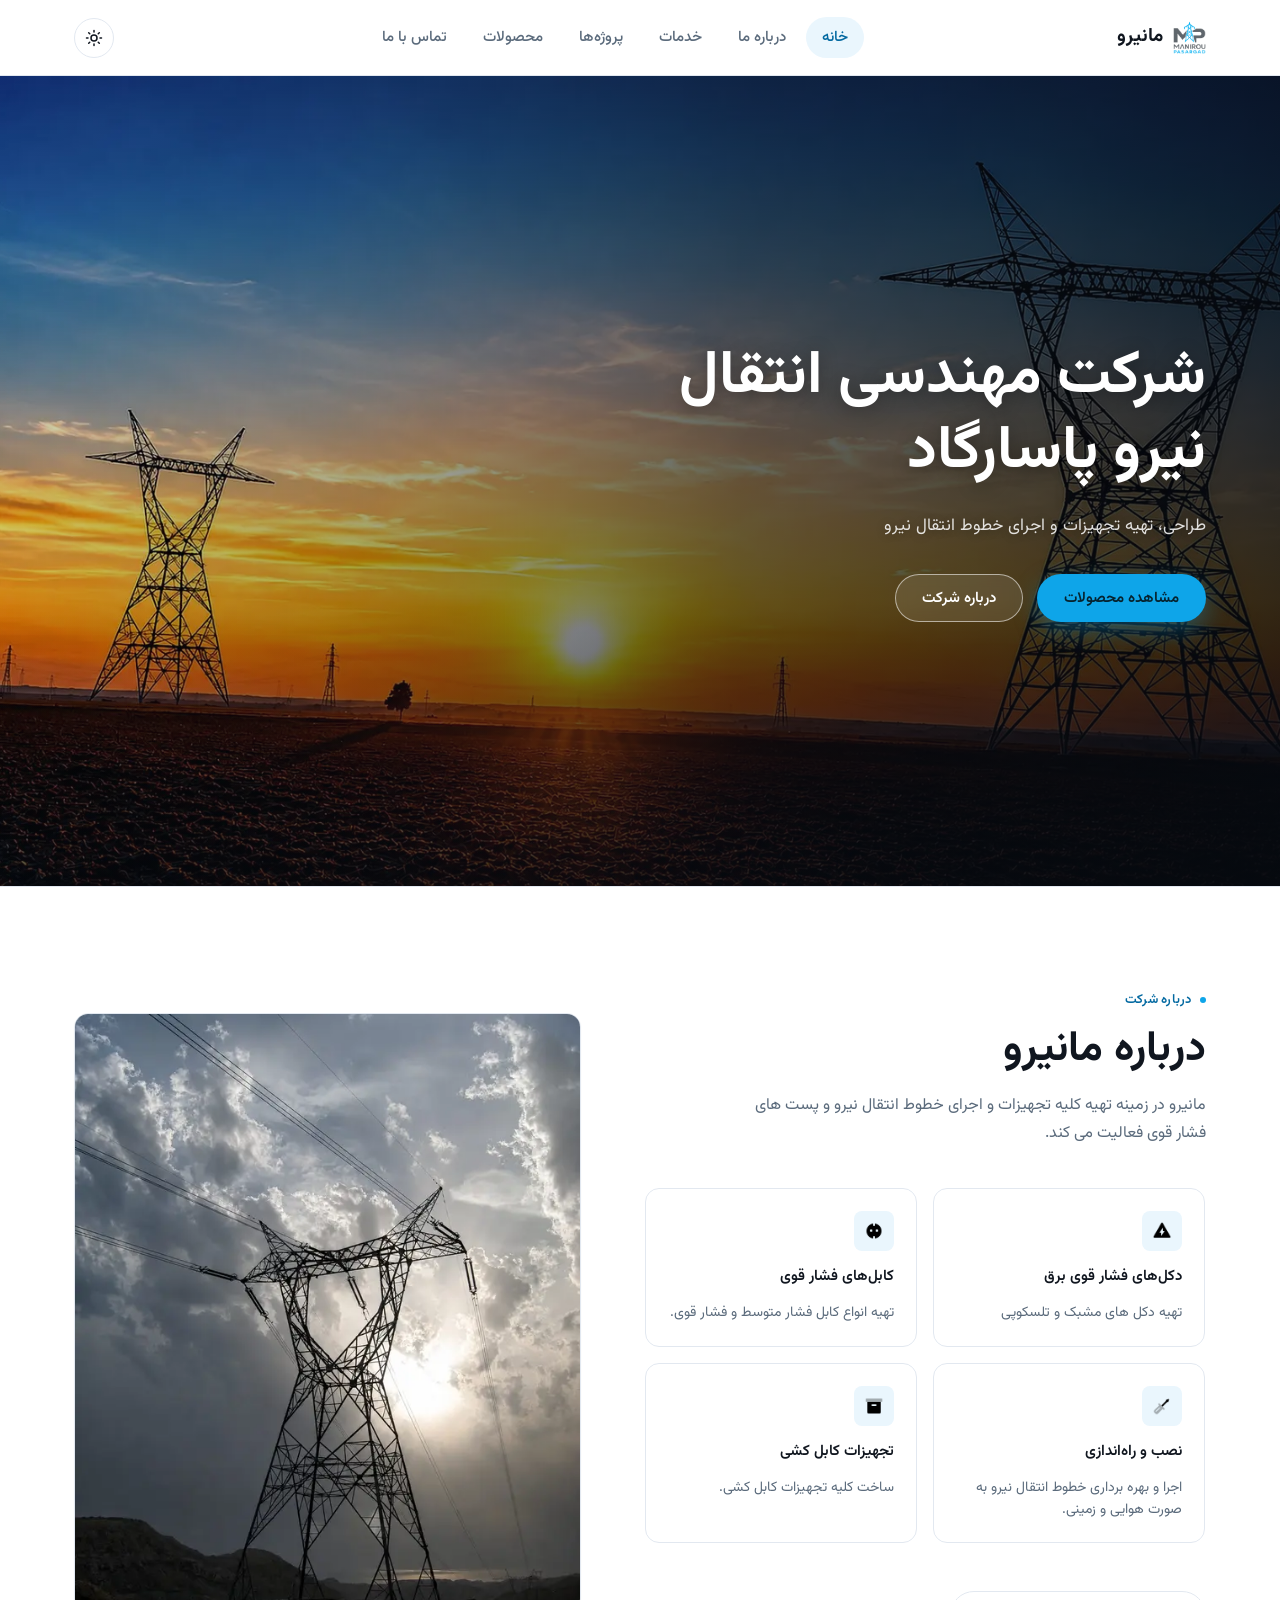
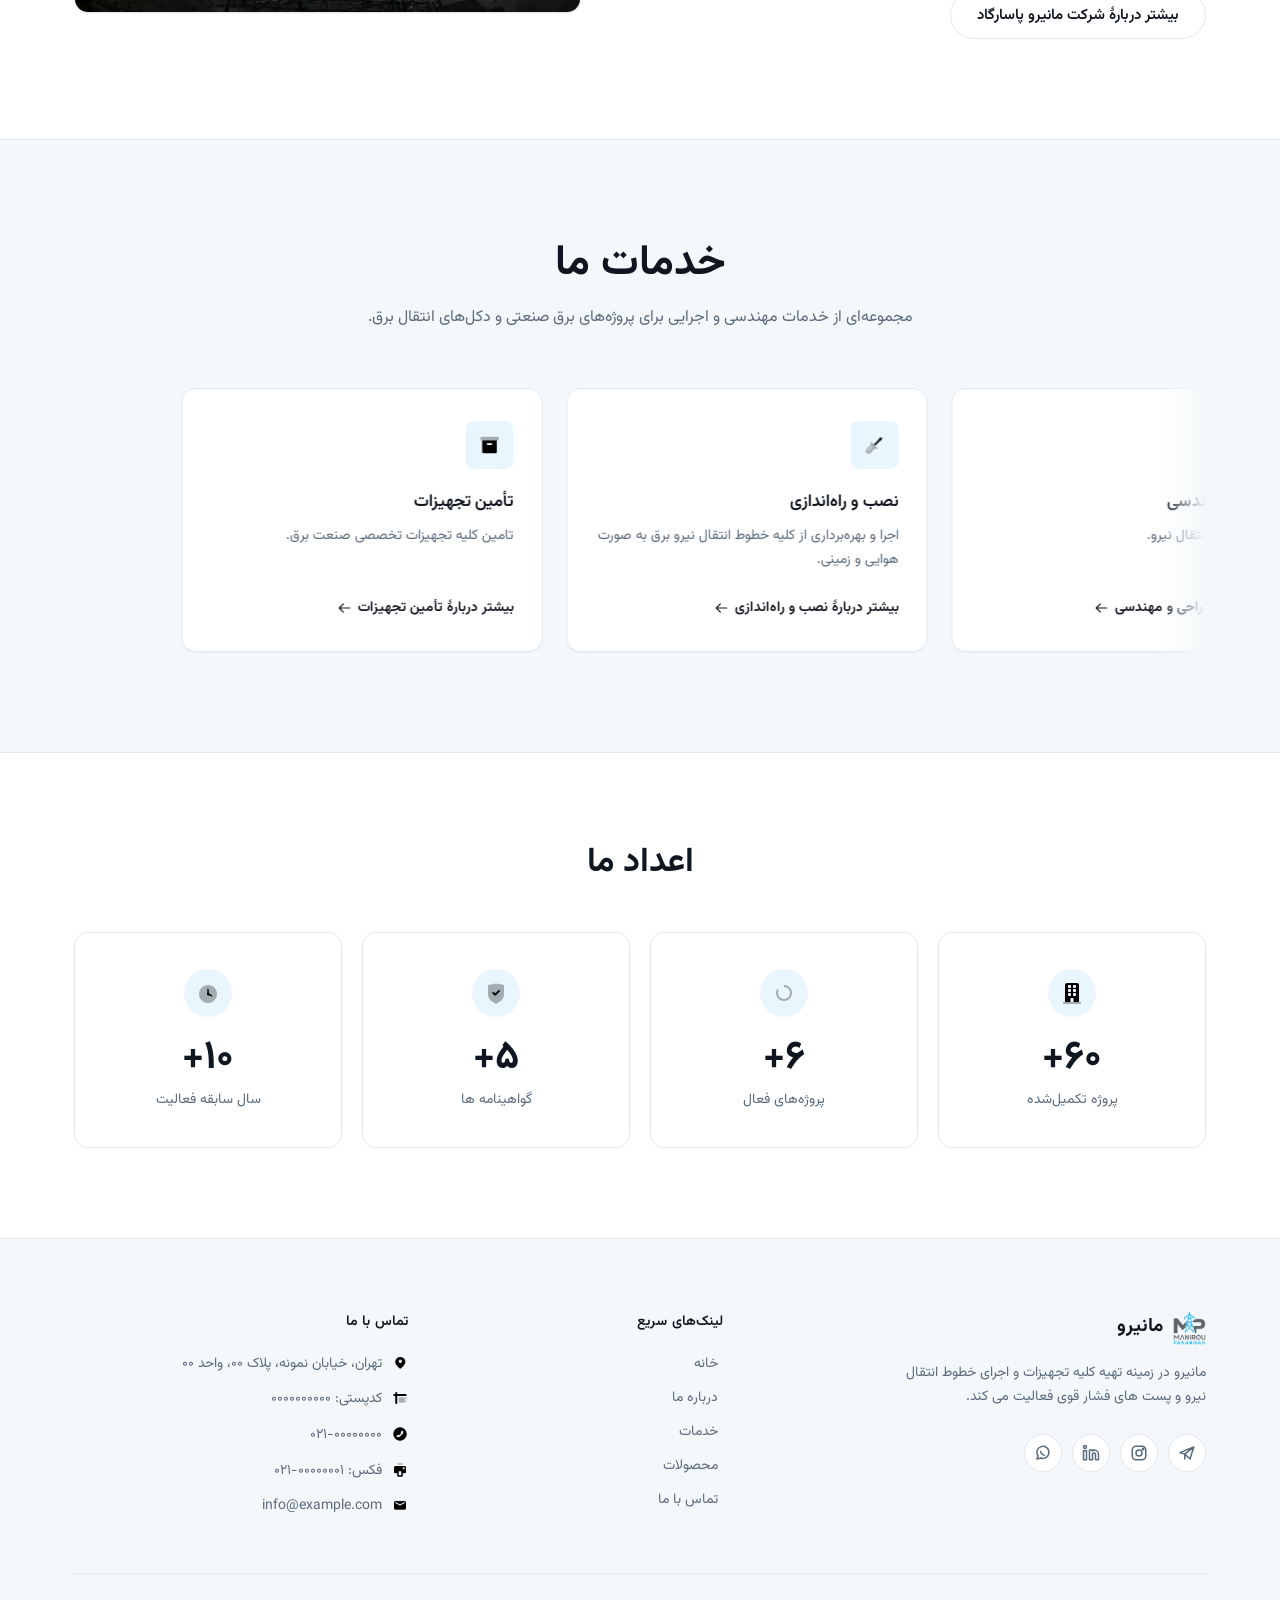
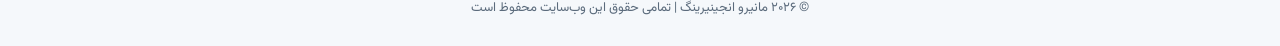
<file: index.html>
<!doctype html>
<html lang="fa" dir="rtl">
  <head>
    <meta charset="UTF-8" />
    <meta name="viewport" content="width=device-width, initial-scale=1.0" />
    <title>
      مانیرو پاسارگاد | طراحی و ساخت دکل‌های انتقال برق و تجهیزات صنعتی
    </title>
    <meta
      name="description"
      content="مانیرو پاسارگاد در طراحی، تولید و اجرای دکل‌های انتقال برق و تجهیزات صنعتی فعالیت می‌کند و راهکارهایی پایدار برای پروژه‌های زیرساختی ارائه می‌دهد."
    />
    <!-- Favicon -->
    <link rel="icon" href="assets/favicon/favicon.ico" sizes="any" />
    <link
      rel="icon"
      type="image/png"
      sizes="32x32"
      href="assets/favicon/favicon-32x32.png"
    />
    <link
      rel="icon"
      type="image/png"
      sizes="16x16"
      href="assets/favicon/favicon-16x16.png"
    />
    <link
      rel="apple-touch-icon"
      sizes="180x180"
      href="assets/favicon/apple-touch-icon.png"
    />
    <link rel="manifest" href="assets/favicon/site.webmanifest" />
    <meta name="theme-color" content="#0ea5e9" />

    <!-- Canonical — replace https://your-domain.com with the real domain before launch -->
    <link rel="canonical" href="https://manirou.com/" />

    <!-- Open Graph -->
    <meta property="og:type" content="website" />
    <meta property="og:locale" content="fa_IR" />
    <meta property="og:site_name" content="مانیرو پاسارگاد" />
    <meta
      property="og:title"
      content="مانیرو پاسارگاد | طراحی و ساخت دکل‌های انتقال برق و تجهیزات صنعتی"
    />
    <meta
      property="og:description"
      content="مانیرو پاسارگاد در طراحی، تولید و اجرای دکل‌های انتقال برق و تجهیزات صنعتی فعالیت می‌کند و راهکارهایی پایدار برای پروژه‌های زیرساختی ارائه می‌دهد."
    />
    <meta
      property="og:image"
      content="https://your-domain.com/assets/images/logo/logo.png"
    />
    <meta property="og:url" content="https://manirou.com/" />

    <!-- Twitter -->
    <meta name="twitter:card" content="summary_large_image" />
    <meta
      name="twitter:title"
      content="مانیرو پاسارگاد | طراحی و ساخت دکل‌های انتقال برق و تجهیزات صنعتی"
    />
    <meta
      name="twitter:description"
      content="مانیرو پاسارگاد در طراحی، تولید و اجرای دکل‌های انتقال برق و تجهیزات صنعتی فعالیت می‌کند و راهکارهایی پایدار برای پروژه‌های زیرساختی ارائه می‌دهد."
    />
    <meta
      name="twitter:image"
      content="https://your-domain.com/assets/images/logo/logo.png"
    />

    <!-- Preload the LCP image (hero photo) so the browser can start
         fetching it right away instead of discovering it later via CSS -->
    <link
      rel="preload"
      as="image"
      href="assets/images/hero/hero-transmission-towers-1600.jpg"
      imagesrcset="
        assets/images/hero/hero-transmission-towers-900.webp   900w,
        assets/images/hero/hero-transmission-towers-1600.webp 1600w
      "
      imagesizes="100vw"
      fetchpriority="high"
    />

    <!-- Critical, above-the-fold CSS: loaded blocking -->
    <link rel="stylesheet" href="./css/base/font.css" />
    <link rel="stylesheet" href="css/base/style.css" />
    <link rel="stylesheet" href="css/layout/header.css" />
    <link rel="stylesheet" href="css/base/responsive.css" />

    <!-- Below-the-fold CSS: loaded without blocking first render -->
    <link
      rel="preload"
      as="style"
      href="css/pages/home/about.css"
      onload="this.onload=null;this.rel='stylesheet'"
    />
    <link
      rel="preload"
      as="style"
      href="css/pages/home/services.css"
      onload="this.onload=null;this.rel='stylesheet'"
    />
    <link
      rel="preload"
      as="style"
      href="css/pages/home/stats.css"
      onload="this.onload=null;this.rel='stylesheet'"
    />
    <link
      rel="preload"
      as="style"
      href="css/layout/footer.css"
      onload="this.onload=null;this.rel='stylesheet'"
    />
    <link
      rel="preload"
      as="style"
      href="css/layout/back-to-top.css"
      onload="this.onload=null;this.rel='stylesheet'"
    />
    <noscript>
      <link rel="stylesheet" href="css/pages/home/about.css" />
      <link rel="stylesheet" href="css/pages/home/services.css" />
      <link rel="stylesheet" href="css/pages/home/stats.css" />
      <link rel="stylesheet" href="css/layout/footer.css" />
      <link rel="stylesheet" href="css/layout/back-to-top.css" />
    </noscript>

    <style>
      * {
        font-family: Vazirmatn, sans-serif;
      }
    </style>

    <!-- جلوگیری از فلش تم: قبل از رندر اولیه اعمال می‌شود -->
    <script>
      (function () {
        // تم پیش‌فرض همیشه روشن است — تنظیم تاریک/روشن سیستم کاربر
        // نادیده گرفته می‌شود. فقط زمانی تاریک می‌شود که خود کاربر
        // با دکمهٔ تغییر تم آن را انتخاب کرده باشد (ذخیره در localStorage).
        var saved = localStorage.getItem("maniro-theme");
        var theme = saved === "dark" ? "dark" : "light";
        document.documentElement.setAttribute("data-theme", theme);
      })();
    </script>
  </head>
  <body>
    <a href="#main-content" class="skip-link">رفتن به محتوای اصلی</a>

    <!-- ============ هدر: نوار ناوبری ============ -->
    <header class="site-header" id="site-header">
      <div class="navbar container">
        <a href="index.html" class="brand" aria-label="مانیرو — صفحه اصلی">
          <img
            src="assets/images/logo/logo.png"
            alt="مانیرو پاسارگاد"
            class="brand-logo"
            width="34"
            height="35"
            decoding="async"
          />
          <span class="brand-name">مانیرو</span>
        </a>

        <nav class="nav-links" id="nav-links" aria-label="ناوبری اصلی">
          <a href="index.html" class="nav-link is-active">خانه</a>
          <a href="pages/about.html" class="nav-link">درباره ما</a>
          <a href="pages/services.html" class="nav-link">خدمات</a>
          <a href="pages/gallery.html" class="nav-link">پروژه‌ها</a>
          <a href="pages/products.html" class="nav-link">محصولات</a>
          <a href="pages/contact.html" class="nav-link">تماس با ما</a>
        </nav>

        <div class="navbar-actions">
          <button
            class="theme-toggle"
            id="theme-toggle"
            type="button"
            aria-label="تغییر حالت تیره/روشن"
            aria-pressed="false"
          >
            <svg
              class="icon icon-sun"
              width="18"
              height="18"
              viewBox="0 0 24 24"
              fill="none"
              stroke="currentColor"
              stroke-width="2"
              stroke-linecap="round"
              stroke-linejoin="round"
            >
              <circle cx="12" cy="12" r="4" />
              <path
                d="M12 2v2M12 20v2M4.93 4.93l1.41 1.41M17.66 17.66l1.41 1.41M2 12h2M20 12h2M4.93 19.07l1.41-1.41M17.66 6.34l1.41-1.41"
              />
            </svg>
            <svg
              class="icon icon-moon"
              width="18"
              height="18"
              viewBox="0 0 24 24"
              fill="none"
              stroke="currentColor"
              stroke-width="2"
              stroke-linecap="round"
              stroke-linejoin="round"
            >
              <path d="M21 12.79A9 9 0 1 1 11.21 3 7 7 0 0 0 21 12.79Z" />
            </svg>
          </button>

          <button
            class="menu-toggle"
            id="menu-toggle"
            type="button"
            aria-label="باز کردن منو"
            aria-expanded="false"
            aria-controls="nav-links"
          >
            <span class="menu-bar"></span>
            <span class="menu-bar"></span>
            <span class="menu-bar"></span>
          </button>
        </div>
      </div>
    </header>

    <main id="main-content">
      <!-- ============ هیرو ============ -->
      <section class="hero" id="hero">
        <img
          class="hero-bg-img"
          src="assets/images/hero/hero-transmission-towers-1600.jpg"
          srcset="
            assets/images/hero/hero-transmission-towers-900.webp   900w,
            assets/images/hero/hero-transmission-towers-1600.webp 1600w
          "
          sizes="100vw"
          width="1600"
          height="900"
          alt=""
          fetchpriority="high"
          decoding="async"
        />
        <div class="hero-inner container">
          <div class="hero-content">
            <h1 class="hero-title">شرکت مهندسی انتقال نیرو پاسارگاد</h1>
            <p class="hero-text">
                طراحی، تهیه تجهیزات و اجرای خطوط انتقال نیرو
            </p>
            <div class="hero-actions">
              <a href="pages/products.html" class="btn btn-primary"
                >مشاهده محصولات</a
              >
              <a href="pages/about.html" class="btn btn-secondary"
                >درباره شرکت</a
              >
            </div>
          </div>
        </div>
      </section>

      <!-- ============ درباره مانیرو ============ -->
      <section class="about" id="about">
        <div class="about-inner container">
          <div class="about-content reveal">
            <p class="about-eyebrow">درباره شرکت</p>
            <h2 class="about-title">درباره مانیرو</h2>
            <p class="about-text">
              مانیرو در زمینه تهیه کلیه تجهیزات و اجرای خطوط انتقال نیرو و پست
              های فشار قوی فعالیت می کند.
            </p>

            <div class="about-features">
              <div class="feature-card reveal" style="--reveal-delay: 0s">
                <span class="feature-card-glow" aria-hidden="true"></span>
                <span class="feature-icon" aria-hidden="true">
                  <img
                    src="assets/icons/stockholm/48x48/Electric/Highvoltage.png"
                    alt=""
                    width="48"
                    height="48"
                    loading="lazy"
                    decoding="async"
                  />
                </span>
                <h3 class="feature-title">دکل‌های فشار قوی برق</h3>
                <p class="feature-text">تهیه دکل های مشبک و تلسکوپی</p>
              </div>

              <div class="feature-card reveal" style="--reveal-delay: 0.08s">
                <span class="feature-card-glow" aria-hidden="true"></span>
                <span class="feature-icon" aria-hidden="true">
                  <img
                    src="assets/icons/stockholm/48x48/Electric/Socket-eu.png"
                    alt=""
                    width="48"
                    height="48"
                    loading="lazy"
                    decoding="async"
                  />
                </span>
                <h3 class="feature-title">کابل‌های فشار قوی</h3>
                <p class="feature-text">
                  تهیه انواع کابل فشار متوسط و فشار قوی.
                </p>
              </div>

              <div class="feature-card reveal" style="--reveal-delay: 0.16s">
                <span class="feature-card-glow" aria-hidden="true"></span>
                <span class="feature-icon" aria-hidden="true">
                  <img
                    src="assets/icons/stockholm/48x48/Tools/Screwdriver.png"
                    alt=""
                    width="48"
                    height="48"
                    loading="lazy"
                    decoding="async"
                  />
                </span>
                <h3 class="feature-title">نصب و راه‌اندازی</h3>
                <p class="feature-text">
                  اجرا و بهره برداری خطوط انتقال نیرو به صورت هوایی و زمینی.
                </p>
              </div>

              <div class="feature-card reveal" style="--reveal-delay: 0.24s">
                <span class="feature-card-glow" aria-hidden="true"></span>
                <span class="feature-icon" aria-hidden="true">
                  <img
                    src="assets/icons/stockholm/48x48/Home/Box.png"
                    alt=""
                    width="48"
                    height="48"
                    loading="lazy"
                    decoding="async"
                  />
                </span>
                <h3 class="feature-title">تجهیزات کابل کشی</h3>
                <p class="feature-text">ساخت کلیه تجهیزات کابل کشی.</p>
              </div>
            </div>

            <a href="pages/about.html" class="btn btn-secondary about-cta"
              >بیشتر دربارهٔ شرکت مانیرو پاسارگاد</a
            >
          </div>

          <div class="about-visual reveal" style="--reveal-delay: 0.1s">
            <img
              src="assets/images/hero/about-tower-silhouette-1000.jpg"
              srcset="
                assets/images/hero/about-tower-silhouette-600.webp   600w,
                assets/images/hero/about-tower-silhouette-1000.webp 1000w
              "
              sizes="(max-width: 960px) 420px, 500px"
              alt="دکل انتقال نیرو"
              class="about-image"
              width="1000"
              height="600"
              loading="lazy"
              decoding="async"
            />
          </div>
        </div>
      </section>

      <!-- ============ خدمات ما ============ -->
      <section class="services" id="services">
        <div class="services-inner container">
          <div class="services-header reveal">
            <h2 class="services-title">خدمات ما</h2>
            <p class="services-subtitle">
                مجموعه‌ای از خدمات مهندسی و اجرایی برای پروژه‌های برق صنعتی و دکل‌های انتقال برق.
            </p>
          </div>

          <div class="services-slider" id="servicesSlider">
            <div class="services-track" id="servicesTrack">
              <article class="service-card reveal" style="--reveal-delay: 0s">
                <span class="service-icon" aria-hidden="true">
                  <img
                    src="assets/icons/stockholm/48x48/Design/Pen%26ruller.png"
                    alt=""
                    width="48"
                    height="48"
                    loading="lazy"
                    decoding="async"
                  />
                </span>
                <h3 class="service-title">طراحی و مهندسی</h3>
                <p class="service-text">طراحی خطوط انتقال نیرو.</p>
                <a href="pages/services.html" class="service-link">
                  بیشتر دربارهٔ طراحی و مهندسی
                  <svg
                    width="14"
                    height="14"
                    viewBox="0 0 24 24"
                    fill="none"
                    stroke="currentColor"
                    stroke-width="2"
                    stroke-linecap="round"
                    stroke-linejoin="round"
                  >
                    <path d="M14 5 21 12 14 19M21 12H3" />
                  </svg>
                </a>
              </article>

              <article
                class="service-card reveal"
                style="--reveal-delay: 0.06s"
              >
                <span class="service-icon" aria-hidden="true">
                  <img
                    src="assets/icons/stockholm/48x48/Tools/Screwdriver.png"
                    alt=""
                    width="48"
                    height="48"
                    loading="lazy"
                    decoding="async"
                  />
                </span>
                <h3 class="service-title">نصب و راه‌اندازی</h3>
                <p class="service-text">
                  اجرا و بهره‌برداری از کلیه خطوط انتقال نیرو برق به صورت هوایی
                  و زمینی.
                </p>
                <a href="pages/services.html" class="service-link">
                  بیشتر دربارهٔ نصب و راه‌اندازی
                  <svg
                    width="14"
                    height="14"
                    viewBox="0 0 24 24"
                    fill="none"
                    stroke="currentColor"
                    stroke-width="2"
                    stroke-linecap="round"
                    stroke-linejoin="round"
                  >
                    <path d="M14 5 21 12 14 19M21 12H3" />
                  </svg>
                </a>
              </article>

              <article
                class="service-card reveal"
                style="--reveal-delay: 0.12s"
              >
                <span class="service-icon" aria-hidden="true">
                  <img
                    src="assets/icons/stockholm/48x48/Home/Box.png"
                    alt=""
                    width="48"
                    height="48"
                    loading="lazy"
                    decoding="async"
                  />
                </span>
                <h3 class="service-title">تأمین تجهیزات</h3>
                <p class="service-text">تامین کلیه تجهیزات تخصصی صنعت برق.</p>
                <a href="pages/services.html" class="service-link">
                  بیشتر دربارهٔ تأمین تجهیزات
                  <svg
                    width="14"
                    height="14"
                    viewBox="0 0 24 24"
                    fill="none"
                    stroke="currentColor"
                    stroke-width="2"
                    stroke-linecap="round"
                    stroke-linejoin="round"
                  >
                    <path d="M14 5 21 12 14 19M21 12H3" />
                  </svg>
                </a>
              </article>

              <article
                class="service-card reveal"
                style="--reveal-delay: 0.18s"
              >
                <span class="service-icon" aria-hidden="true">
                  <img
                    src="assets/icons/stockholm/48x48/Code/Question-circle.png"
                    alt=""
                    width="48"
                    height="48"
                    loading="lazy"
                    decoding="async"
                  />
                </span>
                <h3 class="service-title">مشاوره فنی</h3>
                <p class="service-text">
                    ارائه راهکار های تخصصی جهت اجرای بهینه خطوط انتقال نیرو.
                </p>
                <a href="pages/services.html" class="service-link">
                  بیشتر دربارهٔ مشاوره فنی
                  <svg
                    width="14"
                    height="14"
                    viewBox="0 0 24 24"
                    fill="none"
                    stroke="currentColor"
                    stroke-width="2"
                    stroke-linecap="round"
                    stroke-linejoin="round"
                  >
                    <path d="M14 5 21 12 14 19M21 12H3" />
                  </svg>
                </a>
              </article>
            </div>
          </div>
        </div>
      </section>

      <!-- ============ آمار و ارقام ============ -->
      <section class="stats" id="stats">
        <div class="stats-inner container">
          <h2 class="stats-title">اعداد ما</h2>

          <div class="stats-grid">
            <div class="stat-card">
              <span class="stat-icon" aria-hidden="true">
                <img
                  src="assets/icons/stockholm/48x48/Home/Building.png"
                  alt=""
                  width="48"
                  height="48"
                  loading="lazy"
                  decoding="async"
                />
              </span>
              <span class="stat-number">60+</span>
              <span class="stat-label">پروژه تکمیل‌شده</span>
            </div>

            <div class="stat-card">
              <span class="stat-icon" aria-hidden="true">
                <img
                  src="assets/icons/stockholm/48x48/Code/Loading.png"
                  alt=""
                  width="48"
                  height="48"
                  loading="lazy"
                  decoding="async"
                />
              </span>
              <span class="stat-number">6+</span>
              <span class="stat-label">پروژه‌های فعال</span>
            </div>

            <div class="stat-card">
              <span class="stat-icon" aria-hidden="true">
                <img
                  src="assets/icons/stockholm/48x48/General/Shield-check.png"
                  alt=""
                  width="48"
                  height="48"
                  loading="lazy"
                  decoding="async"
                />
              </span>
              <span class="stat-number">5+</span>
              <span class="stat-label">گواهینامه ها</span>
            </div>

            <div class="stat-card">
              <span class="stat-icon" aria-hidden="true">
                <img
                  src="assets/icons/stockholm/48x48/Home/Clock.png"
                  alt=""
                  width="48"
                  height="48"
                  loading="lazy"
                  decoding="async"
                />
              </span>
              <span class="stat-number">10+</span>
              <span class="stat-label">سال سابقه فعالیت</span>
            </div>
          </div>
        </div>
      </section>
    </main>

    <!-- ============ فوتر ============ -->
    <footer class="site-footer">
      <div class="footer-inner container">
        <div class="footer-top">
          <div class="footer-brand">
            <a
              href="index.html"
              class="brand footer-logo"
              aria-label="مانیرو — صفحه اصلی"
            >
              <img
                src="assets/images/logo/logo.png"
                alt="مانیرو پاسارگاد"
                class="brand-logo"
                width="34"
                height="35"
                decoding="async"
              />
              <span class="brand-name">مانیرو</span>
            </a>
            <p class="footer-text">
              مانیرو در زمینه تهیه کلیه تجهیزات و اجرای خطوط انتقال نیرو و پست
              های فشار قوی فعالیت می کند.
            </p>

            <div class="footer-social">
              <a href="#" class="social-link" aria-label="تلگرام">
                <svg
                  width="18"
                  height="18"
                  viewBox="0 0 24 24"
                  fill="none"
                  stroke="currentColor"
                  stroke-width="2"
                  stroke-linecap="round"
                  stroke-linejoin="round"
                >
                  <path
                    d="M21 4 2.5 11.5 9 13.5m12-9.5L16 20l-7-6.5m12-9.5L9 13.5m0 0v6.5"
                  />
                </svg>
              </a>
              <a href="#" class="social-link" aria-label="اینستاگرام">
                <svg
                  width="18"
                  height="18"
                  viewBox="0 0 24 24"
                  fill="none"
                  stroke="currentColor"
                  stroke-width="2"
                  stroke-linecap="round"
                  stroke-linejoin="round"
                >
                  <rect x="3" y="3" width="18" height="18" rx="5" />
                  <circle cx="12" cy="12" r="4" />
                  <circle cx="17.5" cy="6.5" r="1" />
                </svg>
              </a>
              <a href="#" class="social-link" aria-label="لینکدین">
                <svg
                  width="18"
                  height="18"
                  viewBox="0 0 24 24"
                  fill="none"
                  stroke="currentColor"
                  stroke-width="2"
                  stroke-linecap="round"
                  stroke-linejoin="round"
                >
                  <path
                    d="M16 8a6 6 0 0 1 6 6v7h-4v-7a2 2 0 0 0-4 0v7h-4v-13h4v1.3A5.98 5.98 0 0 1 16 8Z"
                  />
                  <rect x="2" y="9" width="4" height="12" />
                  <circle cx="4" cy="4" r="2" />
                </svg>
              </a>
              <a href="#" class="social-link" aria-label="واتساپ">
                <svg
                  width="18"
                  height="18"
                  viewBox="0 0 24 24"
                  fill="none"
                  stroke="currentColor"
                  stroke-width="2"
                  stroke-linecap="round"
                  stroke-linejoin="round"
                >
                  <path d="M4 20l1.4-4.2A8 8 0 1 1 9 18.6L4 20Z" />
                  <path d="M9 10c0 2.5 2.5 5 5 5" />
                </svg>
              </a>
            </div>
          </div>

          <div class="footer-links">
            <h3 class="footer-heading">لینک‌های سریع</h3>
            <nav class="footer-nav" aria-label="لینک‌های سریع">
              <a href="index.html" class="footer-link">خانه</a>
              <a href="pages/about.html" class="footer-link">درباره ما</a>
              <a href="pages/services.html" class="footer-link">خدمات</a>
              <a href="pages/products.html" class="footer-link">محصولات</a>
              <a href="pages/contact.html" class="footer-link">تماس با ما</a>
            </nav>
          </div>

          <div class="footer-contact">
            <h3 class="footer-heading">تماس با ما</h3>
            <ul class="footer-contact-list">
              <li>
                <img
                  src="assets/icons/stockholm/48x48/Map/Marker%231.png"
                  alt=""
                  width="48"
                  height="48"
                  aria-hidden="true"
                  loading="lazy"
                  decoding="async"
                />
                <span
                  >تهران، خیابان نمونه، پلاک ۰۰، واحد ۰۰</span
                >
              </li>
              <li>
                <img
                  src="assets/icons/stockholm/48x48/Home/Mailbox.png"
                  alt=""
                  width="48"
                  height="48"
                  aria-hidden="true"
                  loading="lazy"
                  decoding="async"
                />
                <span>کدپستی: ۰۰۰۰۰۰۰۰۰۰</span>
              </li>
              <li>
                <img
                  src="assets/icons/stockholm/48x48/Communication/Call.png"
                  alt=""
                  width="48"
                  height="48"
                  aria-hidden="true"
                  loading="lazy"
                  decoding="async"
                />
                <span dir="ltr">021-00000000</span>
              </li>
              <li>
                <img
                  src="assets/icons/stockholm/48x48/Devices/Printer.png"
                  alt=""
                  width="48"
                  height="48"
                  aria-hidden="true"
                  loading="lazy"
                  decoding="async"
                />
                <span dir="ltr">021-00000001 :فکس</span>
              </li>
              <li>
                <img
                  src="assets/icons/stockholm/48x48/Communication/Mail.png"
                  alt=""
                  width="48"
                  height="48"
                  aria-hidden="true"
                  loading="lazy"
                  decoding="async"
                />
                <span dir="ltr">info@example.com</span>
              </li>
            </ul>
          </div>
        </div>

        <div class="footer-bottom">
          <p class="footer-copyright">
            © ۲۰۲۶ مانیرو انجینیرینگ | تمامی حقوق این وب‌سایت محفوظ است
          </p>
        </div>
      </div>
    </footer>

    <!-- ============ دکمه بازگشت به بالا ============ -->
    <button
      type="button"
      id="backToTop"
      class="back-to-top"
      aria-label="بازگشت به بالای صفحه"
    >
      <svg
        width="20"
        height="20"
        viewBox="0 0 24 24"
        fill="none"
        stroke="currentColor"
        stroke-width="2"
        stroke-linecap="round"
        stroke-linejoin="round"
        aria-hidden="true"
      >
        <path d="M12 19V5" />
        <path d="M5 12l7-7 7 7" />
      </svg>
    </button>

    <script src="js/base/smooth-scroll.js"></script>
    <script src="js/base/back-to-top.js"></script>
    <script src="js/base/menu.js"></script>
    <script src="js/base/infinity-slider.js"></script>
    <script src="js/base/scroll-reveal.js"></script>
  </body>
</html>
</file>
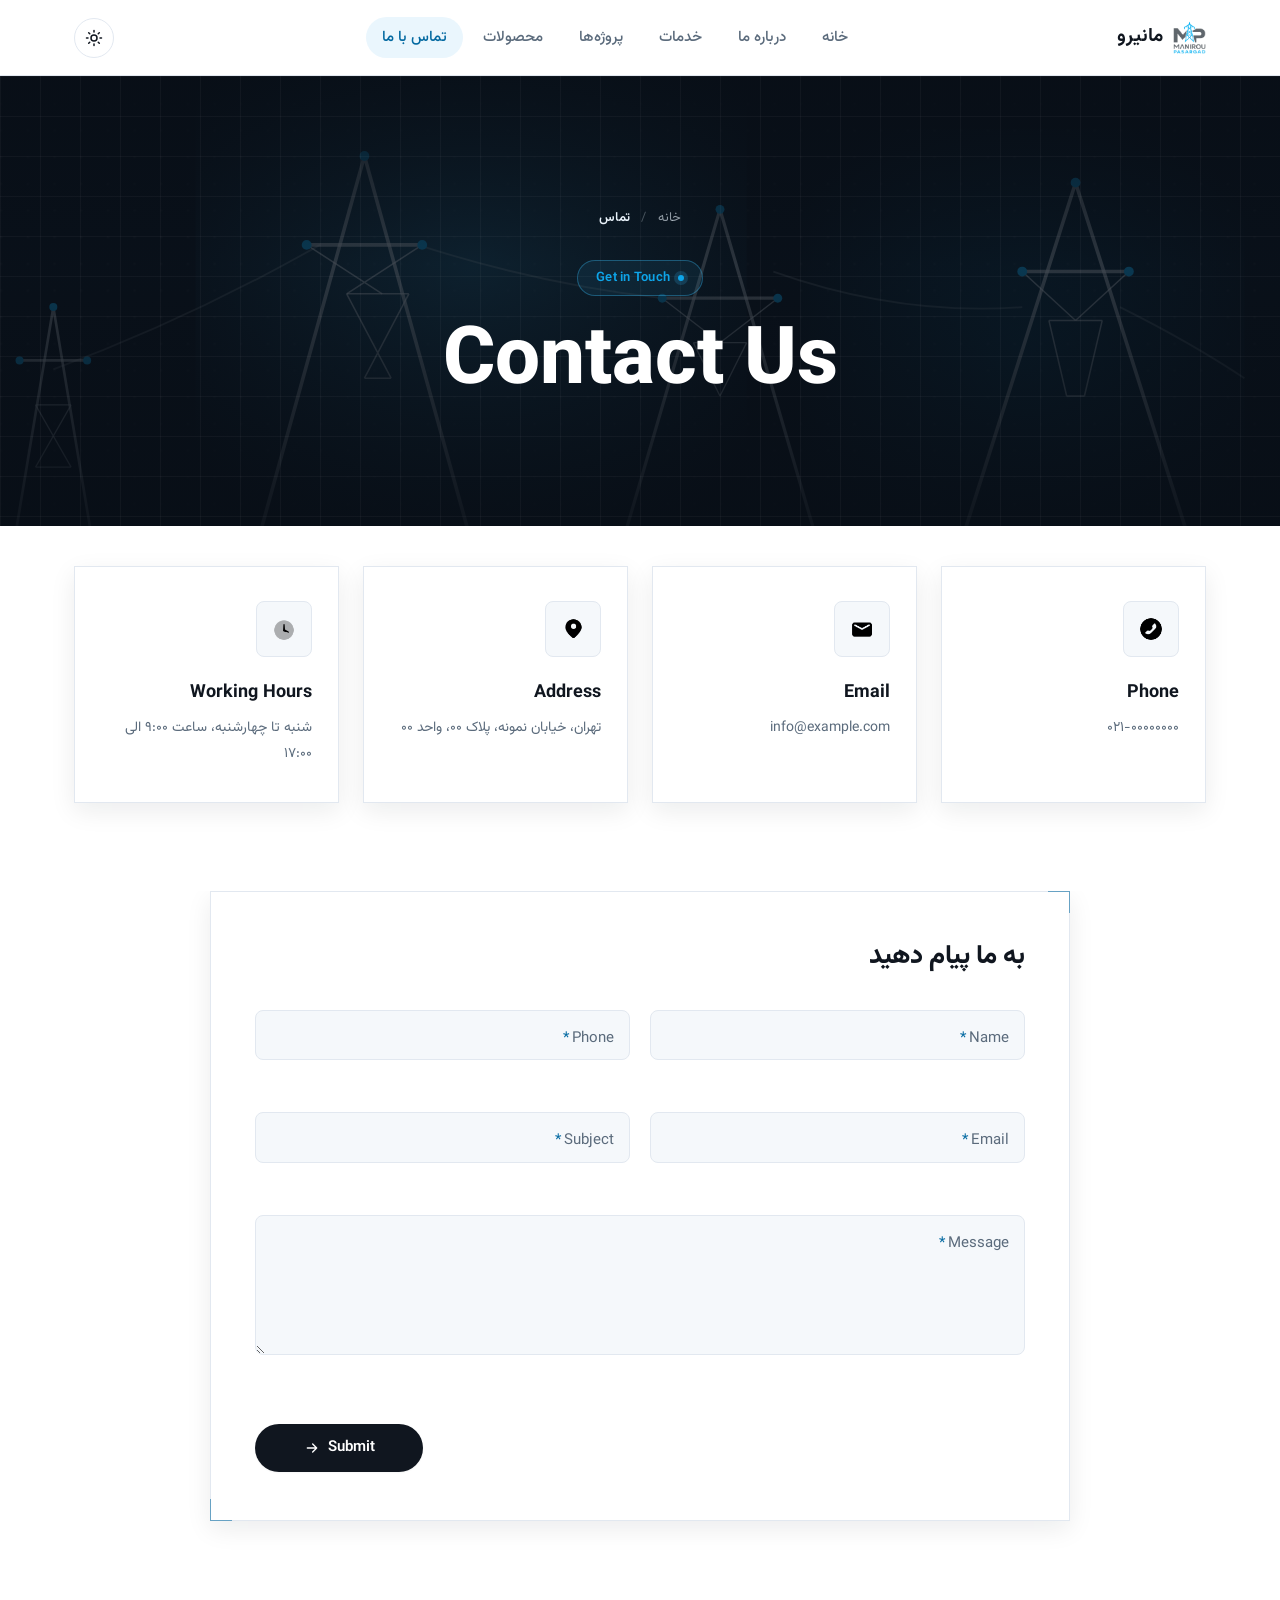
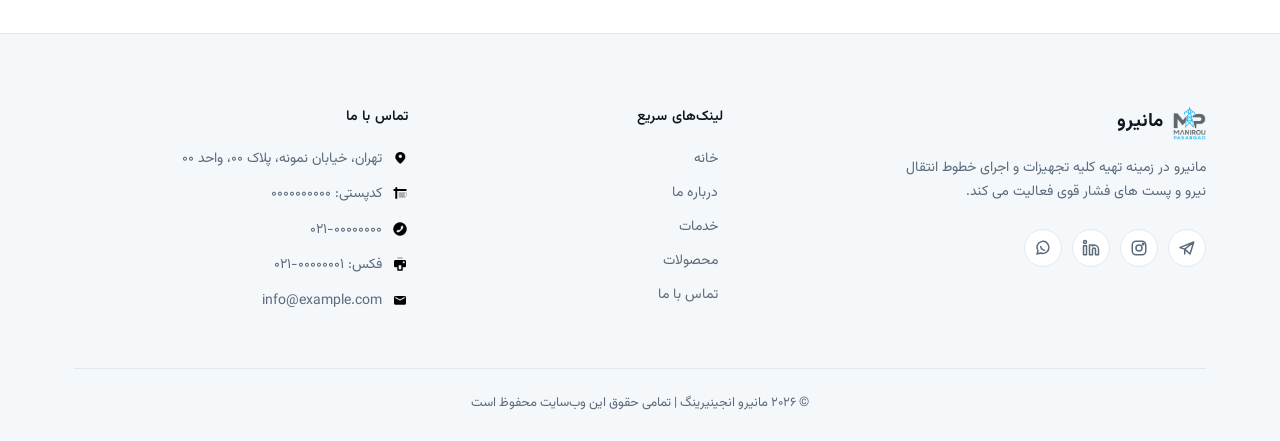
<file: pages/contact.html>
<!doctype html>
<html lang="fa" dir="rtl">
  <head>
    <meta charset="UTF-8" />
    <meta name="viewport" content="width=device-width, initial-scale=1.0" />
    <title>تماس با ما | مانیرو پاسارگاد</title>
    <meta
      name="description"
      content="راه‌های ارتباط با مانیرو پاسارگاد؛ آدرس، شماره تماس و فرم ارسال پیام برای پروژه‌های صنعتی و برق."
    />

    <!-- Favicon -->
    <link rel="icon" href="../assets/favicon/favicon.ico" sizes="any" />
    <link
      rel="icon"
      type="image/png"
      sizes="32x32"
      href="../assets/favicon/favicon-32x32.png"
    />
    <link
      rel="icon"
      type="image/png"
      sizes="16x16"
      href="../assets/favicon/favicon-16x16.png"
    />
    <link
      rel="apple-touch-icon"
      sizes="180x180"
      href="../assets/favicon/apple-touch-icon.png"
    />
    <link rel="manifest" href="../assets/favicon/site.webmanifest" />
    <meta name="theme-color" content="#0ea5e9" />

    <!-- Canonical — replace https://your-domain.com with the real domain before launch -->
    <link rel="canonical" href="https://your-domain.com/pages/contact.html" />

    <!-- Open Graph -->
    <meta property="og:type" content="website" />
    <meta property="og:locale" content="fa_IR" />
    <meta property="og:site_name" content="مانیرو پاسارگاد" />
    <meta property="og:title" content="تماس با ما | مانیرو پاسارگاد" />
    <meta
      property="og:description"
      content="راه‌های ارتباط با مانیرو پاسارگاد؛ آدرس، شماره تماس و فرم ارسال پیام برای پروژه‌های صنعتی و برق."
    />
    <meta
      property="og:image"
      content="https://your-domain.com/assets/images/logo/logo.png"
    />
    <meta
      property="og:url"
      content="https://your-domain.com/pages/contact.html"
    />

    <!-- Twitter -->
    <meta name="twitter:card" content="summary_large_image" />
    <meta name="twitter:title" content="تماس با ما | مانیرو پاسارگاد" />
    <meta
      name="twitter:description"
      content="راه‌های ارتباط با مانیرو پاسارگاد؛ آدرس، شماره تماس و فرم ارسال پیام برای پروژه‌های صنعتی و برق."
    />
    <meta
      name="twitter:image"
      content="https://your-domain.com/assets/images/logo/logo.png"
    />

    <link rel="stylesheet" href="../css/base/font.css" />
    <link rel="stylesheet" href="../css/base/style.css" />
    <link rel="stylesheet" href="../css/layout/header.css" />
    <link rel="stylesheet" href="../css/pages/contact/contact-hero.css" />
    <link rel="stylesheet" href="../css/pages/contact/contact-info.css" />
    <link rel="stylesheet" href="../css/pages/contact/contact-form.css" />
    <link rel="stylesheet" href="../css/base/reveal.css" />
    <link rel="stylesheet" href="../css/base/responsive.css" />
    <link rel="stylesheet" href="../css/layout/footer.css" />
    <link rel="stylesheet" href="../css/layout/back-to-top.css" />

    <style>
      * {
        font-family: Vazirmatn, sans-serif;
      }
    </style>

    <script>
      (function () {
        // تم پیش‌فرض همیشه روشن است — تنظیم تاریک/روشن سیستم کاربر
        // نادیده گرفته می‌شود. فقط زمانی تاریک می‌شود که خود کاربر
        // با دکمهٔ تغییر تم آن را انتخاب کرده باشد (ذخیره در localStorage).
        var saved = localStorage.getItem("maniro-theme");
        var theme = saved === "dark" ? "dark" : "light";
        document.documentElement.setAttribute("data-theme", theme);
      })();
    </script>
  </head>
  <body>
    <a href="#main-content" class="skip-link">رفتن به محتوای اصلی</a>

    <header class="site-header" id="site-header">
      <div class="navbar container">
        <a href="../index.html" class="brand" aria-label="مانیرو — صفحه اصلی">
          <img
            src="../assets/images/logo/logo.png"
            alt="مانیرو پاسارگاد"
            class="brand-logo"
            width="34"
            height="35"
            decoding="async"
          />
          <span class="brand-name">مانیرو</span>
        </a>

        <nav class="nav-links" id="nav-links" aria-label="ناوبری اصلی">
          <a href="../index.html" class="nav-link">خانه</a>
          <a href="about.html" class="nav-link">درباره ما</a>
          <a href="services.html" class="nav-link">خدمات</a>
          <a href="gallery.html" class="nav-link">پروژه‌ها</a>
          <a href="products.html" class="nav-link">محصولات</a>
          <a href="contact.html" class="nav-link is-active">تماس با ما</a>
        </nav>

        <div class="navbar-actions">
          <button
            class="theme-toggle"
            id="theme-toggle"
            type="button"
            aria-label="تغییر حالت تیره/روشن"
            aria-pressed="false"
          >
            <svg
              class="icon icon-sun"
              width="18"
              height="18"
              viewBox="0 0 24 24"
              fill="none"
              stroke="currentColor"
              stroke-width="2"
              stroke-linecap="round"
              stroke-linejoin="round"
            >
              <circle cx="12" cy="12" r="4" />
              <path
                d="M12 2v2M12 20v2M4.93 4.93l1.41 1.41M17.66 17.66l1.41 1.41M2 12h2M20 12h2M4.93 19.07l1.41-1.41M17.66 6.34l1.41-1.41"
              />
            </svg>
            <svg
              class="icon icon-moon"
              width="18"
              height="18"
              viewBox="0 0 24 24"
              fill="none"
              stroke="currentColor"
              stroke-width="2"
              stroke-linecap="round"
              stroke-linejoin="round"
            >
              <path d="M21 12.79A9 9 0 1 1 11.21 3 7 7 0 0 0 21 12.79Z" />
            </svg>
          </button>

          <button
            class="menu-toggle"
            id="menu-toggle"
            type="button"
            aria-label="باز کردن منو"
            aria-expanded="false"
            aria-controls="nav-links"
          >
            <span class="menu-bar"></span>
            <span class="menu-bar"></span>
            <span class="menu-bar"></span>
          </button>
        </div>
      </div>
    </header>

    <main id="main-content">
      <!-- ============ Contact / Hero ============ -->
      <section class="contact-hero" id="contact-hero">
        <svg
          class="contact-hero-bg"
          preserveAspectRatio="xMidYMid slice"
          viewBox="0 0 1440 620"
          xmlns="http://www.w3.org/2000/svg"
          aria-hidden="true"
        >
          <defs>
            <pattern
              id="contactPylonGrid"
              width="30"
              height="30"
              patternUnits="userSpaceOnUse"
            >
              <circle cx="1.4" cy="1.4" r="1.4" class="pylon-grid" />
            </pattern>
            <radialGradient id="contactGlowA" cx="50%" cy="35%" r="60%">
              <stop offset="0%" stop-color="#38bdf8" stop-opacity="0.35" />
              <stop offset="100%" stop-color="#38bdf8" stop-opacity="0" />
            </radialGradient>
            <radialGradient id="contactGlowB" cx="50%" cy="50%" r="60%">
              <stop offset="0%" stop-color="#0ea5e9" stop-opacity="0.22" />
              <stop offset="100%" stop-color="#0ea5e9" stop-opacity="0" />
            </radialGradient>
          </defs>

          <!-- بک‌گراند بلوپرینت -->
          <rect x="0" y="0" width="1440" height="620" fill="#0b1622" />
          <rect
            x="0"
            y="0"
            width="1440"
            height="620"
            fill="url(#contactPylonGrid)"
          />

          <!-- درخشش نرم پشت دکل‌ها -->
          <rect x="220" y="0" width="620" height="620" class="pylon-glow-a" />
          <rect x="900" y="60" width="500" height="500" class="pylon-glow-b" />

          <!-- خط زمین -->
          <line
            x1="0"
            y1="560"
            x2="1440"
            y2="560"
            class="pylon-line"
            stroke-width="1.5"
            stroke-opacity="0.18"
          />

          <!-- کابل‌های آویزان بین دکل‌ها -->
          <path
            d="M60 330 Q210 275 360 190"
            class="pylon-cable"
            stroke-width="2"
            fill="none"
          />
          <path
            d="M470 190 Q610 235 745 250"
            class="pylon-cable"
            stroke-width="2"
            fill="none"
          />
          <path
            d="M870 220 Q1010 270 1150 260"
            class="pylon-cable"
            stroke-width="2"
            fill="none"
          />
          <path
            d="M1260 260 Q1340 300 1400 340"
            class="pylon-cable"
            stroke-width="2"
            fill="none"
          />

          <!-- دکل ۱ - سمت راست تصویر -->
          <g>
            <path
              d="M60 260 L10 560 M60 260 L110 560"
              class="pylon-line"
              stroke-width="3"
              stroke-linecap="round"
              fill="none"
            />
            <path
              d="M22 320 L98 320"
              class="pylon-line"
              stroke-width="3"
              stroke-linecap="round"
              fill="none"
            />
            <path
              d="M40 370 L80 440 M80 370 L40 440 M40 370 L80 370 M40 440 L80 440"
              class="pylon-line"
              stroke-width="1.4"
              stroke-opacity="0.55"
              fill="none"
            />
            <circle cx="60" cy="260" r="4.5" class="pylon-node" />
            <circle cx="22" cy="320" r="4.5" class="pylon-node" />
            <circle cx="98" cy="320" r="4.5" class="pylon-node" />
          </g>

          <!-- دکل ۲ بزرگ - نزدیک به وسط -->
          <g>
            <path
              d="M410 90 L280 560 M410 90 L540 560"
              class="pylon-line"
              stroke-width="4"
              stroke-linecap="round"
              fill="none"
            />
            <path
              d="M345 190 L475 190"
              class="pylon-line"
              stroke-width="4"
              stroke-linecap="round"
              fill="none"
            />
            <path
              d="M345 190 L430 245 M475 190 L390 245"
              class="pylon-line"
              stroke-width="1.7"
              stroke-opacity="0.55"
              fill="none"
            />
            <path
              d="M390 245 L460 245 M390 245 L440 340 M460 245 L410 340 M410 340 L440 340"
              class="pylon-line"
              stroke-width="1.7"
              stroke-opacity="0.55"
              fill="none"
            />
            <circle cx="410" cy="90" r="5.5" class="pylon-node" />
            <circle cx="345" cy="190" r="5.5" class="pylon-node" />
            <circle cx="475" cy="190" r="5.5" class="pylon-node" />
          </g>

          <!-- دکل ۳ متوسط -->
          <g>
            <path
              d="M810 150 L690 560 M810 150 L930 560"
              class="pylon-line"
              stroke-width="3.6"
              stroke-linecap="round"
              fill="none"
            />
            <path
              d="M745 250 L875 250"
              class="pylon-line"
              stroke-width="3.6"
              stroke-linecap="round"
              fill="none"
            />
            <path
              d="M745 250 L810 300 M875 250 L810 300 M780 300 L840 300 M780 300 L810 360 M840 300 L810 360"
              class="pylon-line"
              stroke-width="1.5"
              stroke-opacity="0.55"
              fill="none"
            />
            <circle cx="810" cy="150" r="5" class="pylon-node" />
            <circle cx="745" cy="250" r="5" class="pylon-node" />
            <circle cx="875" cy="250" r="5" class="pylon-node" />
          </g>

          <!-- دکل ۴ بزرگ - سمت چپ تصویر -->
          <g>
            <path
              d="M1210 120 L1070 560 M1210 120 L1350 560"
              class="pylon-line"
              stroke-width="4"
              stroke-linecap="round"
              fill="none"
            />
            <path
              d="M1150 220 L1270 220"
              class="pylon-line"
              stroke-width="4"
              stroke-linecap="round"
              fill="none"
            />
            <path
              d="M1150 220 L1210 275 M1270 220 L1210 275"
              class="pylon-line"
              stroke-width="1.7"
              stroke-opacity="0.55"
              fill="none"
            />
            <path
              d="M1180 275 L1240 275 M1180 275 L1200 360 M1240 275 L1220 360 M1200 360 L1220 360"
              class="pylon-line"
              stroke-width="1.7"
              stroke-opacity="0.55"
              fill="none"
            />
            <circle cx="1210" cy="120" r="5.5" class="pylon-node" />
            <circle cx="1150" cy="220" r="5.5" class="pylon-node" />
            <circle cx="1270" cy="220" r="5.5" class="pylon-node" />
          </g>
        </svg>

        <div class="contact-hero-inner container">
          <nav class="breadcrumb" aria-label="Breadcrumb">
            <a href="../index.html">خانه</a>
            <span class="breadcrumb-sep" aria-hidden="true">/</span>
            <span class="breadcrumb-current" aria-current="page">تماس</span>
          </nav>

          <div class="contact-hero-header reveal">
            <span class="contact-hero-eyebrow">Get in Touch</span>
            <h1 class="contact-hero-title">Contact Us</h1>
          </div>
        </div>
      </section>

      <!-- ============ Contact / Info Cards ============ -->
      <section class="contact-info-section" id="contact-info">
        <div class="container">
          <h2 class="visually-hidden">اطلاعات تماس</h2>
          <div class="contact-info-grid">
            <!-- 1. Phone -->
            <article
              class="contact-info-card reveal"
              style="--reveal-delay: 0s"
            >
              <span class="contact-info-icon" aria-hidden="true">
                <img
                  src="../assets/icons/stockholm/48x48/Communication/Call.png"
                  alt="icon"
                />
              </span>
              <h3 class="contact-info-title">Phone</h3>
              <p class="contact-info-text" dir="ltr">
                <a class="contact-info-link" href="tel:+982100000000"
                  >021-00000000</a
                >
              </p>
            </article>

            <!-- 2. Email -->
            <article
              class="contact-info-card reveal"
              style="--reveal-delay: 0.08s"
            >
              <span class="contact-info-icon" aria-hidden="true">
                <img
                  src="../assets/icons/stockholm/48x48/Communication/Mail.png"
                  alt="icon"
                />
              </span>
              <h3 class="contact-info-title">Email</h3>
              <p class="contact-info-text" dir="ltr">
                <a class="contact-info-link" href="mailto:info@example.com"
                  >info@example.com</a
                >
              </p>
            </article>

            <!-- 3. Address -->
            <article
              class="contact-info-card reveal"
              style="--reveal-delay: 0.16s"
            >
              <span class="contact-info-icon" aria-hidden="true">
                <img
                  src="../assets/icons/stockholm/48x48/Map/Marker%231.png"
                  alt=""
                />
              </span>
              <h3 class="contact-info-title">Address</h3>
              <p class="contact-info-text">
                تهران، خیابان نمونه، پلاک ۰۰، واحد ۰۰
              </p>
            </article>

            <!-- 4. Working Hours -->
            <article
              class="contact-info-card reveal"
              style="--reveal-delay: 0.24s"
            >
              <span class="contact-info-icon" aria-hidden="true">
                <img
                  src="../assets/icons/stockholm/48x48/Home/Clock.png"
                  alt="icon"
                />
              </span>
              <h3 class="contact-info-title">Working Hours</h3>
              <p class="contact-info-text">
                شنبه تا چهارشنبه، ساعت 9:00 الی 17:00
              </p>
            </article>
          </div>
        </div>
      </section>

      <!-- ============ Contact / Form ============ -->
      <section class="contact-form-section" id="contact-form-section">
        <div class="container">
          <div class="contact-form-card reveal">
            <div class="contact-form-head">
              <h2 class="contact-form-title">به ما پیام دهید</h2>
            </div>

            <form class="contact-form" id="contact-form" novalidate>
              <!-- Web3Forms — no backend needed. Submissions are emailed
                   straight to the address verified on this access key, up
                   to 250/month free. To point this at a different inbox,
                   create a new key at https://app.web3forms.com and swap
                   the value below.
                   (Not naming this "subject" — that name is already used
                   by the visible Subject field below, and Web3Forms uses
                   whichever "subject" value shows up in the form data as
                   the outgoing email's subject line, which is exactly
                   what we want here.) -->
              <input
                type="hidden"
                name="access_key"
                value="YOUR_WEB3FORMS_ACCESS_KEY"
              />
              <input
                type="checkbox"
                name="botcheck"
                class="contact-form-botcheck"
                tabindex="-1"
                autocomplete="off"
              />

              <!-- Name -->
              <div class="form-field">
                <input
                  type="text"
                  id="cf-name"
                  name="name"
                  placeholder=" "
                  required
                  minlength="2"
                  autocomplete="name"
                  aria-describedby="cf-name-error"
                />
                <label for="cf-name">Name</label>
                <span
                  class="field-error"
                  id="cf-name-error"
                  role="alert"
                ></span>
              </div>

              <!-- Phone -->
              <div class="form-field">
                <input
                  type="tel"
                  id="cf-phone"
                  name="phone"
                  placeholder=" "
                  required
                  dir="ltr"
                  autocomplete="tel"
                  aria-describedby="cf-phone-error"
                />
                <label for="cf-phone">Phone</label>
                <span
                  class="field-error"
                  id="cf-phone-error"
                  role="alert"
                ></span>
              </div>

              <!-- Email -->
              <div class="form-field">
                <input
                  type="email"
                  id="cf-email"
                  name="email"
                  placeholder=" "
                  required
                  dir="ltr"
                  autocomplete="email"
                  aria-describedby="cf-email-error"
                />
                <label for="cf-email">Email</label>
                <span
                  class="field-error"
                  id="cf-email-error"
                  role="alert"
                ></span>
              </div>

              <!-- Subject -->
              <div class="form-field">
                <input
                  type="text"
                  id="cf-subject"
                  name="subject"
                  placeholder=" "
                  required
                  minlength="3"
                  autocomplete="off"
                  aria-describedby="cf-subject-error"
                />
                <label for="cf-subject">Subject</label>
                <span
                  class="field-error"
                  id="cf-subject-error"
                  role="alert"
                ></span>
              </div>

              <!-- Message -->
              <div class="form-field form-field--full">
                <textarea
                  id="cf-message"
                  name="message"
                  placeholder=" "
                  required
                  minlength="10"
                  autocomplete="off"
                  aria-describedby="cf-message-error"
                ></textarea>
                <label for="cf-message">Message</label>
                <span
                  class="field-error"
                  id="cf-message-error"
                  role="alert"
                ></span>
              </div>

              <!-- Submit -->
              <div class="contact-form-submit">
                <span
                  class="form-status"
                  id="contact-form-status"
                  role="status"
                  aria-live="polite"
                ></span>
                <button type="submit" class="btn btn-primary">
                  Submit
                  <svg
                    aria-hidden="true"
                    viewBox="0 0 24 24"
                    fill="none"
                    stroke="currentColor"
                    stroke-width="2"
                    stroke-linecap="round"
                    stroke-linejoin="round"
                  >
                    <path d="M5 12h14M13 6l6 6-6 6" />
                  </svg>
                </button>
              </div>
            </form>
          </div>
        </div>
      </section>
    </main>

    <!-- ============ فوتر ============ -->
    <footer class="site-footer">
      <div class="footer-inner container">
        <div class="footer-top">
          <div class="footer-brand">
            <a
              href="../index.html"
              class="brand footer-logo"
              aria-label="مانیرو — صفحه اصلی"
            >
              <img
                src="../assets/images/logo/logo.png"
                alt="مانیرو پاسارگاد"
                class="brand-logo"
                width="34"
                height="35"
                decoding="async"
              />
              <span class="brand-name">مانیرو</span>
            </a>
            <p class="footer-text">
                مانیرو در زمینه تهیه کلیه تجهیزات و اجرای خطوط انتقال نیرو و پست های فشار قوی فعالیت می کند.
            </p>

            <div class="footer-social">
              <a href="#" class="social-link" aria-label="تلگرام">
                <svg
                  width="18"
                  height="18"
                  viewBox="0 0 24 24"
                  fill="none"
                  stroke="currentColor"
                  stroke-width="2"
                  stroke-linecap="round"
                  stroke-linejoin="round"
                >
                  <path
                    d="M21 4 2.5 11.5 9 13.5m12-9.5L16 20l-7-6.5m12-9.5L9 13.5m0 0v6.5"
                  />
                </svg>
              </a>
              <a href="#" class="social-link" aria-label="اینستاگرام">
                <svg
                  width="18"
                  height="18"
                  viewBox="0 0 24 24"
                  fill="none"
                  stroke="currentColor"
                  stroke-width="2"
                  stroke-linecap="round"
                  stroke-linejoin="round"
                >
                  <rect x="3" y="3" width="18" height="18" rx="5" />
                  <circle cx="12" cy="12" r="4" />
                  <circle cx="17.5" cy="6.5" r="1" />
                </svg>
              </a>
              <a href="#" class="social-link" aria-label="لینکدین">
                <svg
                  width="18"
                  height="18"
                  viewBox="0 0 24 24"
                  fill="none"
                  stroke="currentColor"
                  stroke-width="2"
                  stroke-linecap="round"
                  stroke-linejoin="round"
                >
                  <path
                    d="M16 8a6 6 0 0 1 6 6v7h-4v-7a2 2 0 0 0-4 0v7h-4v-13h4v1.3A5.98 5.98 0 0 1 16 8Z"
                  />
                  <rect x="2" y="9" width="4" height="12" />
                  <circle cx="4" cy="4" r="2" />
                </svg>
              </a>
              <a href="#" class="social-link" aria-label="واتساپ">
                <svg
                  width="18"
                  height="18"
                  viewBox="0 0 24 24"
                  fill="none"
                  stroke="currentColor"
                  stroke-width="2"
                  stroke-linecap="round"
                  stroke-linejoin="round"
                >
                  <path d="M4 20l1.4-4.2A8 8 0 1 1 9 18.6L4 20Z" />
                  <path d="M9 10c0 2.5 2.5 5 5 5" />
                </svg>
              </a>
            </div>
          </div>

          <div class="footer-links">
            <h3 class="footer-heading">لینک‌های سریع</h3>
            <nav class="footer-nav" aria-label="لینک‌های سریع">
              <a href="../index.html" class="footer-link">خانه</a>
              <a href="about.html" class="footer-link">درباره ما</a>
              <a href="services.html" class="footer-link">خدمات</a>
              <a href="products.html" class="footer-link">محصولات</a>
              <a href="contact.html" class="footer-link">تماس با ما</a>
            </nav>
          </div>

          <div class="footer-contact">
            <h3 class="footer-heading">تماس با ما</h3>
            <ul class="footer-contact-list">
              <li>
                <img
                  src="../assets/icons/stockholm/48x48/Map/Marker%231.png"
                  alt=""
                  aria-hidden="true"
                  loading="lazy"
                  decoding="async"
                />
                <span
                  >تهران، خیابان نمونه، پلاک ۰۰، واحد ۰۰</span
                >
              </li>
              <li>
                <img
                  src="../assets/icons/stockholm/48x48/Home/Mailbox.png"
                  alt=""
                  aria-hidden="true"
                  loading="lazy"
                  decoding="async"
                />
                <span>کدپستی: ۰۰۰۰۰۰۰۰۰۰</span>
              </li>
              <li>
                <img
                  src="../assets/icons/stockholm/48x48/Communication/Call.png"
                  alt=""
                  aria-hidden="true"
                  loading="lazy"
                  decoding="async"
                />
                <span dir="ltr">021-00000000</span>
              </li>
              <li>
                <img
                  src="../assets/icons/stockholm/48x48/Devices/Printer.png"
                  alt=""
                  aria-hidden="true"
                  loading="lazy"
                  decoding="async"
                />
                <span dir="ltr">021-00000001 :فکس</span>
              </li>
              <li>
                <img
                  src="../assets/icons/stockholm/48x48/Communication/Mail.png"
                  alt=""
                  aria-hidden="true"
                  loading="lazy"
                  decoding="async"
                />
                <span dir="ltr">info@example.com</span>
              </li>
            </ul>
          </div>
        </div>

        <div class="footer-bottom">
          <p class="footer-copyright">
            © ۲۰۲۶ مانیرو انجینیرینگ | تمامی حقوق این وب‌سایت محفوظ است
          </p>
        </div>
      </div>
    </footer>

    <!-- ============ دکمه بازگشت به بالا ============ -->
    <button
      type="button"
      id="backToTop"
      class="back-to-top"
      aria-label="بازگشت به بالای صفحه"
    >
      <svg
        width="20"
        height="20"
        viewBox="0 0 24 24"
        fill="none"
        stroke="currentColor"
        stroke-width="2"
        stroke-linecap="round"
        stroke-linejoin="round"
        aria-hidden="true"
      >
        <path d="M12 19V5" />
        <path d="M5 12l7-7 7 7" />
      </svg>
    </button>
    <script src="../js/base/smooth-scroll.js"></script>
    <script src="../js/base/back-to-top.js"></script>
    <script src="../js/base/menu.js"></script>
    <script src="../js/base/scroll-reveal.js"></script>
    <script src="../js/pages/contact/contact-form.js"></script>
  </body>
</html>
</file>
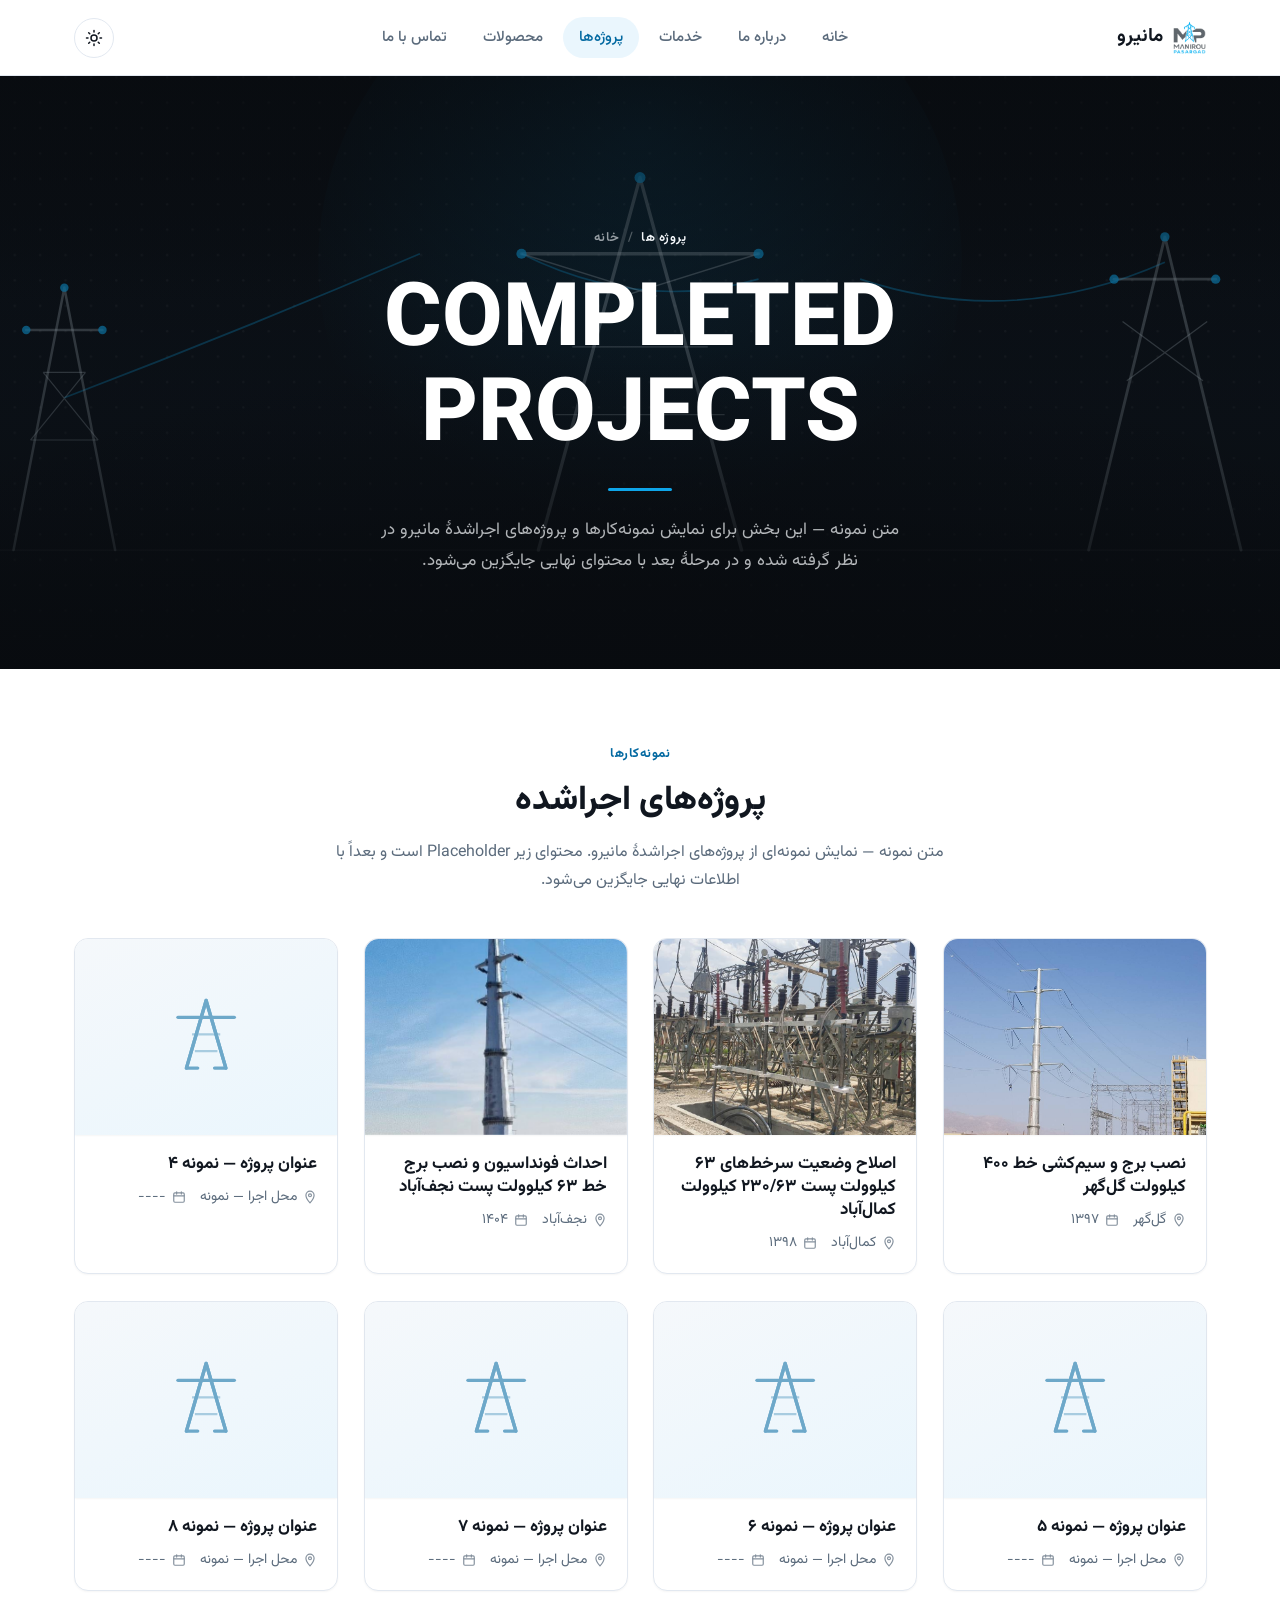
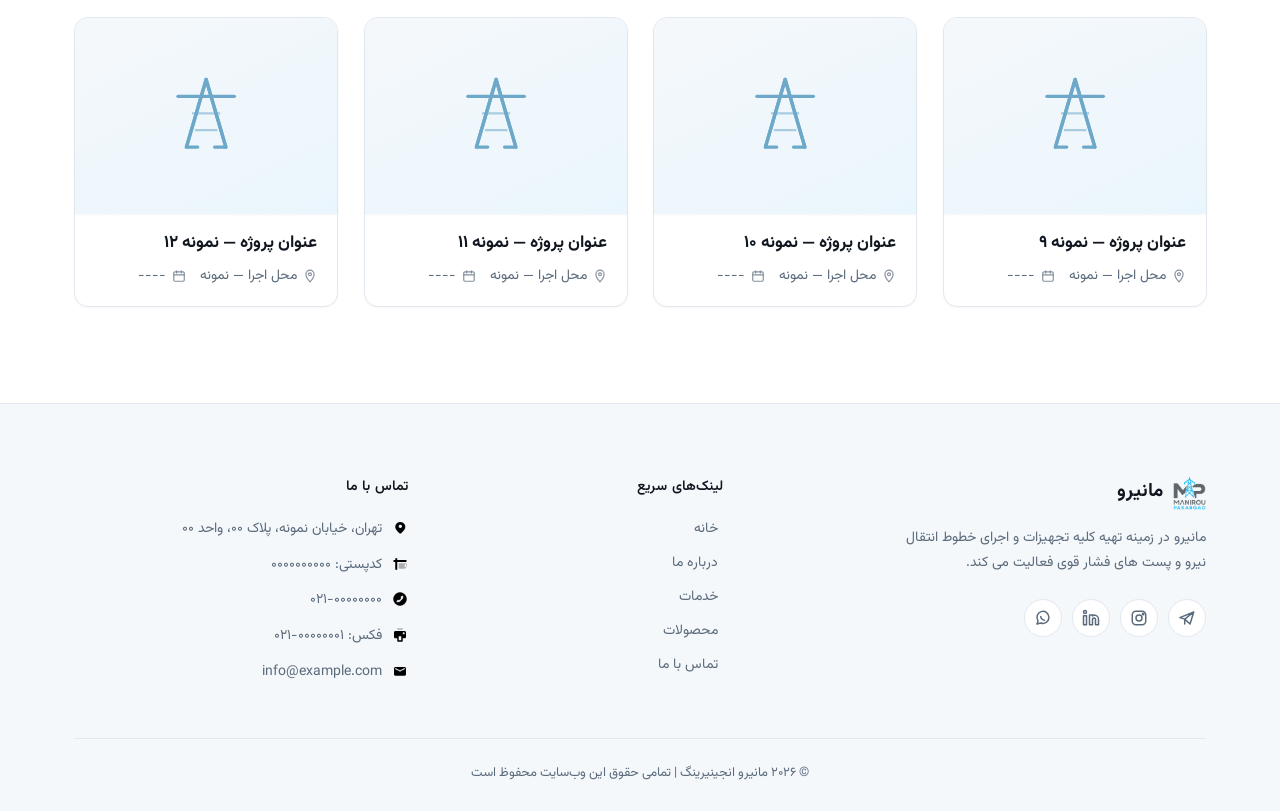
<file: pages/gallery.html>
<!doctype html>
<html lang="fa" dir="rtl">
  <head>
    <meta charset="UTF-8" />
    <meta name="viewport" content="width=device-width, initial-scale=1.0" />
    <title>نمونه‌کارها و پروژه‌ها | مانیرو پاسارگاد</title>
    <meta
      name="description"
      content="مروری بر پروژه‌های اجراشده مانیرو پاسارگاد در زمینه دکل‌های انتقال برق و تجهیزات صنعتی."
    />

    <!-- Favicon -->
    <link rel="icon" href="../assets/favicon/favicon.ico" sizes="any" />
    <link
      rel="icon"
      type="image/png"
      sizes="32x32"
      href="../assets/favicon/favicon-32x32.png"
    />
    <link
      rel="icon"
      type="image/png"
      sizes="16x16"
      href="../assets/favicon/favicon-16x16.png"
    />
    <link
      rel="apple-touch-icon"
      sizes="180x180"
      href="../assets/favicon/apple-touch-icon.png"
    />
    <link rel="manifest" href="../assets/favicon/site.webmanifest" />
    <meta name="theme-color" content="#0ea5e9" />

    <!-- Canonical — replace https://your-domain.com with the real domain before launch -->
    <link rel="canonical" href="https://your-domain.com/pages/gallery.html" />

    <!-- Open Graph -->
    <meta property="og:type" content="website" />
    <meta property="og:locale" content="fa_IR" />
    <meta property="og:site_name" content="مانیرو پاسارگاد" />
    <meta
      property="og:title"
      content="نمونه‌کارها و پروژه‌ها | مانیرو پاسارگاد"
    />
    <meta
      property="og:description"
      content="مروری بر پروژه‌های اجراشده مانیرو پاسارگاد در زمینه دکل‌های انتقال برق و تجهیزات صنعتی."
    />
    <meta
      property="og:image"
      content="https://your-domain.com/assets/images/logo/logo.png"
    />
    <meta
      property="og:url"
      content="https://your-domain.com/pages/gallery.html"
    />

    <!-- Twitter -->
    <meta name="twitter:card" content="summary_large_image" />
    <meta
      name="twitter:title"
      content="نمونه‌کارها و پروژه‌ها | مانیرو پاسارگاد"
    />
    <meta
      name="twitter:description"
      content="مروری بر پروژه‌های اجراشده مانیرو پاسارگاد در زمینه دکل‌های انتقال برق و تجهیزات صنعتی."
    />
    <meta
      name="twitter:image"
      content="https://your-domain.com/assets/images/logo/logo.png"
    />

    <link rel="stylesheet" href="../css/base/font.css" />
    <link rel="stylesheet" href="../css/base/style.css" />
    <link rel="stylesheet" href="../css/layout/header.css" />
    <link rel="stylesheet" href="../css/pages/gallery/projects-hero.css" />
    <link rel="stylesheet" href="../css/pages/gallery/projects-gallery.css" />
    <link rel="stylesheet" href="../css/base/reveal.css" />
    <link rel="stylesheet" href="../css/base/responsive.css" />
    <link rel="stylesheet" href="../css/layout/footer.css" />
    <link rel="stylesheet" href="../css/layout/back-to-top.css" />

    <style>
      * {
        font-family: Vazirmatn, sans-serif;
      }
    </style>

    <script>
      (function () {
        // تم پیش‌فرض همیشه روشن است — تنظیم تاریک/روشن سیستم کاربر
        // نادیده گرفته می‌شود. فقط زمانی تاریک می‌شود که خود کاربر
        // با دکمهٔ تغییر تم آن را انتخاب کرده باشد (ذخیره در localStorage).
        var saved = localStorage.getItem("maniro-theme");
        var theme = saved === "dark" ? "dark" : "light";
        document.documentElement.setAttribute("data-theme", theme);
      })();
    </script>
  </head>
  <body>
    <a href="#main-content" class="skip-link">رفتن به محتوای اصلی</a>

    <header class="site-header" id="site-header">
      <div class="navbar container">
        <a href="../index.html" class="brand" aria-label="مانیرو — صفحه اصلی">
          <img
            src="../assets/images/logo/logo.png"
            alt="مانیرو پاسارگاد"
            class="brand-logo"
            loading="lazy"
            width="34"
            height="35"
            decoding="async"
          />
          <span class="brand-name">مانیرو</span>
        </a>

        <nav class="nav-links" id="nav-links" aria-label="ناوبری اصلی">
          <a href="../index.html" class="nav-link">خانه</a>
          <a href="about.html" class="nav-link">درباره ما</a>
          <a href="services.html" class="nav-link">خدمات</a>
          <a href="gallery.html" class="nav-link is-active">پروژه‌ها</a>
          <a href="products.html" class="nav-link">محصولات</a>
          <a href="contact.html" class="nav-link">تماس با ما</a>
        </nav>

        <div class="navbar-actions">
          <button
            class="theme-toggle"
            id="theme-toggle"
            type="button"
            aria-label="تغییر حالت تیره/روشن"
            aria-pressed="false"
          >
            <svg
              class="icon icon-sun"
              width="18"
              height="18"
              viewBox="0 0 24 24"
              fill="none"
              stroke="currentColor"
              stroke-width="2"
              stroke-linecap="round"
              stroke-linejoin="round"
            >
              <circle cx="12" cy="12" r="4" />
              <path
                d="M12 2v2M12 20v2M4.93 4.93l1.41 1.41M17.66 17.66l1.41 1.41M2 12h2M20 12h2M4.93 19.07l1.41-1.41M17.66 6.34l1.41-1.41"
              />
            </svg>
            <svg
              class="icon icon-moon"
              width="18"
              height="18"
              viewBox="0 0 24 24"
              fill="none"
              stroke="currentColor"
              stroke-width="2"
              stroke-linecap="round"
              stroke-linejoin="round"
            >
              <path d="M21 12.79A9 9 0 1 1 11.21 3 7 7 0 0 0 21 12.79Z" />
            </svg>
          </button>

          <button
            class="menu-toggle"
            id="menu-toggle"
            type="button"
            aria-label="باز کردن منو"
            aria-expanded="false"
            aria-controls="nav-links"
          >
            <span class="menu-bar"></span>
            <span class="menu-bar"></span>
            <span class="menu-bar"></span>
          </button>
        </div>
      </div>
    </header>

    <main id="main-content">
      <!-- ============ Projects / Hero ============ -->
      <section class="projects-hero" id="projects-hero">
        <div class="projects-hero-bg" aria-hidden="true">
          <svg
            viewBox="0 0 1600 700"
            preserveAspectRatio="xMidYMax slice"
            xmlns="http://www.w3.org/2000/svg"
          >
            <defs>
              <pattern
                id="projGrid"
                width="30"
                height="30"
                patternUnits="userSpaceOnUse"
              >
                <circle cx="1.4" cy="1.4" r="1.4" class="grid-dot" />
              </pattern>
              <radialGradient id="projGlow" cx="50%" cy="30%" r="60%">
                <stop
                  offset="0%"
                  stop-color="var(--color-sky)"
                  stop-opacity="0.35"
                />
                <stop
                  offset="100%"
                  stop-color="var(--color-sky)"
                  stop-opacity="0"
                />
              </radialGradient>
            </defs>

            <!-- بلوپرینت پس‌زمینه -->
            <rect x="0" y="0" width="1600" height="700" fill="url(#projGrid)" />

            <!-- درخشش نرم -->
            <circle
              cx="800"
              cy="220"
              r="380"
              class="glow"
              fill="url(#projGlow)"
            />

            <!-- خط افق -->
            <line
              x1="0"
              y1="560"
              x2="1600"
              y2="560"
              class="horizon-line"
              stroke-width="1.5"
            />

            <!-- کابل‌های آویزان بین دکل‌ها -->
            <path
              d="M120 380 Q330 300 540 210"
              class="pylon-cable"
              stroke-width="2"
              fill="none"
            />
            <path
              d="M660 210 Q800 280 940 240"
              class="pylon-cable"
              stroke-width="2"
              fill="none"
            />
            <path
              d="M1060 240 Q1240 300 1420 220"
              class="pylon-cable"
              stroke-width="2"
              fill="none"
            />

            <!-- دکل ۱ -->
            <g>
              <path
                d="M120 250 L60 560 M120 250 L180 560"
                class="pylon-line"
                stroke-width="3"
                stroke-linecap="round"
                fill="none"
              />
              <path
                d="M75 300 L165 300"
                class="pylon-line"
                stroke-width="3"
                stroke-linecap="round"
                fill="none"
              />
              <path
                d="M95 350 L160 430 M145 350 L80 430 M95 350 L145 350 M80 430 L160 430"
                class="pylon-line"
                stroke-width="1.4"
                stroke-opacity="0.5"
                fill="none"
              />
              <circle cx="120" cy="250" r="5" class="pylon-node" />
              <circle cx="75" cy="300" r="5" class="pylon-node" />
              <circle cx="165" cy="300" r="5" class="pylon-node" />
            </g>

            <!-- دکل ۲ (بزرگ‌ترین، مرکزی) -->
            <g>
              <path
                d="M800 120 L680 560 M800 120 L920 560"
                class="pylon-line"
                stroke-width="4"
                stroke-linecap="round"
                fill="none"
              />
              <path
                d="M660 210 L940 210"
                class="pylon-line"
                stroke-width="4"
                stroke-linecap="round"
                fill="none"
              />
              <path
                d="M660 210 L820 260 M940 210 L780 260"
                class="pylon-line"
                stroke-width="1.8"
                stroke-opacity="0.5"
                fill="none"
              />
              <path
                d="M720 320 L880 320 M700 400 L900 400"
                class="pylon-line"
                stroke-width="1.6"
                stroke-opacity="0.4"
                fill="none"
              />
              <circle cx="800" cy="120" r="6.5" class="pylon-node" />
              <circle cx="660" cy="210" r="6" class="pylon-node" />
              <circle cx="940" cy="210" r="6" class="pylon-node" />
            </g>

            <!-- دکل ۳ -->
            <g>
              <path
                d="M1420 190 L1330 560 M1420 190 L1510 560"
                class="pylon-line"
                stroke-width="3.4"
                stroke-linecap="round"
                fill="none"
              />
              <path
                d="M1360 240 L1480 240"
                class="pylon-line"
                stroke-width="3.4"
                stroke-linecap="round"
                fill="none"
              />
              <path
                d="M1370 290 L1465 360 M1470 290 L1375 360"
                class="pylon-line"
                stroke-width="1.5"
                stroke-opacity="0.5"
                fill="none"
              />
              <circle cx="1420" cy="190" r="5.5" class="pylon-node" />
              <circle cx="1360" cy="240" r="5.5" class="pylon-node" />
              <circle cx="1480" cy="240" r="5.5" class="pylon-node" />
            </g>
          </svg>
        </div>

        <div class="projects-hero-inner container">
          <nav class="breadcrumb" aria-label="Breadcrumb" dir="ltr">
            <a href="../index.html">خانه</a>
            <span class="breadcrumb-sep" aria-hidden="true">/</span>
            <span class="breadcrumb-current" aria-current="page">پروژه ها</span>
          </nav>

          <div class="projects-hero-header reveal">
            <h1 class="projects-hero-title" dir="ltr">Completed Projects</h1>
            <div class="projects-hero-rule" aria-hidden="true"></div>
            <p class="projects-hero-text">
              متن نمونه — این بخش برای نمایش نمونه‌کارها و پروژه‌های اجرا‌شدهٔ
              مانیرو در نظر گرفته شده و در مرحلهٔ بعد با محتوای نهایی جایگزین
              می‌شود.
            </p>
          </div>
        </div>
      </section>

      <!-- ============ Projects / Gallery ============ -->
      <!-- Static, front-end only — 8 fixed placeholder cards, not wired to any backend. -->
      <section class="projects-gallery" id="projects-gallery">
        <div class="projects-gallery-inner container">
          <div class="projects-gallery-header reveal">
            <span class="projects-gallery-eyebrow">نمونه‌کارها</span>
            <h2 class="projects-gallery-title">پروژه‌های اجراشده</h2>
            <p class="projects-gallery-text">
              متن نمونه — نمایش نمونه‌ای از پروژه‌های اجراشدهٔ مانیرو. محتوای
              زیر Placeholder است و بعداً با اطلاعات نهایی جایگزین می‌شود.
            </p>
          </div>

          <div class="projects-grid">
            <!-- Project card 1 -->
            <article
              class="project-card reveal"
              data-title="نصب برج و سیم‌کشی خط ۴۰۰ کیلوولت گل‌گهر"
              data-location="گل‌گهر"
              data-year="سال اجرا: ۱۳۹۷"
              data-type="نصب برج و سیم‌کشی"
              data-description="نصب برج‌های فلزی و اجرای سیم‌کشی خط انتقال نیروی ۴۰۰ کیلوولت گل‌گهر."
              data-images="[&quot;../assets/images/gallery/golgohar-400kv-01.jpg&quot;,&quot;../assets/images/gallery/golgohar-400kv-02.jpg&quot;]"
            >
              <div class="project-card-media">
                <div class="project-card-img">
                  <img
                    src="../assets/images/gallery/golgohar-400kv-01.jpg"
                    alt="نصب برج و سیم‌کشی خط ۴۰۰ کیلوولت گل‌گهر"
                    loading="lazy"
                  />
                </div>
                <div class="project-card-overlay">
                  <button type="button" class="project-view-btn">
                    <svg
                      viewBox="0 0 24 24"
                      fill="none"
                      stroke="currentColor"
                      stroke-width="2"
                      stroke-linecap="round"
                      stroke-linejoin="round"
                    >
                      <path d="M1 12s4-7 11-7 11 7 11 7-4 7-11 7-11-7-11-7Z" />
                      <circle cx="12" cy="12" r="3" />
                    </svg>
                    مشاهده پروژه
                  </button>
                </div>
              </div>
              <div class="project-card-body">
                <h3 class="project-card-title">نصب برج و سیم‌کشی خط ۴۰۰ کیلوولت گل‌گهر</h3>
                <div class="project-card-meta">
                  <span>
                    <svg
                      viewBox="0 0 24 24"
                      fill="none"
                      stroke="currentColor"
                      stroke-width="2"
                      stroke-linecap="round"
                      stroke-linejoin="round"
                    >
                      <path
                        d="M12 22s7-7.58 7-13A7 7 0 0 0 5 9c0 5.42 7 13 7 13Z"
                      />
                      <circle cx="12" cy="9" r="2.5" />
                    </svg>
                    گل‌گهر
                  </span>
                  <span>
                    <svg
                      viewBox="0 0 24 24"
                      fill="none"
                      stroke="currentColor"
                      stroke-width="2"
                      stroke-linecap="round"
                      stroke-linejoin="round"
                    >
                      <rect x="3" y="5" width="18" height="16" rx="2" />
                      <path d="M16 3v4M8 3v4M3 10h18" />
                    </svg>
                    ۱۳۹۷
                  </span>
                </div>
              </div>
            </article>

            <!-- Project card 2 -->
            <article
              class="project-card reveal"
              data-title="اصلاح وضعیت سرخط‌های ۶۳ کیلوولت پست ۲۳۰/۶۳ کیلوولت کمال‌آباد"
              data-location="کمال‌آباد"
              data-year="سال اجرا: ۱۳۹۸"
              data-type="اصلاح سرخط‌های فشار متوسط"
              data-description="اصلاح وضعیت سرخط‌های ۶۳ کیلوولت پست ۲۳۰/۶۳ کیلوولت کمال‌آباد."
              data-images="[&quot;../assets/images/gallery/kamalabad-63kv-01.jpg&quot;,&quot;../assets/images/gallery/kamalabad-63kv-02.jpg&quot;,&quot;../assets/images/gallery/kamalabad-63kv-03.jpg&quot;]"
            >
              <div class="project-card-media">
                <div class="project-card-img">
                  <img
                    src="../assets/images/gallery/kamalabad-63kv-01.jpg"
                    alt="اصلاح وضعیت سرخط‌های ۶۳ کیلوولت پست ۲۳۰/۶۳ کیلوولت کمال‌آباد"
                    loading="lazy"
                  />
                </div>
                <div class="project-card-overlay">
                  <button type="button" class="project-view-btn">
                    <svg
                      viewBox="0 0 24 24"
                      fill="none"
                      stroke="currentColor"
                      stroke-width="2"
                      stroke-linecap="round"
                      stroke-linejoin="round"
                    >
                      <path d="M1 12s4-7 11-7 11 7 11 7-4 7-11 7-11-7-11-7Z" />
                      <circle cx="12" cy="12" r="3" />
                    </svg>
                    مشاهده پروژه
                  </button>
                </div>
              </div>
              <div class="project-card-body">
                <h3 class="project-card-title">اصلاح وضعیت سرخط‌های ۶۳ کیلوولت پست ۲۳۰/۶۳ کیلوولت کمال‌آباد</h3>
                <div class="project-card-meta">
                  <span>
                    <svg
                      viewBox="0 0 24 24"
                      fill="none"
                      stroke="currentColor"
                      stroke-width="2"
                      stroke-linecap="round"
                      stroke-linejoin="round"
                    >
                      <path
                        d="M12 22s7-7.58 7-13A7 7 0 0 0 5 9c0 5.42 7 13 7 13Z"
                      />
                      <circle cx="12" cy="9" r="2.5" />
                    </svg>
                    کمال‌آباد
                  </span>
                  <span>
                    <svg
                      viewBox="0 0 24 24"
                      fill="none"
                      stroke="currentColor"
                      stroke-width="2"
                      stroke-linecap="round"
                      stroke-linejoin="round"
                    >
                      <rect x="3" y="5" width="18" height="16" rx="2" />
                      <path d="M16 3v4M8 3v4M3 10h18" />
                    </svg>
                    ۱۳۹۸
                  </span>
                </div>
              </div>
            </article>

            <!-- Project card 3 -->
            <article
              class="project-card reveal"
              data-title="احداث فونداسیون و نصب برج خط ۶۳ کیلوولت پست نجف‌آباد"
              data-location="نجف‌آباد"
              data-year="سال اجرا: ۱۴۰۴"
              data-type="احداث فونداسیون و نصب برج"
              data-description="احداث فونداسیون و نصب برج خط ۶۳ کیلوولت پست نجف‌آباد."
              data-images="[&quot;../assets/images/gallery/najafabad-63kv-01.jpg&quot;,&quot;../assets/images/gallery/najafabad-63kv-02.jpg&quot;]"
            >
              <div class="project-card-media">
                <div class="project-card-img">
                  <img
                    src="../assets/images/gallery/najafabad-63kv-01.jpg"
                    alt="احداث فونداسیون و نصب برج خط ۶۳ کیلوولت پست نجف‌آباد"
                    loading="lazy"
                  />
                </div>
                <div class="project-card-overlay">
                  <button type="button" class="project-view-btn">
                    <svg
                      viewBox="0 0 24 24"
                      fill="none"
                      stroke="currentColor"
                      stroke-width="2"
                      stroke-linecap="round"
                      stroke-linejoin="round"
                    >
                      <path d="M1 12s4-7 11-7 11 7 11 7-4 7-11 7-11-7-11-7Z" />
                      <circle cx="12" cy="12" r="3" />
                    </svg>
                    مشاهده پروژه
                  </button>
                </div>
              </div>
              <div class="project-card-body">
                <h3 class="project-card-title">احداث فونداسیون و نصب برج خط ۶۳ کیلوولت پست نجف‌آباد</h3>
                <div class="project-card-meta">
                  <span>
                    <svg
                      viewBox="0 0 24 24"
                      fill="none"
                      stroke="currentColor"
                      stroke-width="2"
                      stroke-linecap="round"
                      stroke-linejoin="round"
                    >
                      <path
                        d="M12 22s7-7.58 7-13A7 7 0 0 0 5 9c0 5.42 7 13 7 13Z"
                      />
                      <circle cx="12" cy="9" r="2.5" />
                    </svg>
                    نجف‌آباد
                  </span>
                  <span>
                    <svg
                      viewBox="0 0 24 24"
                      fill="none"
                      stroke="currentColor"
                      stroke-width="2"
                      stroke-linecap="round"
                      stroke-linejoin="round"
                    >
                      <rect x="3" y="5" width="18" height="16" rx="2" />
                      <path d="M16 3v4M8 3v4M3 10h18" />
                    </svg>
                    ۱۴۰۴
                  </span>
                </div>
              </div>
            </article>

            <!-- Project card 4 -->
            <article
              class="project-card reveal"
              data-title="عنوان پروژه — نمونه ۴"
              data-location="محل اجرا — نمونه"
              data-year="سال اجرا: ----"
              data-type="نوع پروژه — نمونه"
              data-description="متن نمونه — توضیحات این پروژه Placeholder است و در مرحلهٔ بعد با محتوای نهایی جایگزین می‌شود."
            >
              <div class="project-card-media">
                <div class="project-card-img" aria-hidden="true">
                  <svg
                    viewBox="0 0 64 64"
                    fill="none"
                    xmlns="http://www.w3.org/2000/svg"
                  >
                    <path
                      d="M32 6 L18 54 L26 54 L22 54 M32 6 L46 54 L38 54 L42 54"
                      stroke="currentColor"
                      stroke-width="2.4"
                      stroke-linecap="round"
                      stroke-linejoin="round"
                    />
                    <path
                      d="M32 6 L18 54 M32 6 L46 54"
                      stroke="currentColor"
                      stroke-width="2.4"
                      stroke-linecap="round"
                      stroke-linejoin="round"
                    />
                    <path
                      d="M22 30 L42 30 M24 42 L40 42"
                      stroke="currentColor"
                      stroke-width="1.6"
                      stroke-opacity="0.55"
                    />
                    <line
                      x1="12"
                      y1="18"
                      x2="52"
                      y2="18"
                      stroke="currentColor"
                      stroke-width="2.4"
                      stroke-linecap="round"
                    />
                  </svg>
                </div>
                <div class="project-card-overlay">
                  <button type="button" class="project-view-btn">
                    <svg
                      viewBox="0 0 24 24"
                      fill="none"
                      stroke="currentColor"
                      stroke-width="2"
                      stroke-linecap="round"
                      stroke-linejoin="round"
                    >
                      <path d="M1 12s4-7 11-7 11 7 11 7-4 7-11 7-11-7-11-7Z" />
                      <circle cx="12" cy="12" r="3" />
                    </svg>
                    مشاهده پروژه
                  </button>
                </div>
              </div>
              <div class="project-card-body">
                <h3 class="project-card-title">عنوان پروژه — نمونه ۴</h3>
                <div class="project-card-meta">
                  <span>
                    <svg
                      viewBox="0 0 24 24"
                      fill="none"
                      stroke="currentColor"
                      stroke-width="2"
                      stroke-linecap="round"
                      stroke-linejoin="round"
                    >
                      <path
                        d="M12 22s7-7.58 7-13A7 7 0 0 0 5 9c0 5.42 7 13 7 13Z"
                      />
                      <circle cx="12" cy="9" r="2.5" />
                    </svg>
                    محل اجرا — نمونه
                  </span>
                  <span>
                    <svg
                      viewBox="0 0 24 24"
                      fill="none"
                      stroke="currentColor"
                      stroke-width="2"
                      stroke-linecap="round"
                      stroke-linejoin="round"
                    >
                      <rect x="3" y="5" width="18" height="16" rx="2" />
                      <path d="M16 3v4M8 3v4M3 10h18" />
                    </svg>
                    ----
                  </span>
                </div>
              </div>
            </article>

            <!-- Project card 5 -->
            <article
              class="project-card reveal"
              data-title="عنوان پروژه — نمونه ۵"
              data-location="محل اجرا — نمونه"
              data-year="سال اجرا: ----"
              data-type="نوع پروژه — نمونه"
              data-description="متن نمونه — توضیحات این پروژه Placeholder است و در مرحلهٔ بعد با محتوای نهایی جایگزین می‌شود."
            >
              <div class="project-card-media">
                <div class="project-card-img" aria-hidden="true">
                  <svg
                    viewBox="0 0 64 64"
                    fill="none"
                    xmlns="http://www.w3.org/2000/svg"
                  >
                    <path
                      d="M32 6 L18 54 L26 54 L22 54 M32 6 L46 54 L38 54 L42 54"
                      stroke="currentColor"
                      stroke-width="2.4"
                      stroke-linecap="round"
                      stroke-linejoin="round"
                    />
                    <path
                      d="M32 6 L18 54 M32 6 L46 54"
                      stroke="currentColor"
                      stroke-width="2.4"
                      stroke-linecap="round"
                      stroke-linejoin="round"
                    />
                    <path
                      d="M22 30 L42 30 M24 42 L40 42"
                      stroke="currentColor"
                      stroke-width="1.6"
                      stroke-opacity="0.55"
                    />
                    <line
                      x1="12"
                      y1="18"
                      x2="52"
                      y2="18"
                      stroke="currentColor"
                      stroke-width="2.4"
                      stroke-linecap="round"
                    />
                  </svg>
                </div>
                <div class="project-card-overlay">
                  <button type="button" class="project-view-btn">
                    <svg
                      viewBox="0 0 24 24"
                      fill="none"
                      stroke="currentColor"
                      stroke-width="2"
                      stroke-linecap="round"
                      stroke-linejoin="round"
                    >
                      <path d="M1 12s4-7 11-7 11 7 11 7-4 7-11 7-11-7-11-7Z" />
                      <circle cx="12" cy="12" r="3" />
                    </svg>
                    مشاهده پروژه
                  </button>
                </div>
              </div>
              <div class="project-card-body">
                <h3 class="project-card-title">عنوان پروژه — نمونه ۵</h3>
                <div class="project-card-meta">
                  <span>
                    <svg
                      viewBox="0 0 24 24"
                      fill="none"
                      stroke="currentColor"
                      stroke-width="2"
                      stroke-linecap="round"
                      stroke-linejoin="round"
                    >
                      <path
                        d="M12 22s7-7.58 7-13A7 7 0 0 0 5 9c0 5.42 7 13 7 13Z"
                      />
                      <circle cx="12" cy="9" r="2.5" />
                    </svg>
                    محل اجرا — نمونه
                  </span>
                  <span>
                    <svg
                      viewBox="0 0 24 24"
                      fill="none"
                      stroke="currentColor"
                      stroke-width="2"
                      stroke-linecap="round"
                      stroke-linejoin="round"
                    >
                      <rect x="3" y="5" width="18" height="16" rx="2" />
                      <path d="M16 3v4M8 3v4M3 10h18" />
                    </svg>
                    ----
                  </span>
                </div>
              </div>
            </article>

            <!-- Project card 6 -->
            <article
              class="project-card reveal"
              data-title="عنوان پروژه — نمونه ۶"
              data-location="محل اجرا — نمونه"
              data-year="سال اجرا: ----"
              data-type="نوع پروژه — نمونه"
              data-description="متن نمونه — توضیحات این پروژه Placeholder است و در مرحلهٔ بعد با محتوای نهایی جایگزین می‌شود."
            >
              <div class="project-card-media">
                <div class="project-card-img" aria-hidden="true">
                  <svg
                    viewBox="0 0 64 64"
                    fill="none"
                    xmlns="http://www.w3.org/2000/svg"
                  >
                    <path
                      d="M32 6 L18 54 L26 54 L22 54 M32 6 L46 54 L38 54 L42 54"
                      stroke="currentColor"
                      stroke-width="2.4"
                      stroke-linecap="round"
                      stroke-linejoin="round"
                    />
                    <path
                      d="M32 6 L18 54 M32 6 L46 54"
                      stroke="currentColor"
                      stroke-width="2.4"
                      stroke-linecap="round"
                      stroke-linejoin="round"
                    />
                    <path
                      d="M22 30 L42 30 M24 42 L40 42"
                      stroke="currentColor"
                      stroke-width="1.6"
                      stroke-opacity="0.55"
                    />
                    <line
                      x1="12"
                      y1="18"
                      x2="52"
                      y2="18"
                      stroke="currentColor"
                      stroke-width="2.4"
                      stroke-linecap="round"
                    />
                  </svg>
                </div>
                <div class="project-card-overlay">
                  <button type="button" class="project-view-btn">
                    <svg
                      viewBox="0 0 24 24"
                      fill="none"
                      stroke="currentColor"
                      stroke-width="2"
                      stroke-linecap="round"
                      stroke-linejoin="round"
                    >
                      <path d="M1 12s4-7 11-7 11 7 11 7-4 7-11 7-11-7-11-7Z" />
                      <circle cx="12" cy="12" r="3" />
                    </svg>
                    مشاهده پروژه
                  </button>
                </div>
              </div>
              <div class="project-card-body">
                <h3 class="project-card-title">عنوان پروژه — نمونه ۶</h3>
                <div class="project-card-meta">
                  <span>
                    <svg
                      viewBox="0 0 24 24"
                      fill="none"
                      stroke="currentColor"
                      stroke-width="2"
                      stroke-linecap="round"
                      stroke-linejoin="round"
                    >
                      <path
                        d="M12 22s7-7.58 7-13A7 7 0 0 0 5 9c0 5.42 7 13 7 13Z"
                      />
                      <circle cx="12" cy="9" r="2.5" />
                    </svg>
                    محل اجرا — نمونه
                  </span>
                  <span>
                    <svg
                      viewBox="0 0 24 24"
                      fill="none"
                      stroke="currentColor"
                      stroke-width="2"
                      stroke-linecap="round"
                      stroke-linejoin="round"
                    >
                      <rect x="3" y="5" width="18" height="16" rx="2" />
                      <path d="M16 3v4M8 3v4M3 10h18" />
                    </svg>
                    ----
                  </span>
                </div>
              </div>
            </article>

            <!-- Project card 7 -->
            <article
              class="project-card reveal"
              data-title="عنوان پروژه — نمونه ۷"
              data-location="محل اجرا — نمونه"
              data-year="سال اجرا: ----"
              data-type="نوع پروژه — نمونه"
              data-description="متن نمونه — توضیحات این پروژه Placeholder است و در مرحلهٔ بعد با محتوای نهایی جایگزین می‌شود."
            >
              <div class="project-card-media">
                <div class="project-card-img" aria-hidden="true">
                  <svg
                    viewBox="0 0 64 64"
                    fill="none"
                    xmlns="http://www.w3.org/2000/svg"
                  >
                    <path
                      d="M32 6 L18 54 L26 54 L22 54 M32 6 L46 54 L38 54 L42 54"
                      stroke="currentColor"
                      stroke-width="2.4"
                      stroke-linecap="round"
                      stroke-linejoin="round"
                    />
                    <path
                      d="M32 6 L18 54 M32 6 L46 54"
                      stroke="currentColor"
                      stroke-width="2.4"
                      stroke-linecap="round"
                      stroke-linejoin="round"
                    />
                    <path
                      d="M22 30 L42 30 M24 42 L40 42"
                      stroke="currentColor"
                      stroke-width="1.6"
                      stroke-opacity="0.55"
                    />
                    <line
                      x1="12"
                      y1="18"
                      x2="52"
                      y2="18"
                      stroke="currentColor"
                      stroke-width="2.4"
                      stroke-linecap="round"
                    />
                  </svg>
                </div>
                <div class="project-card-overlay">
                  <button type="button" class="project-view-btn">
                    <svg
                      viewBox="0 0 24 24"
                      fill="none"
                      stroke="currentColor"
                      stroke-width="2"
                      stroke-linecap="round"
                      stroke-linejoin="round"
                    >
                      <path d="M1 12s4-7 11-7 11 7 11 7-4 7-11 7-11-7-11-7Z" />
                      <circle cx="12" cy="12" r="3" />
                    </svg>
                    مشاهده پروژه
                  </button>
                </div>
              </div>
              <div class="project-card-body">
                <h3 class="project-card-title">عنوان پروژه — نمونه ۷</h3>
                <div class="project-card-meta">
                  <span>
                    <svg
                      viewBox="0 0 24 24"
                      fill="none"
                      stroke="currentColor"
                      stroke-width="2"
                      stroke-linecap="round"
                      stroke-linejoin="round"
                    >
                      <path
                        d="M12 22s7-7.58 7-13A7 7 0 0 0 5 9c0 5.42 7 13 7 13Z"
                      />
                      <circle cx="12" cy="9" r="2.5" />
                    </svg>
                    محل اجرا — نمونه
                  </span>
                  <span>
                    <svg
                      viewBox="0 0 24 24"
                      fill="none"
                      stroke="currentColor"
                      stroke-width="2"
                      stroke-linecap="round"
                      stroke-linejoin="round"
                    >
                      <rect x="3" y="5" width="18" height="16" rx="2" />
                      <path d="M16 3v4M8 3v4M3 10h18" />
                    </svg>
                    ----
                  </span>
                </div>
              </div>
            </article>

            <!-- Project card 8 -->
            <article
              class="project-card reveal"
              data-title="عنوان پروژه — نمونه ۸"
              data-location="محل اجرا — نمونه"
              data-year="سال اجرا: ----"
              data-type="نوع پروژه — نمونه"
              data-description="متن نمونه — توضیحات این پروژه Placeholder است و در مرحلهٔ بعد با محتوای نهایی جایگزین می‌شود."
            >
              <div class="project-card-media">
                <div class="project-card-img" aria-hidden="true">
                  <svg
                    viewBox="0 0 64 64"
                    fill="none"
                    xmlns="http://www.w3.org/2000/svg"
                  >
                    <path
                      d="M32 6 L18 54 L26 54 L22 54 M32 6 L46 54 L38 54 L42 54"
                      stroke="currentColor"
                      stroke-width="2.4"
                      stroke-linecap="round"
                      stroke-linejoin="round"
                    />
                    <path
                      d="M32 6 L18 54 M32 6 L46 54"
                      stroke="currentColor"
                      stroke-width="2.4"
                      stroke-linecap="round"
                      stroke-linejoin="round"
                    />
                    <path
                      d="M22 30 L42 30 M24 42 L40 42"
                      stroke="currentColor"
                      stroke-width="1.6"
                      stroke-opacity="0.55"
                    />
                    <line
                      x1="12"
                      y1="18"
                      x2="52"
                      y2="18"
                      stroke="currentColor"
                      stroke-width="2.4"
                      stroke-linecap="round"
                    />
                  </svg>
                </div>
                <div class="project-card-overlay">
                  <button type="button" class="project-view-btn">
                    <svg
                      viewBox="0 0 24 24"
                      fill="none"
                      stroke="currentColor"
                      stroke-width="2"
                      stroke-linecap="round"
                      stroke-linejoin="round"
                    >
                      <path d="M1 12s4-7 11-7 11 7 11 7-4 7-11 7-11-7-11-7Z" />
                      <circle cx="12" cy="12" r="3" />
                    </svg>
                    مشاهده پروژه
                  </button>
                </div>
              </div>
              <div class="project-card-body">
                <h3 class="project-card-title">عنوان پروژه — نمونه ۸</h3>
                <div class="project-card-meta">
                  <span>
                    <svg
                      viewBox="0 0 24 24"
                      fill="none"
                      stroke="currentColor"
                      stroke-width="2"
                      stroke-linecap="round"
                      stroke-linejoin="round"
                    >
                      <path
                        d="M12 22s7-7.58 7-13A7 7 0 0 0 5 9c0 5.42 7 13 7 13Z"
                      />
                      <circle cx="12" cy="9" r="2.5" />
                    </svg>
                    محل اجرا — نمونه
                  </span>
                  <span>
                    <svg
                      viewBox="0 0 24 24"
                      fill="none"
                      stroke="currentColor"
                      stroke-width="2"
                      stroke-linecap="round"
                      stroke-linejoin="round"
                    >
                      <rect x="3" y="5" width="18" height="16" rx="2" />
                      <path d="M16 3v4M8 3v4M3 10h18" />
                    </svg>
                    ----
                  </span>
                </div>
              </div>
            </article>
            <!-- Project card 9 -->
            <article
              class="project-card reveal"
              data-title="عنوان پروژه — نمونه ۹"
              data-location="محل اجرا — نمونه"
              data-year="سال اجرا: ----"
              data-type="نوع پروژه — نمونه"
              data-description="متن نمونه — توضیحات این پروژه Placeholder است و در مرحلهٔ بعد با محتوای نهایی جایگزین می‌شود."
            >
              <div class="project-card-media">
                <div class="project-card-img" aria-hidden="true">
                  <svg
                    viewBox="0 0 64 64"
                    fill="none"
                    xmlns="http://www.w3.org/2000/svg"
                  >
                    <path
                      d="M32 6 L18 54 L26 54 L22 54 M32 6 L46 54 L38 54 L42 54"
                      stroke="currentColor"
                      stroke-width="2.4"
                      stroke-linecap="round"
                      stroke-linejoin="round"
                    />
                    <path
                      d="M32 6 L18 54 M32 6 L46 54"
                      stroke="currentColor"
                      stroke-width="2.4"
                      stroke-linecap="round"
                      stroke-linejoin="round"
                    />
                    <path
                      d="M22 30 L42 30 M24 42 L40 42"
                      stroke="currentColor"
                      stroke-width="1.6"
                      stroke-opacity="0.55"
                    />
                    <line
                      x1="12"
                      y1="18"
                      x2="52"
                      y2="18"
                      stroke="currentColor"
                      stroke-width="2.4"
                      stroke-linecap="round"
                    />
                  </svg>
                </div>
                <div class="project-card-overlay">
                  <button type="button" class="project-view-btn">
                    <svg
                      viewBox="0 0 24 24"
                      fill="none"
                      stroke="currentColor"
                      stroke-width="2"
                      stroke-linecap="round"
                      stroke-linejoin="round"
                    >
                      <path d="M1 12s4-7 11-7 11 7 11 7-4 7-11 7-11-7-11-7Z" />
                      <circle cx="12" cy="12" r="3" />
                    </svg>
                    مشاهده پروژه
                  </button>
                </div>
              </div>
              <div class="project-card-body">
                <h3 class="project-card-title">عنوان پروژه — نمونه ۹</h3>
                <div class="project-card-meta">
                  <span>
                    <svg
                      viewBox="0 0 24 24"
                      fill="none"
                      stroke="currentColor"
                      stroke-width="2"
                      stroke-linecap="round"
                      stroke-linejoin="round"
                    >
                      <path
                        d="M12 22s7-7.58 7-13A7 7 0 0 0 5 9c0 5.42 7 13 7 13Z"
                      />
                      <circle cx="12" cy="9" r="2.5" />
                    </svg>
                    محل اجرا — نمونه
                  </span>
                  <span>
                    <svg
                      viewBox="0 0 24 24"
                      fill="none"
                      stroke="currentColor"
                      stroke-width="2"
                      stroke-linecap="round"
                      stroke-linejoin="round"
                    >
                      <rect x="3" y="5" width="18" height="16" rx="2" />
                      <path d="M16 3v4M8 3v4M3 10h18" />
                    </svg>
                    ----
                  </span>
                </div>
              </div>
            </article>
            <!-- Project card 10 -->
            <article
              class="project-card reveal"
              data-title="عنوان پروژه — نمونه ۱۰"
              data-location="محل اجرا — نمونه"
              data-year="سال اجرا: ----"
              data-type="نوع پروژه — نمونه"
              data-description="متن نمونه — توضیحات این پروژه Placeholder است و در مرحلهٔ بعد با محتوای نهایی جایگزین می‌شود."
            >
              <div class="project-card-media">
                <div class="project-card-img" aria-hidden="true">
                  <svg
                    viewBox="0 0 64 64"
                    fill="none"
                    xmlns="http://www.w3.org/2000/svg"
                  >
                    <path
                      d="M32 6 L18 54 L26 54 L22 54 M32 6 L46 54 L38 54 L42 54"
                      stroke="currentColor"
                      stroke-width="2.4"
                      stroke-linecap="round"
                      stroke-linejoin="round"
                    />
                    <path
                      d="M32 6 L18 54 M32 6 L46 54"
                      stroke="currentColor"
                      stroke-width="2.4"
                      stroke-linecap="round"
                      stroke-linejoin="round"
                    />
                    <path
                      d="M22 30 L42 30 M24 42 L40 42"
                      stroke="currentColor"
                      stroke-width="1.6"
                      stroke-opacity="0.55"
                    />
                    <line
                      x1="12"
                      y1="18"
                      x2="52"
                      y2="18"
                      stroke="currentColor"
                      stroke-width="2.4"
                      stroke-linecap="round"
                    />
                  </svg>
                </div>
                <div class="project-card-overlay">
                  <button type="button" class="project-view-btn">
                    <svg
                      viewBox="0 0 24 24"
                      fill="none"
                      stroke="currentColor"
                      stroke-width="2"
                      stroke-linecap="round"
                      stroke-linejoin="round"
                    >
                      <path d="M1 12s4-7 11-7 11 7 11 7-4 7-11 7-11-7-11-7Z" />
                      <circle cx="12" cy="12" r="3" />
                    </svg>
                    مشاهده پروژه
                  </button>
                </div>
              </div>
              <div class="project-card-body">
                <h3 class="project-card-title">عنوان پروژه — نمونه ۱۰</h3>
                <div class="project-card-meta">
                  <span>
                    <svg
                      viewBox="0 0 24 24"
                      fill="none"
                      stroke="currentColor"
                      stroke-width="2"
                      stroke-linecap="round"
                      stroke-linejoin="round"
                    >
                      <path
                        d="M12 22s7-7.58 7-13A7 7 0 0 0 5 9c0 5.42 7 13 7 13Z"
                      />
                      <circle cx="12" cy="9" r="2.5" />
                    </svg>
                    محل اجرا — نمونه
                  </span>
                  <span>
                    <svg
                      viewBox="0 0 24 24"
                      fill="none"
                      stroke="currentColor"
                      stroke-width="2"
                      stroke-linecap="round"
                      stroke-linejoin="round"
                    >
                      <rect x="3" y="5" width="18" height="16" rx="2" />
                      <path d="M16 3v4M8 3v4M3 10h18" />
                    </svg>
                    ----
                  </span>
                </div>
              </div>
            </article>
            <!-- Project card 11 -->
            <article
              class="project-card reveal"
              data-title="عنوان پروژه — نمونه ۱۱"
              data-location="محل اجرا — نمونه"
              data-year="سال اجرا: ----"
              data-type="نوع پروژه — نمونه"
              data-description="متن نمونه — توضیحات این پروژه Placeholder است و در مرحلهٔ بعد با محتوای نهایی جایگزین می‌شود."
            >
              <div class="project-card-media">
                <div class="project-card-img" aria-hidden="true">
                  <svg
                    viewBox="0 0 64 64"
                    fill="none"
                    xmlns="http://www.w3.org/2000/svg"
                  >
                    <path
                      d="M32 6 L18 54 L26 54 L22 54 M32 6 L46 54 L38 54 L42 54"
                      stroke="currentColor"
                      stroke-width="2.4"
                      stroke-linecap="round"
                      stroke-linejoin="round"
                    />
                    <path
                      d="M32 6 L18 54 M32 6 L46 54"
                      stroke="currentColor"
                      stroke-width="2.4"
                      stroke-linecap="round"
                      stroke-linejoin="round"
                    />
                    <path
                      d="M22 30 L42 30 M24 42 L40 42"
                      stroke="currentColor"
                      stroke-width="1.6"
                      stroke-opacity="0.55"
                    />
                    <line
                      x1="12"
                      y1="18"
                      x2="52"
                      y2="18"
                      stroke="currentColor"
                      stroke-width="2.4"
                      stroke-linecap="round"
                    />
                  </svg>
                </div>
                <div class="project-card-overlay">
                  <button type="button" class="project-view-btn">
                    <svg
                      viewBox="0 0 24 24"
                      fill="none"
                      stroke="currentColor"
                      stroke-width="2"
                      stroke-linecap="round"
                      stroke-linejoin="round"
                    >
                      <path d="M1 12s4-7 11-7 11 7 11 7-4 7-11 7-11-7-11-7Z" />
                      <circle cx="12" cy="12" r="3" />
                    </svg>
                    مشاهده پروژه
                  </button>
                </div>
              </div>
              <div class="project-card-body">
                <h3 class="project-card-title">عنوان پروژه — نمونه ۱۱</h3>
                <div class="project-card-meta">
                  <span>
                    <svg
                      viewBox="0 0 24 24"
                      fill="none"
                      stroke="currentColor"
                      stroke-width="2"
                      stroke-linecap="round"
                      stroke-linejoin="round"
                    >
                      <path
                        d="M12 22s7-7.58 7-13A7 7 0 0 0 5 9c0 5.42 7 13 7 13Z"
                      />
                      <circle cx="12" cy="9" r="2.5" />
                    </svg>
                    محل اجرا — نمونه
                  </span>
                  <span>
                    <svg
                      viewBox="0 0 24 24"
                      fill="none"
                      stroke="currentColor"
                      stroke-width="2"
                      stroke-linecap="round"
                      stroke-linejoin="round"
                    >
                      <rect x="3" y="5" width="18" height="16" rx="2" />
                      <path d="M16 3v4M8 3v4M3 10h18" />
                    </svg>
                    ----
                  </span>
                </div>
              </div>
            </article>
            <!-- Project card 12 -->
            <article
              class="project-card reveal"
              data-title="عنوان پروژه — نمونه ۱۲"
              data-location="محل اجرا — نمونه"
              data-year="سال اجرا: ----"
              data-type="نوع پروژه — نمونه"
              data-description="متن نمونه — توضیحات این پروژه Placeholder است و در مرحلهٔ بعد با محتوای نهایی جایگزین می‌شود."
            >
              <div class="project-card-media">
                <div class="project-card-img" aria-hidden="true">
                  <svg
                    viewBox="0 0 64 64"
                    fill="none"
                    xmlns="http://www.w3.org/2000/svg"
                  >
                    <path
                      d="M32 6 L18 54 L26 54 L22 54 M32 6 L46 54 L38 54 L42 54"
                      stroke="currentColor"
                      stroke-width="2.4"
                      stroke-linecap="round"
                      stroke-linejoin="round"
                    />
                    <path
                      d="M32 6 L18 54 M32 6 L46 54"
                      stroke="currentColor"
                      stroke-width="2.4"
                      stroke-linecap="round"
                      stroke-linejoin="round"
                    />
                    <path
                      d="M22 30 L42 30 M24 42 L40 42"
                      stroke="currentColor"
                      stroke-width="1.6"
                      stroke-opacity="0.55"
                    />
                    <line
                      x1="12"
                      y1="18"
                      x2="52"
                      y2="18"
                      stroke="currentColor"
                      stroke-width="2.4"
                      stroke-linecap="round"
                    />
                  </svg>
                </div>
                <div class="project-card-overlay">
                  <button type="button" class="project-view-btn">
                    <svg
                      viewBox="0 0 24 24"
                      fill="none"
                      stroke="currentColor"
                      stroke-width="2"
                      stroke-linecap="round"
                      stroke-linejoin="round"
                    >
                      <path d="M1 12s4-7 11-7 11 7 11 7-4 7-11 7-11-7-11-7Z" />
                      <circle cx="12" cy="12" r="3" />
                    </svg>
                    مشاهده پروژه
                  </button>
                </div>
              </div>
              <div class="project-card-body">
                <h3 class="project-card-title">عنوان پروژه — نمونه ۱۲</h3>
                <div class="project-card-meta">
                  <span>
                    <svg
                      viewBox="0 0 24 24"
                      fill="none"
                      stroke="currentColor"
                      stroke-width="2"
                      stroke-linecap="round"
                      stroke-linejoin="round"
                    >
                      <path
                        d="M12 22s7-7.58 7-13A7 7 0 0 0 5 9c0 5.42 7 13 7 13Z"
                      />
                      <circle cx="12" cy="9" r="2.5" />
                    </svg>
                    محل اجرا — نمونه
                  </span>
                  <span>
                    <svg
                      viewBox="0 0 24 24"
                      fill="none"
                      stroke="currentColor"
                      stroke-width="2"
                      stroke-linecap="round"
                      stroke-linejoin="round"
                    >
                      <rect x="3" y="5" width="18" height="16" rx="2" />
                      <path d="M16 3v4M8 3v4M3 10h18" />
                    </svg>
                    ----
                  </span>
                </div>
              </div>
            </article>
          </div>
        </div>
      </section>

      <!-- Project Showcase Modal — shared by all cards, filled from data-* attributes via js/projects-gallery.js -->
      <div
        class="project-modal"
        id="project-modal"
        role="dialog"
        aria-modal="true"
        aria-hidden="true"
        aria-labelledby="project-modal-title"
      >
        <div class="project-modal-backdrop" data-modal-dismiss></div>

        <div class="project-modal-dialog">
          <button type="button" class="project-modal-close" aria-label="بستن">
            <svg
              viewBox="0 0 24 24"
              fill="none"
              stroke="currentColor"
              stroke-width="2"
              stroke-linecap="round"
              stroke-linejoin="round"
            >
              <path d="M18 6 6 18M6 6l12 12" />
            </svg>
          </button>

          <span
            class="project-modal-counter"
            data-field="counter"
            aria-hidden="true"
          ></span>

          <div class="project-modal-scroll">
            <div
              class="project-modal-media"
              data-field="media-btn"
              role="button"
              tabindex="0"
              aria-label="نمایش تمام‌صفحهٔ تصویر پروژه"
            >
              <span class="project-modal-media-inner" data-field="media-inner">
                <svg
                  viewBox="0 0 64 64"
                  fill="none"
                  xmlns="http://www.w3.org/2000/svg"
                >
                  <path
                    d="M32 6 L18 54 L26 54 L22 54 M32 6 L46 54 L38 54 L42 54"
                    stroke="currentColor"
                    stroke-width="2.2"
                    stroke-linecap="round"
                    stroke-linejoin="round"
                  />
                  <path
                    d="M32 6 L18 54 M32 6 L46 54"
                    stroke="currentColor"
                    stroke-width="2.2"
                    stroke-linecap="round"
                    stroke-linejoin="round"
                  />
                  <path
                    d="M22 30 L42 30 M24 42 L40 42"
                    stroke="currentColor"
                    stroke-width="1.5"
                    stroke-opacity="0.55"
                  />
                  <line
                    x1="12"
                    y1="18"
                    x2="52"
                    y2="18"
                    stroke="currentColor"
                    stroke-width="2.2"
                    stroke-linecap="round"
                  />
                </svg>
              </span>

              <!-- Prev/next arrows to switch between this project's photos (only shown when there is more than one) -->
              <button
                type="button"
                class="project-modal-photo-nav project-modal-photo-nav--prev"
                data-photo-nav="prev"
                aria-label="عکس قبلی این پروژه"
              >
                <svg
                  viewBox="0 0 24 24"
                  fill="none"
                  stroke="currentColor"
                  stroke-width="2"
                  stroke-linecap="round"
                  stroke-linejoin="round"
                >
                  <path d="M15 18l-6-6 6-6" />
                </svg>
              </button>
              <button
                type="button"
                class="project-modal-photo-nav project-modal-photo-nav--next"
                data-photo-nav="next"
                aria-label="عکس بعدی این پروژه"
              >
                <svg
                  viewBox="0 0 24 24"
                  fill="none"
                  stroke="currentColor"
                  stroke-width="2"
                  stroke-linecap="round"
                  stroke-linejoin="round"
                >
                  <path d="M9 6l6 6-6 6" />
                </svg>
              </button>

              <!-- Dot indicators, one per photo of the current project -->
              <div
                class="project-modal-photo-dots"
                data-field="photo-dots"
                aria-hidden="true"
              ></div>

              <span class="project-modal-media-hint">
                <svg
                  viewBox="0 0 24 24"
                  fill="none"
                  stroke="currentColor"
                  stroke-width="2"
                  stroke-linecap="round"
                  stroke-linejoin="round"
                >
                  <path d="M15 3h6v6M9 21H3v-6M21 3l-7 7M3 21l7-7" />
                </svg>
                مشاهده تمام‌صفحه
              </span>
            </div>

            <div class="project-modal-body" data-field="body">
              <div class="project-modal-meta">
                <span>
                  <svg
                    viewBox="0 0 24 24"
                    fill="none"
                    stroke="currentColor"
                    stroke-width="2"
                    stroke-linecap="round"
                    stroke-linejoin="round"
                  >
                    <path
                      d="M12 22s7-7.58 7-13A7 7 0 0 0 5 9c0 5.42 7 13 7 13Z"
                    />
                    <circle cx="12" cy="9" r="2.5" />
                  </svg>
                  <span data-field="location"></span>
                </span>
                <span>
                  <svg
                    viewBox="0 0 24 24"
                    fill="none"
                    stroke="currentColor"
                    stroke-width="2"
                    stroke-linecap="round"
                    stroke-linejoin="round"
                  >
                    <rect x="3" y="5" width="18" height="16" rx="2" />
                    <path d="M16 3v4M8 3v4M3 10h18" />
                  </svg>
                  <span data-field="year"></span>
                </span>
                <span>
                  <svg
                    viewBox="0 0 24 24"
                    fill="none"
                    stroke="currentColor"
                    stroke-width="2"
                    stroke-linecap="round"
                    stroke-linejoin="round"
                  >
                    <path
                      d="M20.59 13.41 11 3.83A2 2 0 0 0 9.59 3.24L4 3a1 1 0 0 0-1 1l.24 5.59a2 2 0 0 0 .59 1.41l9.58 9.59a2 2 0 0 0 2.83 0l4.35-4.35a2 2 0 0 0 0-2.83Z"
                    />
                    <circle cx="7.5" cy="7.5" r="1.2" />
                  </svg>
                  <span data-field="type"></span>
                </span>
              </div>
              <h3
                class="project-modal-title"
                id="project-modal-title"
                data-field="title"
              ></h3>
              <p class="project-modal-text" data-field="description"></p>
            </div>
          </div>

          <div class="project-modal-nav">
            <button type="button" class="project-modal-nav-btn" data-nav="prev">
              <svg
                viewBox="0 0 24 24"
                fill="none"
                stroke="currentColor"
                stroke-width="2"
                stroke-linecap="round"
                stroke-linejoin="round"
              >
                <path d="M15 18l-6-6 6-6" />
              </svg>
              قبلی
            </button>
            <button type="button" class="project-modal-nav-btn" data-nav="next">
              بعدی
              <svg
                viewBox="0 0 24 24"
                fill="none"
                stroke="currentColor"
                stroke-width="2"
                stroke-linecap="round"
                stroke-linejoin="round"
              >
                <path d="M9 6l6 6-6 6" />
              </svg>
            </button>
          </div>
        </div>
      </div>

      <!-- Fullscreen image viewer — opens on top of the modal when the media is clicked -->
      <div
        class="project-fullscreen"
        id="project-fullscreen"
        role="dialog"
        aria-modal="true"
        aria-hidden="true"
        aria-label="نمایش تمام‌صفحهٔ تصویر پروژه"
      >
        <div class="project-fullscreen-backdrop" data-fullscreen-dismiss></div>
        <button
          type="button"
          class="project-fullscreen-close"
          data-fullscreen-dismiss
          aria-label="بستن نمای تمام‌صفحه"
        >
          <svg
            viewBox="0 0 24 24"
            fill="none"
            stroke="currentColor"
            stroke-width="2"
            stroke-linecap="round"
            stroke-linejoin="round"
          >
            <path d="M18 6 6 18M6 6l12 12" />
          </svg>
        </button>
        <div
          class="project-fullscreen-media"
          data-field="fullscreen-media"
        ></div>
      </div>
    </main>

    <!-- ============ فوتر ============ -->
    <footer class="site-footer">
      <div class="footer-inner container">
        <div class="footer-top">
          <div class="footer-brand">
            <a
              href="../index.html"
              class="brand footer-logo"
              aria-label="مانیرو — صفحه اصلی"
            >
              <img
                src="../assets/images/logo/logo.png"
                alt="مانیرو پاسارگاد"
                class="brand-logo"
                loading="lazy"
                width="34"
                height="35"
                decoding="async"
              />
              <span class="brand-name">مانیرو</span>
            </a>
            <p class="footer-text">
                مانیرو در زمینه تهیه کلیه تجهیزات و اجرای خطوط انتقال نیرو و پست های فشار قوی فعالیت می کند.
            </p>

            <div class="footer-social">
              <a href="#" class="social-link" aria-label="تلگرام">
                <svg
                  width="18"
                  height="18"
                  viewBox="0 0 24 24"
                  fill="none"
                  stroke="currentColor"
                  stroke-width="2"
                  stroke-linecap="round"
                  stroke-linejoin="round"
                >
                  <path
                    d="M21 4 2.5 11.5 9 13.5m12-9.5L16 20l-7-6.5m12-9.5L9 13.5m0 0v6.5"
                  />
                </svg>
              </a>
              <a href="#" class="social-link" aria-label="اینستاگرام">
                <svg
                  width="18"
                  height="18"
                  viewBox="0 0 24 24"
                  fill="none"
                  stroke="currentColor"
                  stroke-width="2"
                  stroke-linecap="round"
                  stroke-linejoin="round"
                >
                  <rect x="3" y="3" width="18" height="18" rx="5" />
                  <circle cx="12" cy="12" r="4" />
                  <circle cx="17.5" cy="6.5" r="1" />
                </svg>
              </a>
              <a href="#" class="social-link" aria-label="لینکدین">
                <svg
                  width="18"
                  height="18"
                  viewBox="0 0 24 24"
                  fill="none"
                  stroke="currentColor"
                  stroke-width="2"
                  stroke-linecap="round"
                  stroke-linejoin="round"
                >
                  <path
                    d="M16 8a6 6 0 0 1 6 6v7h-4v-7a2 2 0 0 0-4 0v7h-4v-13h4v1.3A5.98 5.98 0 0 1 16 8Z"
                  />
                  <rect x="2" y="9" width="4" height="12" />
                  <circle cx="4" cy="4" r="2" />
                </svg>
              </a>
              <a href="#" class="social-link" aria-label="واتساپ">
                <svg
                  width="18"
                  height="18"
                  viewBox="0 0 24 24"
                  fill="none"
                  stroke="currentColor"
                  stroke-width="2"
                  stroke-linecap="round"
                  stroke-linejoin="round"
                >
                  <path d="M4 20l1.4-4.2A8 8 0 1 1 9 18.6L4 20Z" />
                  <path d="M9 10c0 2.5 2.5 5 5 5" />
                </svg>
              </a>
            </div>
          </div>

          <div class="footer-links">
            <h3 class="footer-heading">لینک‌های سریع</h3>
            <nav class="footer-nav" aria-label="لینک‌های سریع">
              <a href="../index.html" class="footer-link">خانه</a>
              <a href="about.html" class="footer-link">درباره ما</a>
              <a href="services.html" class="footer-link">خدمات</a>
              <a href="products.html" class="footer-link">محصولات</a>
              <a href="contact.html" class="footer-link">تماس با ما</a>
            </nav>
          </div>

          <div class="footer-contact">
            <h3 class="footer-heading">تماس با ما</h3>
            <ul class="footer-contact-list">
              <li>
                <img
                  src="../assets/icons/stockholm/48x48/Map/Marker%231.png"
                  alt=""
                  aria-hidden="true"
                  loading="lazy"
                  decoding="async"
                />
                <span
                  >تهران، خیابان نمونه، پلاک ۰۰، واحد ۰۰</span
                >
              </li>
              <li>
                <img
                  src="../assets/icons/stockholm/48x48/Home/Mailbox.png"
                  alt=""
                  aria-hidden="true"
                  loading="lazy"
                  decoding="async"
                />
                <span>کدپستی: ۰۰۰۰۰۰۰۰۰۰</span>
              </li>
              <li>
                <img
                  src="../assets/icons/stockholm/48x48/Communication/Call.png"
                  alt=""
                  aria-hidden="true"
                  loading="lazy"
                  decoding="async"
                />
                <span dir="ltr">021-00000000</span>
              </li>
              <li>
                <img
                  src="../assets/icons/stockholm/48x48/Devices/Printer.png"
                  alt=""
                  aria-hidden="true"
                  loading="lazy"
                  decoding="async"
                />
                <span dir="ltr">021-00000001 :فکس</span>
              </li>
              <li>
                <img
                  src="../assets/icons/stockholm/48x48/Communication/Mail.png"
                  alt=""
                  aria-hidden="true"
                  loading="lazy"
                  decoding="async"
                />
                <span dir="ltr">info@example.com</span>
              </li>
            </ul>
          </div>
        </div>

        <div class="footer-bottom">
          <p class="footer-copyright">
            © ۲۰۲۶ مانیرو انجینیرینگ | تمامی حقوق این وب‌سایت محفوظ است
          </p>
        </div>
      </div>
    </footer>

    <!-- ============ دکمه بازگشت به بالا ============ -->
    <button
      type="button"
      id="backToTop"
      class="back-to-top"
      aria-label="بازگشت به بالای صفحه"
    >
      <svg
        width="20"
        height="20"
        viewBox="0 0 24 24"
        fill="none"
        stroke="currentColor"
        stroke-width="2"
        stroke-linecap="round"
        stroke-linejoin="round"
        aria-hidden="true"
      >
        <path d="M12 19V5" />
        <path d="M5 12l7-7 7 7" />
      </svg>
    </button>
    <script src="../js/base/smooth-scroll.js"></script>
    <script src="../js/base/back-to-top.js"></script>
    <script src="../js/base/menu.js"></script>
    <script src="../js/base/scroll-reveal.js"></script>
    <script src="../js/pages/gallery/projects-gallery.js"></script>
  </body>
</html>
</file>
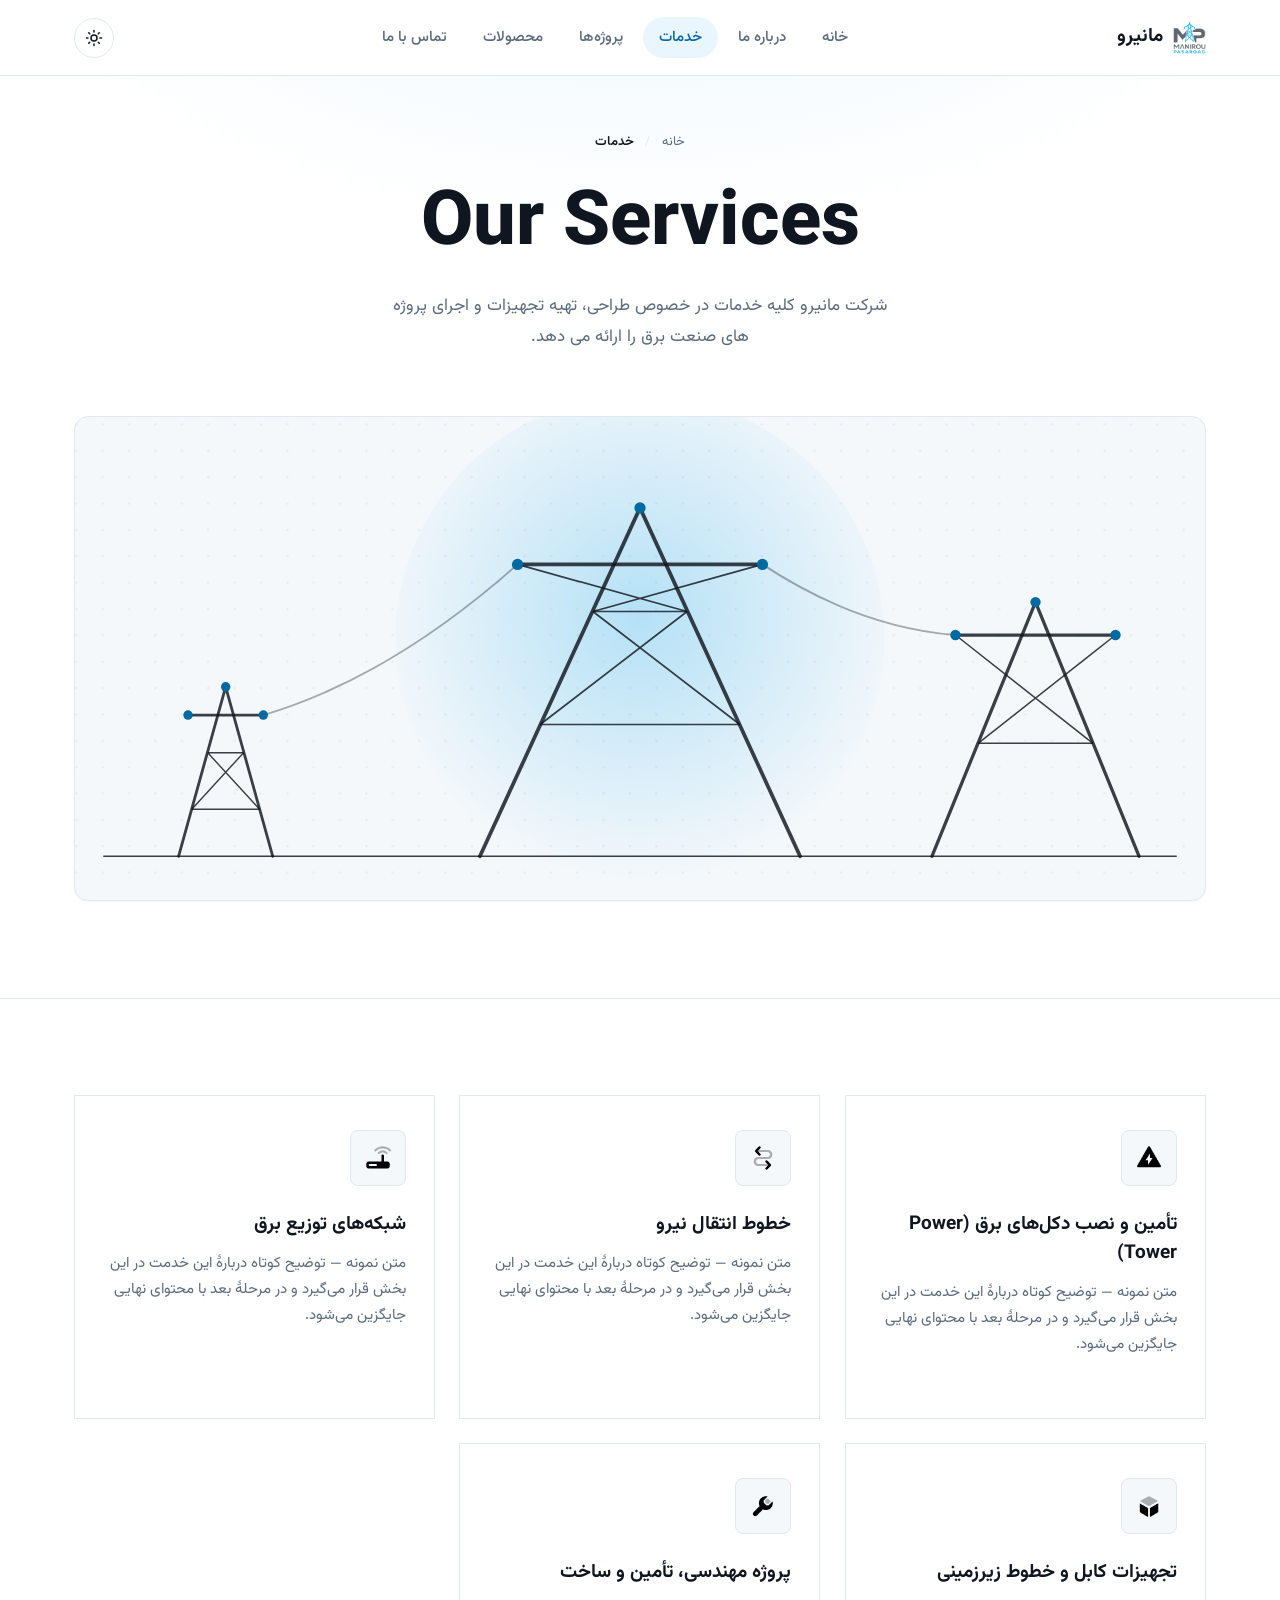
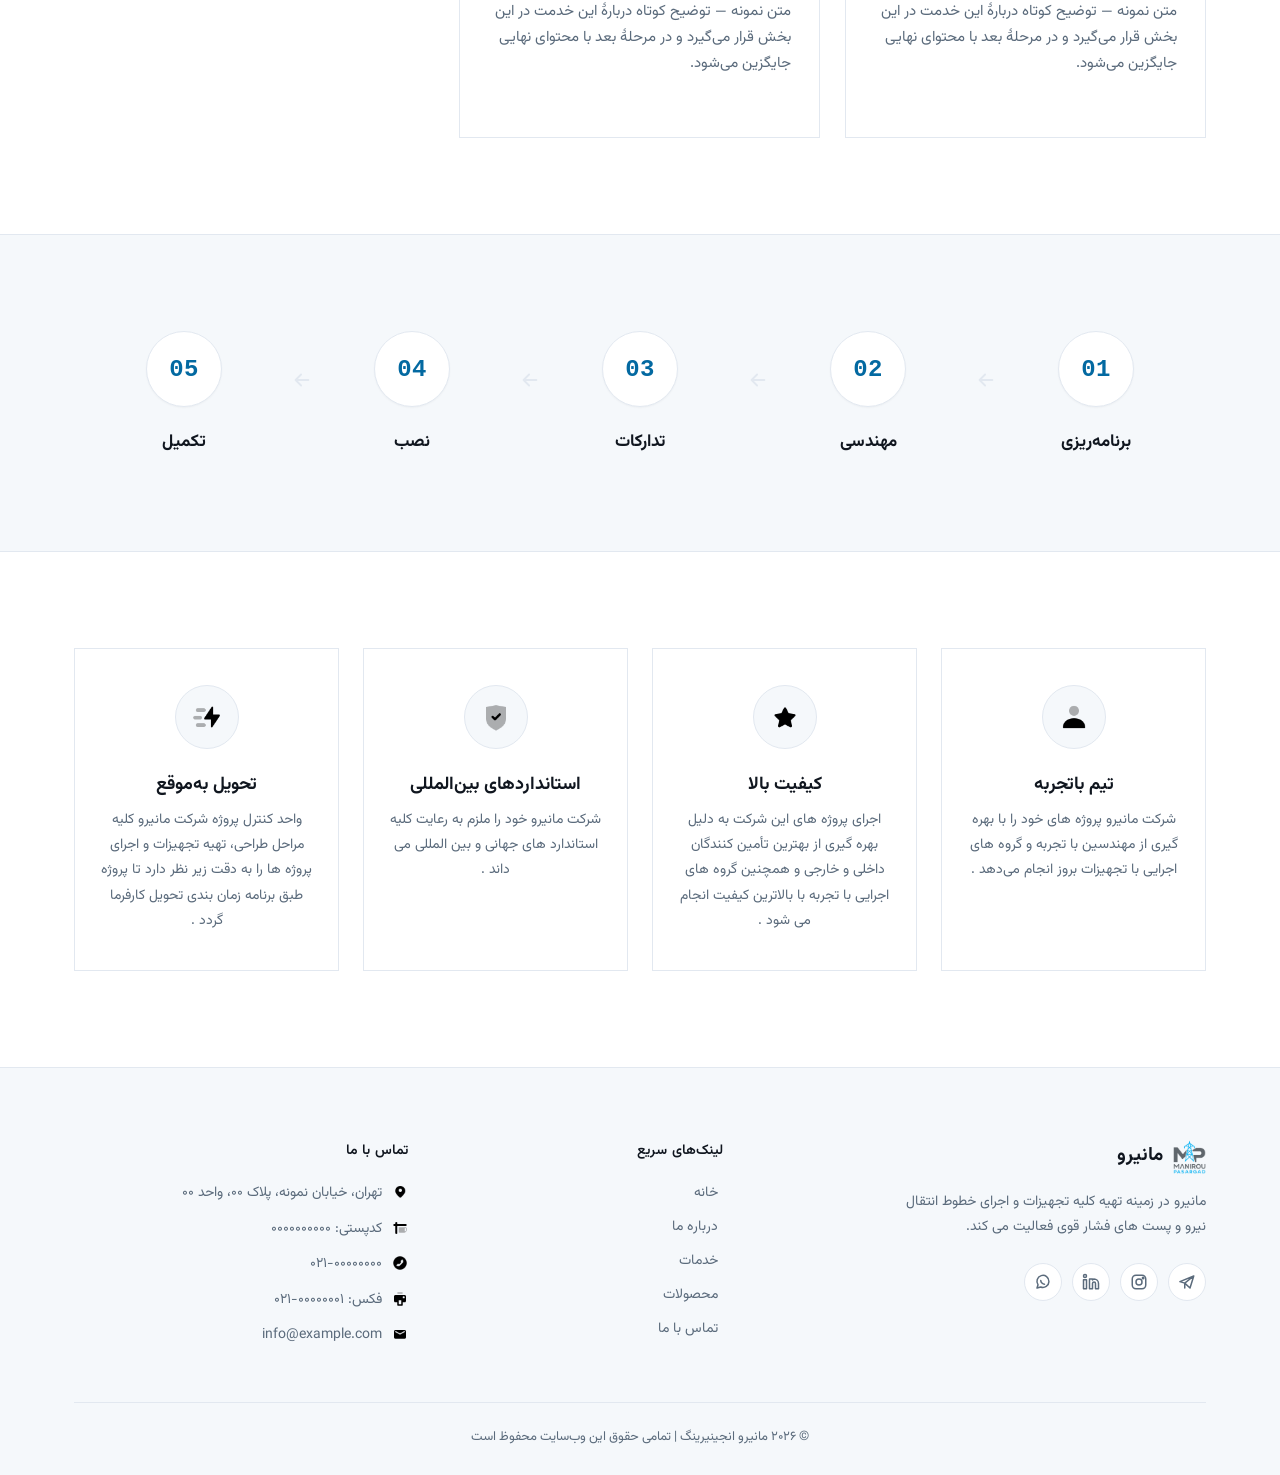
<file: pages/services.html>
<!doctype html>
<html lang="fa" dir="rtl">
  <head>
    <meta charset="UTF-8" />
    <meta name="viewport" content="width=device-width, initial-scale=1.0" />
    <title>خدمات | مانیرو پاسارگاد</title>
    <meta
      name="description"
      content="خدمات مهندسی، ساخت، نصب و نگهداری دکل‌های انتقال برق و تجهیزات برق صنعتی توسط مانیرو پاسارگاد."
    />

    <!-- Favicon -->
    <link rel="icon" href="../assets/favicon/favicon.ico" sizes="any" />
    <link
      rel="icon"
      type="image/png"
      sizes="32x32"
      href="../assets/favicon/favicon-32x32.png"
    />
    <link
      rel="icon"
      type="image/png"
      sizes="16x16"
      href="../assets/favicon/favicon-16x16.png"
    />
    <link
      rel="apple-touch-icon"
      sizes="180x180"
      href="../assets/favicon/apple-touch-icon.png"
    />
    <link rel="manifest" href="../assets/favicon/site.webmanifest" />
    <meta name="theme-color" content="#0ea5e9" />

    <!-- Canonical — replace https://your-domain.com with the real domain before launch -->
    <link rel="canonical" href="https://your-domain.com/pages/services.html" />

    <!-- Open Graph -->
    <meta property="og:type" content="website" />
    <meta property="og:locale" content="fa_IR" />
    <meta property="og:site_name" content="مانیرو پاسارگاد" />
    <meta property="og:title" content="خدمات | مانیرو پاسارگاد" />
    <meta
      property="og:description"
      content="خدمات مهندسی، ساخت، نصب و نگهداری دکل‌های انتقال برق و تجهیزات برق صنعتی توسط مانیرو پاسارگاد."
    />
    <meta
      property="og:image"
      content="https://your-domain.com/assets/images/logo/logo.png"
    />
    <meta
      property="og:url"
      content="https://your-domain.com/pages/services.html"
    />

    <!-- Twitter -->
    <meta name="twitter:card" content="summary_large_image" />
    <meta name="twitter:title" content="خدمات | مانیرو پاسارگاد" />
    <meta
      name="twitter:description"
      content="خدمات مهندسی، ساخت، نصب و نگهداری دکل‌های انتقال برق و تجهیزات برق صنعتی توسط مانیرو پاسارگاد."
    />
    <meta
      name="twitter:image"
      content="https://your-domain.com/assets/images/logo/logo.png"
    />

    <link rel="stylesheet" href="../css/base/font.css" />
    <link rel="stylesheet" href="../css/base/style.css" />
    <link rel="stylesheet" href="../css/layout/header.css" />
    <link rel="stylesheet" href="../css/pages/services/services-hero.css" />
    <link rel="stylesheet" href="../css/pages/services/services-grid.css" />
    <link rel="stylesheet" href="../css/pages/services/work-process.css" />
    <link rel="stylesheet" href="../css/pages/services/why-us.css" />
    <link rel="stylesheet" href="../css/base/reveal.css" />
    <link rel="stylesheet" href="../css/base/responsive.css" />
    <link rel="stylesheet" href="../css/layout/footer.css" />
    <link rel="stylesheet" href="../css/layout/back-to-top.css" />

    <style>
      * {
        font-family: Vazirmatn, sans-serif;
      }
    </style>

    <script>
      (function () {
        // تم پیش‌فرض همیشه روشن است — تنظیم تاریک/روشن سیستم کاربر
        // نادیده گرفته می‌شود. فقط زمانی تاریک می‌شود که خود کاربر
        // با دکمهٔ تغییر تم آن را انتخاب کرده باشد (ذخیره در localStorage).
        var saved = localStorage.getItem("maniro-theme");
        var theme = saved === "dark" ? "dark" : "light";
        document.documentElement.setAttribute("data-theme", theme);
      })();
    </script>
  </head>
  <body>
    <a href="#main-content" class="skip-link">رفتن به محتوای اصلی</a>

    <header class="site-header" id="site-header">
      <div class="navbar container">
        <a href="../index.html" class="brand" aria-label="مانیرو — صفحه اصلی">
          <img
            src="../assets/images/logo/logo.png"
            alt="مانیرو پاسارگاد"
            class="brand-logo"
            width="34"
            height="35"
            decoding="async"
          />
          <span class="brand-name">مانیرو</span>
        </a>

        <nav class="nav-links" id="nav-links" aria-label="ناوبری اصلی">
          <a href="../index.html" class="nav-link">خانه</a>
          <a href="about.html" class="nav-link">درباره ما</a>
          <a href="services.html" class="nav-link is-active">خدمات</a>
          <a href="gallery.html" class="nav-link">پروژه‌ها</a>
          <a href="products.html" class="nav-link">محصولات</a>
          <a href="contact.html" class="nav-link">تماس با ما</a>
        </nav>

        <div class="navbar-actions">
          <button
            class="theme-toggle"
            id="theme-toggle"
            type="button"
            aria-label="تغییر حالت تیره/روشن"
            aria-pressed="false"
          >
            <svg
              class="icon icon-sun"
              width="18"
              height="18"
              viewBox="0 0 24 24"
              fill="none"
              stroke="currentColor"
              stroke-width="2"
              stroke-linecap="round"
              stroke-linejoin="round"
            >
              <circle cx="12" cy="12" r="4" />
              <path
                d="M12 2v2M12 20v2M4.93 4.93l1.41 1.41M17.66 17.66l1.41 1.41M2 12h2M20 12h2M4.93 19.07l1.41-1.41M17.66 6.34l1.41-1.41"
              />
            </svg>
            <svg
              class="icon icon-moon"
              width="18"
              height="18"
              viewBox="0 0 24 24"
              fill="none"
              stroke="currentColor"
              stroke-width="2"
              stroke-linecap="round"
              stroke-linejoin="round"
            >
              <path d="M21 12.79A9 9 0 1 1 11.21 3 7 7 0 0 0 21 12.79Z" />
            </svg>
          </button>

          <button
            class="menu-toggle"
            id="menu-toggle"
            type="button"
            aria-label="باز کردن منو"
            aria-expanded="false"
            aria-controls="nav-links"
          >
            <span class="menu-bar"></span>
            <span class="menu-bar"></span>
            <span class="menu-bar"></span>
          </button>
        </div>
      </div>
    </header>

    <main id="main-content">
      <!-- ============ Services / Hero ============ -->
      <section class="services-hero" id="services-hero">
        <div class="services-hero-inner container">
          <nav class="breadcrumb" aria-label="Breadcrumb">
            <a href="../index.html">خانه</a>
            <span class="breadcrumb-sep" aria-hidden="true">/</span>
            <span class="breadcrumb-current" aria-current="page">خدمات</span>
          </nav>

          <div class="services-hero-header reveal">
            <h1 class="services-hero-title">Our Services</h1>
            <p class="services-hero-text">
              شرکت مانیرو کلیه خدمات در خصوص طراحی، تهیه تجهیزات و اجرای پروژه
                های صنعت برق را ارائه می دهد.
            </p>
          </div>

          <div
            class="services-hero-visual reveal"
            style="--reveal-delay: 0.1s"
            aria-hidden="true"
          >
            <svg
              class="services-hero-illustration"
              viewBox="0 0 1200 500"
              xmlns="http://www.w3.org/2000/svg"
            >
              <defs>
                <pattern
                  id="servicesPylonGrid"
                  width="28"
                  height="28"
                  patternUnits="userSpaceOnUse"
                >
                  <circle cx="1.4" cy="1.4" r="1.4" class="pylon-grid" />
                </pattern>
                <radialGradient
                  id="servicesPylonGlow"
                  cx="50%"
                  cy="45%"
                  r="55%"
                >
                  <stop
                    offset="0%"
                    stop-color="var(--color-sky)"
                    stop-opacity="0.28"
                  />
                  <stop
                    offset="100%"
                    stop-color="var(--color-sky)"
                    stop-opacity="0"
                  />
                </radialGradient>
              </defs>

              <!-- بک‌گراند بلوپرینت -->
              <rect
                x="0"
                y="0"
                width="1200"
                height="500"
                fill="url(#servicesPylonGrid)"
              />

              <!-- درخشش نرم پشت دکل مرکزی -->
              <circle
                cx="600"
                cy="230"
                r="260"
                fill="url(#servicesPylonGlow)"
              />

              <!-- خط زمین -->
              <line
                x1="30"
                y1="460"
                x2="1170"
                y2="460"
                class="pylon-line"
                stroke-width="1.5"
                stroke-opacity="0.15"
              />

              <!-- کابل‌های آویزان بین دکل‌ها -->
              <path
                d="M200 310 Q335 270 470 150"
                class="pylon-cable"
                stroke-width="2"
                fill="none"
              />
              <path
                d="M730 150 Q832 217 935 225"
                class="pylon-cable"
                stroke-width="2"
                fill="none"
              />

              <!-- دکل کوچک - سمت راست تصویر (چپ در RTL) -->
              <g>
                <path
                  d="M160 280 L110 460 M160 280 L210 460"
                  class="pylon-line"
                  stroke-width="3"
                  stroke-linecap="round"
                  fill="none"
                />
                <path
                  d="M120 310 L200 310"
                  class="pylon-line"
                  stroke-width="3"
                  stroke-linecap="round"
                  fill="none"
                />
                <path
                  d="M141 350 L196 410 M179 350 L124 410 M141 350 L179 350 M124 410 L196 410"
                  class="pylon-line"
                  stroke-width="1.5"
                  stroke-opacity="0.6"
                  fill="none"
                />
                <circle cx="160" cy="280" r="5" class="pylon-node" />
                <circle cx="120" cy="310" r="5" class="pylon-node" />
                <circle cx="200" cy="310" r="5" class="pylon-node" />
              </g>

              <!-- دکل بزرگ - وسط -->
              <g>
                <path
                  d="M600 90 L430 460 M600 90 L770 460"
                  class="pylon-line"
                  stroke-width="4"
                  stroke-linecap="round"
                  fill="none"
                />
                <path
                  d="M470 150 L730 150"
                  class="pylon-line"
                  stroke-width="4"
                  stroke-linecap="round"
                  fill="none"
                />
                <path
                  d="M470 150 L650 200 M730 150 L550 200"
                  class="pylon-line"
                  stroke-width="1.8"
                  stroke-opacity="0.6"
                  fill="none"
                />
                <path
                  d="M550 200 L706 320 M650 200 L494 320 M550 200 L650 200 M494 320 L706 320"
                  class="pylon-line"
                  stroke-width="1.8"
                  stroke-opacity="0.6"
                  fill="none"
                />
                <circle cx="600" cy="90" r="6" class="pylon-node" />
                <circle cx="470" cy="150" r="6" class="pylon-node" />
                <circle cx="730" cy="150" r="6" class="pylon-node" />
              </g>

              <!-- دکل متوسط - سمت چپ تصویر (راست در RTL) -->
              <g>
                <path
                  d="M1020 190 L910 460 M1020 190 L1130 460"
                  class="pylon-line"
                  stroke-width="3.5"
                  stroke-linecap="round"
                  fill="none"
                />
                <path
                  d="M935 225 L1105 225"
                  class="pylon-line"
                  stroke-width="3.5"
                  stroke-linecap="round"
                  fill="none"
                />
                <path
                  d="M935 225 L1081 340 M1105 225 L959 340 M959 340 L1081 340"
                  class="pylon-line"
                  stroke-width="1.6"
                  stroke-opacity="0.6"
                  fill="none"
                />
                <circle cx="1020" cy="190" r="5.5" class="pylon-node" />
                <circle cx="935" cy="225" r="5.5" class="pylon-node" />
                <circle cx="1105" cy="225" r="5.5" class="pylon-node" />
              </g>
            </svg>
          </div>
        </div>
      </section>

      <!-- ============ Services / Grid ============ -->
      <section class="services-grid-section" id="services-grid">
        <div class="container">
          <div class="services-grid">
            <!-- 1. Power Tower Supply & Installation -->
            <article class="service-card reveal" style="--reveal-delay: 0s">
              <span class="service-icon" aria-hidden="true">
                <img
                  src="../assets/icons/stockholm/48x48/Electric/Highvoltage.png"
                  alt="icon"
                />
              </span>
              <h3 class="service-title">
                تأمین و نصب دکل‌های برق (Power Tower)
              </h3>
              <p class="service-text">
                متن نمونه — توضیح کوتاه دربارهٔ این خدمت در این بخش قرار می‌گیرد
                و در مرحلهٔ بعد با محتوای نهایی جایگزین می‌شود.
              </p>
            </article>

            <!-- 2. Power Transmission Lines -->
            <article class="service-card reveal" style="--reveal-delay: 0.06s">
              <span class="service-icon" aria-hidden="true">
                <img
                  src="../assets/icons/stockholm/48x48/Navigation/Route.png"
                  alt="icon"
                />
              </span>
              <h3 class="service-title">خطوط انتقال نیرو</h3>
              <p class="service-text">
                متن نمونه — توضیح کوتاه دربارهٔ این خدمت در این بخش قرار می‌گیرد
                و در مرحلهٔ بعد با محتوای نهایی جایگزین می‌شود.
              </p>
            </article>

            <!-- 3. Electrical Distribution Networks -->
            <article class="service-card reveal" style="--reveal-delay: 0.12s">
              <span class="service-icon" aria-hidden="true">
                <img
                  src="../assets/icons/stockholm/48x48/Devices/Router%231.png"
                  alt="icon"
                />
              </span>
              <h3 class="service-title">شبکه‌های توزیع برق</h3>
              <p class="service-text">
                متن نمونه — توضیح کوتاه دربارهٔ این خدمت در این بخش قرار می‌گیرد
                و در مرحلهٔ بعد با محتوای نهایی جایگزین می‌شود.
              </p>
            </article>

            <!-- 4. Underground Cable & Line Equipment -->
            <article class="service-card reveal" style="--reveal-delay: 0.18s">
              <span class="service-icon" aria-hidden="true">
                <img
                  src="../assets/icons/stockholm/48x48/Shopping/Box%232.png"
                  alt="icon"
                />
              </span>
              <h3 class="service-title">تجهیزات کابل و خطوط زیرزمینی</h3>
              <p class="service-text">
                متن نمونه — توضیح کوتاه دربارهٔ این خدمت در این بخش قرار می‌گیرد
                و در مرحلهٔ بعد با محتوای نهایی جایگزین می‌شود.
              </p>
            </article>

            <!-- 5. EPC Projects -->
            <article class="service-card reveal" style="--reveal-delay: 0.24s">
              <span class="service-icon" aria-hidden="true">
                <img
                  src="../assets/icons/stockholm/48x48/Tools/Tools.png"
                  alt="icon"
                />
              </span>
              <h3 class="service-title">پروژه مهندسی، تأمین و ساخت</h3>
              <p class="service-text">
                متن نمونه — توضیح کوتاه دربارهٔ این خدمت در این بخش قرار می‌گیرد
                و در مرحلهٔ بعد با محتوای نهایی جایگزین می‌شود.
              </p>
            </article>
          </div>
        </div>
      </section>

      <!-- ============ Services / Work Process ============ -->
      <section class="process" id="work-process">
        <div class="container process-inner">
          <div class="process-track">
            <div class="process-step reveal" style="--reveal-delay: 0s">
              <span class="process-node">
                <span class="process-number">01</span>
              </span>
              <h3 class="process-title">برنامه‌ریزی</h3>
              <span class="process-arrow" aria-hidden="true">
                <svg
                  viewBox="0 0 24 24"
                  fill="none"
                  stroke-width="2"
                  stroke-linecap="round"
                  stroke-linejoin="round"
                >
                  <path d="M5 12h14M13 6l6 6-6 6" />
                </svg>
              </span>
            </div>

            <div class="process-step reveal" style="--reveal-delay: 0.08s">
              <span class="process-node">
                <span class="process-number">02</span>
              </span>
              <h3 class="process-title">مهندسی</h3>
              <span class="process-arrow" aria-hidden="true">
                <svg
                  viewBox="0 0 24 24"
                  fill="none"
                  stroke-width="2"
                  stroke-linecap="round"
                  stroke-linejoin="round"
                >
                  <path d="M5 12h14M13 6l6 6-6 6" />
                </svg>
              </span>
            </div>

            <div class="process-step reveal" style="--reveal-delay: 0.16s">
              <span class="process-node">
                <span class="process-number">03</span>
              </span>
              <h3 class="process-title">تدارکات</h3>
              <span class="process-arrow" aria-hidden="true">
                <svg
                  viewBox="0 0 24 24"
                  fill="none"
                  stroke-width="2"
                  stroke-linecap="round"
                  stroke-linejoin="round"
                >
                  <path d="M5 12h14M13 6l6 6-6 6" />
                </svg>
              </span>
            </div>

            <div class="process-step reveal" style="--reveal-delay: 0.24s">
              <span class="process-node">
                <span class="process-number">04</span>
              </span>
              <h3 class="process-title">نصب</h3>
              <span class="process-arrow" aria-hidden="true">
                <svg
                  viewBox="0 0 24 24"
                  fill="none"
                  stroke-width="2"
                  stroke-linecap="round"
                  stroke-linejoin="round"
                >
                  <path d="M5 12h14M13 6l6 6-6 6" />
                </svg>
              </span>
            </div>

            <div class="process-step reveal" style="--reveal-delay: 0.32s">
              <span class="process-node">
                <span class="process-number">05</span>
              </span>
              <h3 class="process-title">تکمیل</h3>
            </div>
          </div>
        </div>
      </section>

      <!-- ============ Services / Why Choose Our Services ============ -->
      <section class="why-us" id="why-us">
        <div class="container">
          <div class="why-us-grid">
            <!-- 1. Experienced Team -->
            <article class="why-card reveal" style="--reveal-delay: 0s">
              <span class="why-icon" aria-hidden="true">
                <img
                  src="../assets/icons/stockholm/48x48/General/User.png"
                  alt="icon"
                />
              </span>
              <h3 class="why-title">تیم باتجربه</h3>
              <p class="why-text">
                شرکت مانیرو پروژه های خود را با بهره گیری از مهندسین با تجربه و
                گروه های اجرایی با تجهیزات بروز انجام می‌دهد .
              </p>
            </article>

            <!-- 2. High Quality -->
            <article class="why-card reveal" style="--reveal-delay: 0.08s">
              <span class="why-icon" aria-hidden="true">
                <img
                  src="../assets/icons/stockholm/48x48/General/Star.png"
                  alt="icon"
                />
              </span>
              <h3 class="why-title">کیفیت بالا</h3>
              <p class="why-text">
                اجرای پروژه های این شرکت به دلیل بهره گیری از بهترین تأمین
                کنندگان داخلی و خارجی و همچنین گروه های اجرایی با تجربه با
                بالاترین کیفیت انجام می شود .
              </p>
            </article>

            <!-- 3. International Standards -->
            <article class="why-card reveal" style="--reveal-delay: 0.16s">
              <span class="why-icon" aria-hidden="true">
                <img
                  src="../assets/icons/stockholm/48x48/General/Shield-check.png"
                  alt="icon"
                />
              </span>
              <h3 class="why-title">استانداردهای بین‌المللی</h3>
              <p class="why-text">
                شرکت مانیرو خود را ملزم به رعایت کلیه استاندارد های جهانی و بین
                المللی می داند .
              </p>
            </article>

            <!-- 4. On-Time Delivery -->
            <article class="why-card reveal" style="--reveal-delay: 0.24s">
              <span class="why-icon" aria-hidden="true">
                <img
                  src="../assets/icons/stockholm/48x48/General/Thunder-move.png"
                  alt="icon"
                />
              </span>
              <h3 class="why-title">تحویل به‌موقع</h3>
              <p class="why-text">
                واحد کنترل پروژه شرکت مانیرو کلیه مراحل طراحی، تهیه تجهیزات و
                اجرای پروژه ها را به دقت زیر نظر دارد تا پروژه طبق برنامه زمان
                بندی تحویل کارفرما گردد .
              </p>
            </article>
          </div>
        </div>
      </section>
    </main>

    <!-- ============ فوتر ============ -->
    <footer class="site-footer">
      <div class="footer-inner container">
        <div class="footer-top">
          <div class="footer-brand">
            <a
              href="../index.html"
              class="brand footer-logo"
              aria-label="مانیرو — صفحه اصلی"
            >
              <img
                src="../assets/images/logo/logo.png"
                alt="مانیرو پاسارگاد"
                class="brand-logo"
                width="34"
                height="35"
                decoding="async"
              />
              <span class="brand-name">مانیرو</span>
            </a>
            <p class="footer-text">
                مانیرو در زمینه تهیه کلیه تجهیزات و اجرای خطوط انتقال نیرو و پست های فشار قوی فعالیت می کند.
            </p>

            <div class="footer-social">
              <a href="#" class="social-link" aria-label="تلگرام">
                <svg
                  width="18"
                  height="18"
                  viewBox="0 0 24 24"
                  fill="none"
                  stroke="currentColor"
                  stroke-width="2"
                  stroke-linecap="round"
                  stroke-linejoin="round"
                >
                  <path
                    d="M21 4 2.5 11.5 9 13.5m12-9.5L16 20l-7-6.5m12-9.5L9 13.5m0 0v6.5"
                  />
                </svg>
              </a>
              <a href="#" class="social-link" aria-label="اینستاگرام">
                <svg
                  width="18"
                  height="18"
                  viewBox="0 0 24 24"
                  fill="none"
                  stroke="currentColor"
                  stroke-width="2"
                  stroke-linecap="round"
                  stroke-linejoin="round"
                >
                  <rect x="3" y="3" width="18" height="18" rx="5" />
                  <circle cx="12" cy="12" r="4" />
                  <circle cx="17.5" cy="6.5" r="1" />
                </svg>
              </a>
              <a href="#" class="social-link" aria-label="لینکدین">
                <svg
                  width="18"
                  height="18"
                  viewBox="0 0 24 24"
                  fill="none"
                  stroke="currentColor"
                  stroke-width="2"
                  stroke-linecap="round"
                  stroke-linejoin="round"
                >
                  <path
                    d="M16 8a6 6 0 0 1 6 6v7h-4v-7a2 2 0 0 0-4 0v7h-4v-13h4v1.3A5.98 5.98 0 0 1 16 8Z"
                  />
                  <rect x="2" y="9" width="4" height="12" />
                  <circle cx="4" cy="4" r="2" />
                </svg>
              </a>
              <a href="#" class="social-link" aria-label="واتساپ">
                <svg
                  width="18"
                  height="18"
                  viewBox="0 0 24 24"
                  fill="none"
                  stroke="currentColor"
                  stroke-width="2"
                  stroke-linecap="round"
                  stroke-linejoin="round"
                >
                  <path d="M4 20l1.4-4.2A8 8 0 1 1 9 18.6L4 20Z" />
                  <path d="M9 10c0 2.5 2.5 5 5 5" />
                </svg>
              </a>
            </div>
          </div>

          <div class="footer-links">
            <h3 class="footer-heading">لینک‌های سریع</h3>
            <nav class="footer-nav" aria-label="لینک‌های سریع">
              <a href="../index.html" class="footer-link">خانه</a>
              <a href="about.html" class="footer-link">درباره ما</a>
              <a href="services.html" class="footer-link">خدمات</a>
              <a href="products.html" class="footer-link">محصولات</a>
              <a href="contact.html" class="footer-link">تماس با ما</a>
            </nav>
          </div>

          <div class="footer-contact">
            <h3 class="footer-heading">تماس با ما</h3>
            <ul class="footer-contact-list">
              <li>
                <img
                  src="../assets/icons/stockholm/48x48/Map/Marker%231.png"
                  alt=""
                  aria-hidden="true"
                  loading="lazy"
                  decoding="async"
                />
                <span
                  >تهران، خیابان نمونه، پلاک ۰۰، واحد ۰۰</span
                >
              </li>
              <li>
                <img
                  src="../assets/icons/stockholm/48x48/Home/Mailbox.png"
                  alt=""
                  aria-hidden="true"
                  loading="lazy"
                  decoding="async"
                />
                <span>کدپستی: ۰۰۰۰۰۰۰۰۰۰</span>
              </li>
              <li>
                <img
                  src="../assets/icons/stockholm/48x48/Communication/Call.png"
                  alt=""
                  aria-hidden="true"
                  loading="lazy"
                  decoding="async"
                />
                <span dir="ltr">021-00000000</span>
              </li>
              <li>
                <img
                  src="../assets/icons/stockholm/48x48/Devices/Printer.png"
                  alt=""
                  aria-hidden="true"
                  loading="lazy"
                  decoding="async"
                />
                <span dir="ltr">021-00000001 :فکس</span>
              </li>
              <li>
                <img
                  src="../assets/icons/stockholm/48x48/Communication/Mail.png"
                  alt=""
                  aria-hidden="true"
                  loading="lazy"
                  decoding="async"
                />
                <span dir="ltr">info@example.com</span>
              </li>
            </ul>
          </div>
        </div>

        <div class="footer-bottom">
          <p class="footer-copyright">
            © ۲۰۲۶ مانیرو انجینیرینگ | تمامی حقوق این وب‌سایت محفوظ است
          </p>
        </div>
      </div>
    </footer>

    <!-- ============ دکمه بازگشت به بالا ============ -->
    <button
      type="button"
      id="backToTop"
      class="back-to-top"
      aria-label="بازگشت به بالای صفحه"
    >
      <svg
        width="20"
        height="20"
        viewBox="0 0 24 24"
        fill="none"
        stroke="currentColor"
        stroke-width="2"
        stroke-linecap="round"
        stroke-linejoin="round"
        aria-hidden="true"
      >
        <path d="M12 19V5" />
        <path d="M5 12l7-7 7 7" />
      </svg>
    </button>
    <script src="../js/base/smooth-scroll.js"></script>
    <script src="../js/base/back-to-top.js"></script>
    <script src="../js/base/menu.js"></script>
    <script src="../js/base/scroll-reveal.js"></script>
  </body>
</html>
</file>
<file: css/base/font.css>
@font-face{font-family:Vazirmatn;src:url('../../assets/fonts/webfonts/Vazirmatn-FD-Thin.woff2') format('woff2');font-weight:100;font-style:normal;font-display:swap}@font-face{font-family:Vazirmatn;src:url('../../assets/fonts/webfonts/Vazirmatn-FD-ExtraLight.woff2') format('woff2');font-weight:200;font-style:normal;font-display:swap}@font-face{font-family:Vazirmatn;src:url('../../assets/fonts/webfonts/Vazirmatn-FD-Light.woff2') format('woff2');font-weight:300;font-style:normal;font-display:swap}@font-face{font-family:Vazirmatn;src:url('../../assets/fonts/webfonts/Vazirmatn-FD-Regular.woff2') format('woff2');font-weight:400;font-style:normal;font-display:swap}@font-face{font-family:Vazirmatn;src:url('../../assets/fonts/webfonts/Vazirmatn-FD-Medium.woff2') format('woff2');font-weight:500;font-style:normal;font-display:swap}@font-face{font-family:Vazirmatn;src:url('../../assets/fonts/webfonts/Vazirmatn-FD-SemiBold.woff2') format('woff2');font-weight:600;font-style:normal;font-display:swap}@font-face{font-family:Vazirmatn;src:url('../../assets/fonts/webfonts/Vazirmatn-FD-Bold.woff2') format('woff2');font-weight:700;font-style:normal;font-display:swap}@font-face{font-family:Vazirmatn;src:url('../../assets/fonts/webfonts/Vazirmatn-FD-ExtraBold.woff2') format('woff2');font-weight:800;font-style:normal;font-display:swap}@font-face{font-family:Vazirmatn;src:url('../../assets/fonts/webfonts/Vazirmatn-FD-Black.woff2') format('woff2');font-weight:900;font-style:normal;font-display:swap}
</file>
<file: css/base/style.css>
:root{--color-bg:#ffffff;--color-bg-subtle:#f5f8fb;--color-surface:#ffffff;--color-border:#e2e8f0;--color-text:#10161f;--color-text-muted:#5b6b7c;--color-sky:#0ea5e9;--color-sky-dark:#0369a1;--color-sky-tint:#eaf6fd;--shadow-sm:0 1px 2px rgba(16,22,31,0.04);--shadow-md:0 8px 24px rgba(16,22,31,0.08);--shadow-lg:0 16px 40px rgba(16,22,31,0.12);--radius-sm:8px;--radius-md:14px;--radius-full:999px;--container-width:1180px;--header-height:76px;--ease:cubic-bezier(0.4,0,0.2,1);--font-sans:"Vazirmatn",-apple-system,BlinkMacSystemFont,"Segoe UI","Tahoma","Helvetica Neue",Arial,sans-serif}[data-theme="dark"]{--color-bg:#0b0f14;--color-bg-subtle:#0f151c;--color-surface:#10161f;--color-border:#232c37;--color-text:#edf1f5;--color-text-muted:#93a1b0;--color-sky:#38bdf8;--color-sky-dark:#0ea5e9;--color-sky-tint:rgba(56,189,248,0.1);--shadow-sm:0 1px 2px rgba(0,0,0,0.3);--shadow-md:0 8px 28px rgba(0,0,0,0.45);--shadow-lg:0 16px 44px rgba(0,0,0,0.55)}*,*::before,*::after{box-sizing:border-box}html{-webkit-text-size-adjust:100%;scroll-behavior:smooth}body{margin:0;font-family:var(--font-sans);background:var(--color-bg);color:var(--color-text);-webkit-font-smoothing:antialiased;-moz-osx-font-smoothing:grayscale;transition:background-color 0.25s var(--ease),color 0.25s var(--ease);overflow-wrap:break-word}img,svg{display:block;max-width:100%}a{color:inherit;text-decoration:none}button{font-family:inherit;cursor:pointer}.container{width:100%;max-width:var(--container-width);margin-inline:auto;padding-inline:24px}.visually-hidden{position:absolute;width:1px;height:1px;padding:0;margin:-1px;overflow:hidden;clip:rect(0,0,0,0);white-space:nowrap;border:0}a:focus-visible,button:focus-visible{outline:2px solid var(--color-sky);outline-offset:2px;border-radius:var(--radius-sm)}::selection{background:var(--color-sky-tint);color:var(--color-text)}img{image-rendering:-webkit-optimize-contrast}.skip-link{position:fixed;z-index:1000;top:10px;inset-inline-start:10px;transform:translateY(-140%);padding:10px 18px;border-radius:var(--radius-sm);background:var(--color-text);color:var(--color-bg);font-size:14px;font-weight:600;transition:transform 0.2s var(--ease)}.skip-link:focus-visible,.skip-link:focus{transform:translateY(0);outline:2px solid var(--color-sky);outline-offset:2px}@media (prefers-reduced-motion:reduce){*,*::before,*::after{animation-duration:0.001ms!important;transition-duration:0.001ms!important}}.page-placeholder{padding-block:120px;min-height:calc(100vh - var(--header-height) - 320px);text-align:center;color:var(--color-text-muted);font-size:15px}@keyframes shine-sweep{from{transform:translateX(-130%) skewX(-12deg)}to{transform:translateX(130%) skewX(-12deg)}}@keyframes glow-pulse-ring{0%,100%{box-shadow:0 0 0 4px color-mix(in srgb,var(--color-sky) 16%,transparent)}50%{box-shadow:0 0 0 8px color-mix(in srgb,var(--color-sky) 6%,transparent)}}.btn{position:relative;display:inline-flex;align-items:center;justify-content:center;height:48px;padding-inline:26px;border-radius:var(--radius-full);font-size:15px;font-weight:600;letter-spacing:normal;border:1px solid transparent;overflow:hidden;isolation:isolate;transition:transform 0.35s cubic-bezier(0.34,1.56,0.64,1),background-color 0.3s var(--ease),border-color 0.3s var(--ease),color 0.3s var(--ease),box-shadow 0.3s var(--ease)}.btn::after{content:"";position:absolute;inset:0 -30%;background:linear-gradient(115deg,transparent 40%,rgba(255,255,255,0.45) 50%,transparent 60%);transform:translateX(-130%);pointer-events:none;z-index:1}.btn:hover::after{animation:shine-sweep 0.85s var(--ease)}.btn:active{transform:translateY(1px) scale(0.99)}.btn-primary{background:var(--color-text);color:var(--color-bg);box-shadow:var(--shadow-sm)}.btn-primary:hover{background:var(--color-sky-dark);box-shadow:0 10px 26px -4px color-mix(in srgb,var(--color-sky) 55%,transparent);transform:translateY(-3px)}[data-theme="dark"] .btn-primary:hover{background:var(--color-sky);color:var(--color-bg)}.btn-secondary{background:transparent;color:var(--color-text);border-color:var(--color-border)}.btn-secondary:hover{border-color:var(--color-sky);color:var(--color-sky-dark);background:var(--color-sky-tint);transform:translateY(-3px);box-shadow:0 8px 20px -6px color-mix(in srgb,var(--color-sky) 40%,transparent)}[data-theme="dark"] .btn-secondary:hover{color:var(--color-sky)}::-webkit-scrollbar{width:12px}::-webkit-scrollbar-track{background:#d1d5db;border-radius:10px}::-webkit-scrollbar-thumb{background:linear-gradient(180deg,#60a5fa,#3b82f6);border-radius:10px;border:2px solid #d1d5db;transition:all 0.3s ease}::-webkit-scrollbar-thumb:hover{background:linear-gradient(180deg,#3b82f6,#2563eb)}*{scrollbar-width:thin;scrollbar-color:#60a5fa #d1d5db}
</file>
<file: css/layout/header.css>
.site-header{position:sticky;top:0;z-index:100;height:var(--header-height);display:flex;align-items:center;background:color-mix(in srgb,var(--color-bg) 82%,transparent);-webkit-backdrop-filter:saturate(180%) blur(14px);backdrop-filter:saturate(180%) blur(14px);border-bottom:1px solid var(--color-border)}.navbar{display:flex;align-items:center;justify-content:space-between;gap:24px;height:100%}.brand{position:relative;display:inline-flex;align-items:center;gap:10px;color:var(--color-text);flex-shrink:0}.brand-logo{position:relative;z-index:1;height:34px;width:auto;display:block;object-fit:contain;transition:transform 0.35s var(--ease),filter 0.35s var(--ease)}.brand::before{content:"";position:absolute;right:-6px;top:50%;width:40px;height:40px;border-radius:50%;transform:translateY(-50%) scale(0.4);background:radial-gradient(circle,color-mix(in srgb,var(--color-sky) 45%,transparent),transparent 70%);opacity:0;transition:transform 0.4s var(--ease),opacity 0.4s var(--ease)}.brand:hover::before{opacity:1;transform:translateY(-50%) scale(1);animation:brand-pulse 1.6s ease-in-out infinite}@keyframes brand-pulse{0%,100%{transform:translateY(-50%) scale(1)}50%{transform:translateY(-50%) scale(1.15)}}.brand:hover .brand-logo{transform:scale(1.08) rotate(-3deg);filter:drop-shadow(0 4px 10px color-mix(in srgb,var(--color-sky) 45%,transparent))}.brand-name{position:relative;font-size:19px;font-weight:700;letter-spacing:normal;color:var(--color-text);background-image:linear-gradient(90deg,var(--color-sky-dark),var(--color-sky));background-position:100% 100%;background-repeat:no-repeat;background-size:0% 2px;padding-bottom:3px;transition:color 0.3s var(--ease),background-size 0.35s var(--ease)}.brand:hover .brand-name{color:var(--color-sky-dark);background-size:100% 2px}[data-theme="dark"] .brand:hover .brand-name{color:var(--color-sky)}.nav-links{display:flex;align-items:center;gap:4px;margin-inline:auto}.nav-link{position:relative;padding:9px 16px;font-size:14.5px;font-weight:500;color:var(--color-text-muted);border-radius:var(--radius-full);isolation:isolate;overflow:hidden;transition:color 0.35s var(--ease),transform 0.3s cubic-bezier(0.34,1.56,0.64,1)}.nav-link::before{content:"";position:absolute;inset:0;border-radius:inherit;background:linear-gradient(135deg,var(--color-sky-dark),var(--color-sky));transform:scale(0.55);opacity:0;z-index:-2;transition:transform 0.45s cubic-bezier(0.34,1.56,0.64,1),opacity 0.3s var(--ease),box-shadow 0.3s var(--ease)}.nav-link::after{content:"";position:absolute;inset:0 -20%;background:linear-gradient(115deg,transparent 40%,rgba(255,255,255,0.55) 50%,transparent 60%);transform:translateX(-120%);z-index:-1;pointer-events:none}.nav-link:hover{color:#ffffff;transform:translateY(-2px)}.nav-link:hover::before{opacity:1;transform:scale(1);box-shadow:0 10px 24px -4px color-mix(in srgb,var(--color-sky) 55%,transparent)}.nav-link:hover::after{animation:nav-shine 0.85s var(--ease)}@keyframes nav-shine{from{transform:translateX(-120%)}to{transform:translateX(120%)}}.nav-link.is-active{color:var(--color-sky-dark);background:var(--color-sky-tint)}[data-theme="dark"] .nav-link.is-active{color:var(--color-sky)}.nav-link.is-active:hover{color:#ffffff;background:transparent}.navbar-actions{display:flex;align-items:center;gap:8px;flex-shrink:0}.theme-toggle{display:inline-flex;align-items:center;justify-content:center;width:40px;height:40px;border-radius:var(--radius-full);border:1px solid var(--color-border);background:var(--color-surface);color:var(--color-text);box-shadow:0 0 0 0 color-mix(in srgb,var(--color-sky) 45%,transparent);transition:border-color 0.3s var(--ease),color 0.3s var(--ease),background-color 0.3s var(--ease),transform 0.4s cubic-bezier(0.34,1.56,0.64,1),box-shadow 0.3s var(--ease)}.theme-toggle:hover{border-color:var(--color-sky);color:var(--color-sky-dark);background:var(--color-sky-tint);transform:rotate(25deg) scale(1.08);animation:toggle-glow-pulse 1.4s ease-in-out infinite}@keyframes toggle-glow-pulse{0%,100%{box-shadow:0 0 0 4px color-mix(in srgb,var(--color-sky) 16%,transparent)}50%{box-shadow:0 0 0 8px color-mix(in srgb,var(--color-sky) 6%,transparent)}}[data-theme="dark"] .theme-toggle:hover{color:var(--color-sky)}.theme-toggle .icon-moon{display:none}[data-theme="dark"] .theme-toggle .icon-sun{display:none}[data-theme="dark"] .theme-toggle .icon-moon{display:block}.menu-toggle{display:none;flex-direction:column;justify-content:center;gap:5px;width:40px;height:40px;border-radius:var(--radius-full);border:1px solid var(--color-border);background:var(--color-surface);box-shadow:0 0 0 0 color-mix(in srgb,var(--color-sky) 45%,transparent);transition:border-color 0.3s var(--ease),background-color 0.3s var(--ease),box-shadow 0.3s var(--ease),transform 0.3s var(--ease)}.menu-toggle:hover{border-color:var(--color-sky);background:var(--color-sky-tint);transform:scale(1.06);animation:toggle-glow-pulse 1.4s ease-in-out infinite}.menu-toggle:hover .menu-bar{background:var(--color-sky-dark)}[data-theme="dark"] .menu-toggle:hover .menu-bar{background:var(--color-sky)}.menu-bar{width:16px;height:2px;margin-inline:auto;background:var(--color-text);border-radius:var(--radius-full);transition:transform 0.25s var(--ease),opacity 0.2s var(--ease)}.menu-toggle[aria-expanded="true"] .menu-bar:nth-child(1){transform:translateY(7px) rotate(45deg)}.menu-toggle[aria-expanded="true"] .menu-bar:nth-child(2){opacity:0}.menu-toggle[aria-expanded="true"] .menu-bar:nth-child(3){transform:translateY(-7px) rotate(-45deg)}.hero{position:relative;min-height:90vh;display:flex;align-items:center;overflow:hidden;background-color:#0b0f14;isolation:isolate}.hero-bg-img{position:absolute;inset:0;z-index:-1;width:100%;height:100%;object-fit:cover;object-position:center}.hero::before{content:"";position:absolute;inset:0;background:linear-gradient(to left,rgba(6,10,16,0.82) 0%,rgba(6,10,16,0.62) 42%,rgba(6,10,16,0.32) 75%,rgba(6,10,16,0.18) 100%),linear-gradient(to top,rgba(6,10,16,0.55) 0%,rgba(6,10,16,0) 35%);z-index:0}.hero-inner{position:relative;z-index:1;display:block;padding-block:64px}.hero-content{max-width:620px}.hero-eyebrow{display:inline-flex;align-items:center;gap:8px;margin:0 0 20px;font-size:13px;font-weight:600;letter-spacing:0.04em;text-transform:uppercase;color:var(--color-sky)}.hero-eyebrow::before{content:"";width:6px;height:6px;border-radius:50%;background:var(--color-sky)}.hero-title{margin:0 0 22px;font-size:clamp(38px,5vw,60px);line-height:1.25;font-weight:700;letter-spacing:normal;color:#ffffff;text-shadow:0 2px 18px rgba(0,0,0,0.35)}.hero-text{max-width:460px;margin:0 0 34px;font-size:17px;line-height:1.65;color:rgba(255,255,255,0.85);text-shadow:0 1px 10px rgba(0,0,0,0.3)}.hero-actions{display:flex;align-items:center;gap:14px;flex-wrap:wrap}.hero-actions .btn-primary{background:var(--color-sky);color:#06232f;border-color:transparent;box-shadow:0 8px 24px rgba(14,165,233,0.35)}.hero-actions .btn-primary:hover{background:#ffffff;color:#06232f;box-shadow:0 10px 28px rgba(14,165,233,0.45);transform:translateY(-2px)}.hero-actions .btn-secondary{background:rgba(255,255,255,0.1);color:#ffffff;border-color:rgba(255,255,255,0.55);backdrop-filter:blur(6px);-webkit-backdrop-filter:blur(6px)}.hero-actions .btn-secondary:hover{background:rgba(255,255,255,0.2);border-color:#ffffff;color:#ffffff;transform:translateY(-2px)}
</file>
<file: css/base/responsive.css>
@media (max-width:960px){.hero-inner{padding-block:48px}.hero-content{max-width:none}.hero-text{max-width:none}}@media (max-width:760px){.hero::before{background:linear-gradient(180deg,rgba(6,10,16,0.55) 0%,rgba(6,10,16,0.78) 100%),rgba(6,10,16,0.35)}}@media (max-width:900px){.menu-toggle{display:flex}.nav-links{position:fixed;top:var(--header-height);left:0;right:0;display:flex;flex-direction:column;align-items:stretch;gap:2px;margin:0;padding:12px;max-height:calc(100vh - var(--header-height));overflow-y:auto;background:var(--color-surface);border-bottom:1px solid var(--color-border);box-shadow:var(--shadow-md);transform:translateY(-8px);opacity:0;visibility:hidden;pointer-events:none;transition:transform 0.2s var(--ease),opacity 0.2s var(--ease)}.nav-links.is-open{transform:translateY(0);opacity:1;visibility:visible;pointer-events:auto}.nav-link{padding:13px 14px}.nav-link.is-active::after{display:none}.nav-link.is-active{background:var(--color-bg-subtle)}}@media (max-width:480px){.hero-title{font-size:34px}.hero-actions{flex-direction:column;align-items:stretch}.btn{width:100%}.brand-name{font-size:17px}}@media (max-width:380px){.container{padding-inline:16px}.hero-title{font-size:28px}.hero-eyebrow{font-size:12px}.hero-text{font-size:15.5px}.brand-name{font-size:15.5px}.brand-logo{height:28px}}@media (max-height:560px) and (max-width:900px){.hero{min-height:auto}.hero-inner{padding-block:40px}}
</file>
<file: css/pages/home/about.css>
.about{padding-block:100px;background:var(--color-bg);border-top:1px solid var(--color-border)}.about-inner{display:grid;grid-template-columns:1.05fr 0.95fr;align-items:center;gap:64px}.about-eyebrow{display:inline-flex;align-items:center;gap:8px;margin:0 0 16px;font-size:13px;font-weight:600;letter-spacing:0.02em;color:var(--color-sky-dark)}[data-theme="dark"] .about-eyebrow{color:var(--color-sky)}.about-eyebrow::before{content:"";width:6px;height:6px;border-radius:50%;background:var(--color-sky)}.about-title{margin:0 0 18px;font-size:clamp(30px,3.6vw,42px);line-height:1.15;font-weight:700;letter-spacing:normal;color:var(--color-text)}.about-text{max-width:480px;margin:0 0 40px;font-size:16px;line-height:1.75;color:var(--color-text-muted)}.about-features{display:grid;grid-template-columns:repeat(2,1fr);gap:16px;margin-bottom:40px}.feature-card{position:relative;overflow:hidden;padding:22px;border:1px solid var(--color-border);border-radius:var(--radius-md);background:var(--color-surface);transition:border-color 0.35s var(--ease),transform 0.45s cubic-bezier(0.34,1.56,0.64,1),box-shadow 0.35s var(--ease),background-color 0.35s var(--ease)}.feature-card::before,.feature-card::after{content:"";position:absolute;width:12px;height:12px;border:1.5px solid transparent;transition:border-color 0.35s var(--ease),width 0.35s var(--ease),height 0.35s var(--ease);pointer-events:none}.feature-card::before{top:8px;inset-inline-start:8px;border-inline-end:none;border-bottom:none}.feature-card::after{bottom:8px;inset-inline-end:8px;border-inline-start:none;border-top:none}.feature-card-glow{position:absolute;top:-40%;inset-inline-end:-30%;width:65%;height:140%;background:radial-gradient(closest-side,var(--color-sky-tint),transparent);opacity:0;transform:scale(0.85);transition:opacity 0.35s var(--ease),transform 0.45s var(--ease);pointer-events:none}.feature-card:hover{border-color:var(--color-sky);transform:translateY(-8px);box-shadow:0 16px 34px -8px color-mix(in srgb,var(--color-sky) 32%,transparent)}.feature-card:hover::before,.feature-card:hover::after{width:18px;height:18px;border-color:var(--color-sky)}.feature-card:hover .feature-card-glow{opacity:1;transform:scale(1)}.feature-card:hover .feature-icon{background:var(--color-sky);color:#ffffff;transform:scale(1.12) rotate(-8deg);animation:glow-pulse-ring 1.4s ease-in-out infinite}.feature-card:hover .feature-icon img{filter:brightness(0) invert(1)}.feature-card:hover .feature-title{color:var(--color-sky-dark)}[data-theme="dark"] .feature-card:hover .feature-title{color:var(--color-sky)}.feature-card:hover .feature-title::after{width:28px}.feature-card:hover .feature-text{color:var(--color-text)}.feature-icon{position:relative;z-index:1;display:inline-flex;align-items:center;justify-content:center;width:40px;height:40px;margin-bottom:14px;border-radius:var(--radius-sm);background:var(--color-sky-tint);color:var(--color-sky-dark);transition:background-color 0.35s var(--ease),color 0.35s var(--ease),transform 0.45s cubic-bezier(0.34,1.56,0.64,1),box-shadow 0.3s var(--ease)}[data-theme="dark"] .feature-icon{color:var(--color-sky)}.feature-icon img{width:20px;height:20px;object-fit:contain;transition:filter 0.2s var(--ease)}[data-theme="dark"] .feature-icon img{filter:invert(1)}.feature-title{position:relative;z-index:1;margin:0 0 6px;padding-bottom:8px;font-size:15px;font-weight:600;color:var(--color-text);transition:color 0.25s var(--ease)}.feature-title::after{content:"";position:absolute;bottom:0;inset-inline-start:0;width:0;height:2px;border-radius:var(--radius-full);background:var(--color-sky);transition:width 0.3s var(--ease)}.feature-text{position:relative;z-index:1;margin:0;font-size:13.5px;line-height:1.6;color:var(--color-text-muted);transition:color 0.25s var(--ease)}.about-cta{margin-top:8px}.about-visual{display:flex}.about-image{width:100%;aspect-ratio:5 / 6;object-fit:cover;border-radius:var(--radius-md);border:1px solid var(--color-border);box-shadow:var(--shadow-sm);transition:border-color 0.4s var(--ease),box-shadow 0.4s var(--ease),transform 0.5s var(--ease)}.about-visual:hover .about-image{border-color:var(--color-sky);box-shadow:0 20px 44px -10px color-mix(in srgb,var(--color-sky) 35%,transparent);transform:scale(1.03)}.reveal{opacity:0;transform:translateY(24px);transition:opacity 0.7s var(--ease),transform 0.7s var(--ease);will-change:opacity,transform}.reveal.is-visible{opacity:1;transform:translateY(0)}.about-features .feature-card.reveal{transition-delay:var(--reveal-delay,0s)}@media (max-width:960px){.about{padding-block:72px}.about-inner{grid-template-columns:1fr;gap:40px}.about-visual{order:-1}.about-image{max-width:420px;margin-inline:auto;aspect-ratio:16 / 10}.about-text{max-width:none}}@media (max-width:560px){.about-features{grid-template-columns:1fr}}
</file>
<file: css/pages/home/services.css>
.services{padding-block:100px;background:var(--color-bg-subtle);border-top:1px solid var(--color-border)}.services-header{max-width:620px;margin:0 auto 56px;text-align:center}.services-eyebrow{display:inline-flex;align-items:center;gap:8px;margin:0 0 16px;font-size:13px;font-weight:600;letter-spacing:0.02em;color:var(--color-sky-dark)}[data-theme="dark"] .services-eyebrow{color:var(--color-sky)}.services-eyebrow::before{content:"";width:6px;height:6px;border-radius:50%;background:var(--color-sky)}.services-title{margin:0 0 16px;font-size:clamp(30px,3.6vw,42px);line-height:1.15;font-weight:700;letter-spacing:normal;color:var(--color-text)}.services-subtitle{margin:0 auto;font-size:16px;line-height:1.75;color:var(--color-text-muted)}.services-slider{--services-gap:24px;position:relative;overflow:hidden;padding-block:12px;margin-block:-12px;-webkit-mask-image:linear-gradient(to right,transparent,#000 48px,#000 calc(100% - 48px),transparent);mask-image:linear-gradient(to right,transparent,#000 48px,#000 calc(100% - 48px),transparent)}.services-track{display:flex;align-items:stretch;gap:var(--services-gap);width:max-content;will-change:transform}.services-track.is-static{flex-wrap:wrap;width:100%;transform:none!important}@media (prefers-reduced-motion:reduce){.services-track{flex-wrap:wrap;width:100%;transform:none!important}}.service-card{display:flex;flex-direction:column;flex:0 0 calc((100% - (var(--services-gap) * 2)) / 3);height:auto;padding:32px 28px;border:1px solid var(--color-border);border-radius:var(--radius-md);background:var(--color-surface);box-shadow:var(--shadow-sm);transition:border-color 0.3s var(--ease),transform 0.45s cubic-bezier(0.34,1.56,0.64,1),box-shadow 0.3s var(--ease)}.service-card:hover{border-color:var(--color-sky);transform:translateY(-8px);box-shadow:0 18px 36px -10px color-mix(in srgb,var(--color-sky) 35%,transparent)}.service-icon{display:inline-flex;align-items:center;justify-content:center;width:48px;height:48px;margin-bottom:20px;border-radius:var(--radius-sm);background:var(--color-sky-tint);color:var(--color-sky-dark);transition:background-color 0.3s var(--ease),color 0.3s var(--ease),transform 0.45s cubic-bezier(0.34,1.56,0.64,1)}[data-theme="dark"] .service-icon{color:var(--color-sky)}.service-card:hover .service-icon{background:var(--color-sky);color:#ffffff;transform:scale(1.12) rotate(-8deg);animation:glow-pulse-ring 1.4s ease-in-out infinite}.service-icon img{width:22px;height:22px;object-fit:contain;transition:filter 0.25s var(--ease)}[data-theme="dark"] .service-icon img{filter:invert(1)}.service-card:hover .service-icon img{filter:brightness(0) invert(1)}.service-title{margin:0 0 10px;font-size:17px;font-weight:600;color:var(--color-text)}.service-text{margin:0 0 24px;font-size:14px;line-height:1.7;color:var(--color-text-muted);flex-grow:1}.service-link{display:inline-flex;align-items:center;gap:6px;font-size:14px;font-weight:600;color:var(--color-text);transition:gap 0.3s cubic-bezier(0.34,1.56,0.64,1),color 0.25s var(--ease)}.service-link svg{transition:transform 0.35s cubic-bezier(0.34,1.56,0.64,1)}.service-card:hover .service-link{color:var(--color-sky-dark);gap:10px}[data-theme="dark"] .service-card:hover .service-link{color:var(--color-sky)}.service-card:hover .service-link svg{transform:translateX(-3px) scaleX(-1)}.service-link svg{transform:scaleX(-1)}@media (max-width:960px){.services{padding-block:72px}.service-card{flex-basis:calc((100% - var(--services-gap)) / 2)}}@media (max-width:640px){.service-card{flex-basis:100%}.services-header{margin-bottom:40px}}
</file>
<file: css/pages/home/stats.css>
.stats{padding-block:90px;background:var(--color-bg);border-top:1px solid var(--color-border)}.stats-title{margin:0 0 48px;font-size:clamp(26px,3vw,34px);line-height:1.2;font-weight:700;letter-spacing:normal;color:var(--color-text);text-align:center}.stats-grid{display:grid;grid-template-columns:repeat(4,1fr);gap:20px}.stat-card{display:flex;flex-direction:column;align-items:center;text-align:center;padding:36px 24px;border:1px solid var(--color-border);border-radius:var(--radius-md);background:var(--color-surface);transition:border-color 0.3s var(--ease),transform 0.45s cubic-bezier(0.34,1.56,0.64,1),box-shadow 0.3s var(--ease)}.stat-card:hover{border-color:var(--color-sky);transform:translateY(-7px);box-shadow:0 16px 32px -10px color-mix(in srgb,var(--color-sky) 32%,transparent)}.stat-icon{display:inline-flex;align-items:center;justify-content:center;width:48px;height:48px;margin-bottom:18px;border-radius:var(--radius-full);background:var(--color-sky-tint);color:var(--color-sky-dark);transition:background-color 0.3s var(--ease),color 0.3s var(--ease),transform 0.45s cubic-bezier(0.34,1.56,0.64,1)}[data-theme="dark"] .stat-icon{color:var(--color-sky)}.stat-card:hover .stat-icon{background:var(--color-sky);color:#ffffff;transform:scale(1.12) rotate(-8deg);animation:glow-pulse-ring 1.4s ease-in-out infinite}.stat-icon img{width:24px;height:24px;object-fit:contain;transition:filter 0.25s var(--ease)}[data-theme="dark"] .stat-icon img{filter:invert(1)}.stat-card:hover .stat-icon img{filter:brightness(0) invert(1)}.stat-number{font-size:clamp(30px,3.4vw,40px);font-weight:700;letter-spacing:normal;color:var(--color-text);line-height:1.15}.stat-label{margin-top:8px;font-size:14px;color:var(--color-text-muted)}@media (max-width:860px){.stats{padding-block:64px}.stats-grid{grid-template-columns:repeat(2,1fr)}}@media (max-width:460px){.stats-grid{grid-template-columns:1fr}}
</file>
<file: css/layout/footer.css>
.site-footer{background:var(--color-bg-subtle);border-top:1px solid var(--color-border)}.footer-inner{padding-block:72px 28px}.footer-top{display:grid;grid-template-columns:1.3fr 0.8fr 1fr;gap:48px}.footer-logo{margin-bottom:16px}.footer-text{max-width:320px;margin:0 0 24px;font-size:14px;line-height:1.75;color:var(--color-text-muted)}.footer-social{display:flex;align-items:center;gap:10px}.social-link{position:relative;display:inline-flex;align-items:center;justify-content:center;width:38px;height:38px;border-radius:var(--radius-full);border:1px solid var(--color-border);background:var(--color-surface);color:var(--color-text-muted);isolation:isolate;overflow:hidden;transition:color 0.3s var(--ease),border-color 0.3s var(--ease),transform 0.4s cubic-bezier(0.34,1.56,0.64,1)}.social-link::before{content:"";position:absolute;inset:0;border-radius:inherit;background:linear-gradient(135deg,var(--color-sky-dark),var(--color-sky));transform:scale(0.4);opacity:0;z-index:-2;transition:transform 0.4s cubic-bezier(0.34,1.56,0.64,1),opacity 0.3s var(--ease)}.social-link::after{content:"";position:absolute;inset:0 -30%;background:linear-gradient(115deg,transparent 40%,rgba(255,255,255,0.6) 50%,transparent 60%);transform:translateX(-130%);z-index:-1;pointer-events:none}.social-link:hover{color:#ffffff;border-color:transparent;transform:translateY(-3px) scale(1.08);animation:toggle-glow-pulse 1.4s ease-in-out infinite}.social-link:hover::before{opacity:1;transform:scale(1)}.social-link:hover::after{animation:nav-shine 0.85s var(--ease)}[data-theme="dark"] .social-link:hover{color:#ffffff}.footer-heading{margin:0 0 20px;font-size:14px;font-weight:600;letter-spacing:0.01em;color:var(--color-text)}.footer-nav{display:flex;flex-direction:column;gap:12px}.footer-link{position:relative;display:inline-flex;align-items:center;gap:6px;font-size:14px;color:var(--color-text-muted);width:fit-content;transition:color 0.3s var(--ease)}.footer-link::before{content:"";width:0;height:1.5px;border-radius:var(--radius-full);background:linear-gradient(90deg,var(--color-sky-dark),var(--color-sky));transition:width 0.35s cubic-bezier(0.34,1.56,0.64,1)}.footer-link:hover{color:var(--color-sky-dark)}.footer-link:hover::before{width:10px}[data-theme="dark"] .footer-link:hover{color:var(--color-sky)}.footer-contact-list{list-style:none;margin:0;padding:0;display:flex;flex-direction:column;gap:14px}.footer-contact-list li{display:flex;align-items:flex-start;gap:10px;font-size:13.5px;line-height:1.6;color:var(--color-text-muted)}.footer-contact-list svg{flex-shrink:0;margin-top:2px;color:var(--color-sky-dark)}[data-theme="dark"] .footer-contact-list svg{color:var(--color-sky)}.footer-contact-list img{flex-shrink:0;width:16px;height:16px;margin-top:2px;object-fit:contain}[data-theme="dark"] .footer-contact-list img{filter:invert(1)}.footer-bottom{display:flex;align-items:center;justify-content:center;text-align:center;gap:16px;margin-top:56px;padding-top:24px;border-top:1px solid var(--color-border)}.footer-copyright{margin:0;font-size:13px;color:var(--color-text-muted)}@media (max-width:860px){.footer-top{grid-template-columns:1fr 1fr}.footer-brand{grid-column:1 / -1}}@media (max-width:560px){.footer-inner{padding-block:56px 24px}.footer-top{grid-template-columns:1fr;gap:36px}.footer-bottom{text-align:center}}
</file>
<file: css/layout/back-to-top.css>
.back-to-top{position:fixed;right:24px;bottom:24px;z-index:400;display:inline-flex;align-items:center;justify-content:center;width:46px;height:46px;border:1px solid var(--color-border);border-radius:var(--radius-full);background:var(--color-surface);color:var(--color-text);box-shadow:var(--shadow-md);opacity:0;visibility:hidden;transform:translateY(8px);pointer-events:none;transition:opacity 0.24s var(--ease),transform 0.24s var(--ease),border-color 0.24s var(--ease),color 0.24s var(--ease),background-color 0.24s var(--ease),visibility 0s linear 0.24s}.back-to-top.is-visible{opacity:1;visibility:visible;transform:translateY(0);pointer-events:auto;transition:opacity 0.24s var(--ease),transform 0.24s var(--ease),border-color 0.24s var(--ease),color 0.24s var(--ease),background-color 0.24s var(--ease),visibility 0s linear 0s}.back-to-top:hover{border-color:transparent;color:#ffffff;background:linear-gradient(135deg,var(--color-sky-dark),var(--color-sky));transform:translateY(-4px) scale(1.06);animation:glow-pulse-ring 1.4s ease-in-out infinite}.back-to-top.is-visible:hover{transform:translateY(-4px) scale(1.06)}[data-theme="dark"] .back-to-top:hover{color:#ffffff}.back-to-top:active{transform:translateY(0) scale(0.97)}.back-to-top svg{width:20px;height:20px}@media (max-width:640px){.back-to-top{right:16px;bottom:16px;width:42px;height:42px}.back-to-top svg{width:18px;height:18px}}@media (max-width:900px){body:has(.nav-links.is-open) .back-to-top{opacity:0;visibility:hidden;pointer-events:none}}
</file>
<file: css/pages/contact/contact-hero.css>
.contact-hero{position:relative;overflow:hidden;padding-block:132px 96px;background:#0b1622;isolation:isolate}[data-theme="dark"] .contact-hero{background:#070d14}.contact-hero-bg{position:absolute;inset:0;z-index:0;color:#eaf3fb}.contact-hero-bg .pylon-grid{fill:#ffffff;opacity:0.05}.contact-hero-bg .pylon-line{stroke:currentColor;stroke-opacity:0.55}.contact-hero-bg .pylon-cable{stroke:currentColor;stroke-opacity:0.22}.contact-hero-bg .pylon-node{fill:var(--color-sky)}.contact-hero-bg .pylon-glow-a,.contact-hero-bg .pylon-glow-b{transform-origin:center;animation:contact-glow-pulse 9s ease-in-out infinite}.contact-hero-bg .pylon-glow-a{fill:url(#contactGlowA)}.contact-hero-bg .pylon-glow-b{fill:url(#contactGlowB);animation-delay:-4.5s}@keyframes contact-glow-pulse{0%,100%{opacity:0.85}50%{opacity:1}}.contact-hero::before{content:"";position:absolute;inset:0;z-index:1;background:linear-gradient(180deg,rgba(8,14,22,0.92) 0%,rgba(8,14,22,0.72) 42%,rgba(8,14,22,0.94) 100%);pointer-events:none}.contact-hero::after{content:"";position:absolute;inset:0;z-index:1;background-image:linear-gradient(rgba(255,255,255,0.035) 1px,transparent 1px),linear-gradient(90deg,rgba(255,255,255,0.035) 1px,transparent 1px);background-size:40px 40px;pointer-events:none}.contact-hero-inner{position:relative;z-index:2}.contact-hero .breadcrumb{display:block;text-align:center;margin:0 0 32px;font-size:13px;letter-spacing:0.01em}.contact-hero .breadcrumb a{position:relative;color:rgba(234,243,251,0.6);border-radius:var(--radius-sm);transition:color 0.25s var(--ease)}.contact-hero .breadcrumb a::after{content:"";position:absolute;left:0;right:100%;bottom:-3px;height:1px;background:var(--color-sky);transition:right 0.3s var(--ease)}.contact-hero .breadcrumb a:hover{color:var(--color-sky)}.contact-hero .breadcrumb a:hover::after{right:0}.contact-hero .breadcrumb a:focus-visible{outline:2px solid var(--color-sky);outline-offset:3px}.contact-hero .breadcrumb-sep{margin-inline:8px;color:rgba(234,243,251,0.28)}.contact-hero .breadcrumb-current{color:#eaf3fb;font-weight:600}.contact-hero-header{max-width:720px;margin-inline:auto;text-align:center}.contact-hero-eyebrow{display:inline-flex;align-items:center;gap:8px;margin:0 0 22px;padding:7px 18px;border:1px solid rgba(56,189,248,0.35);border-radius:var(--radius-full);background:rgba(56,189,248,0.08);color:var(--color-sky);font-size:12.5px;font-weight:600;letter-spacing:0.02em}.contact-hero-eyebrow::before{content:"";flex-shrink:0;width:6px;height:6px;border-radius:50%;background:var(--color-sky);box-shadow:0 0 0 4px rgba(56,189,248,0.18)}.contact-hero-title{margin:0 0 20px;font-size:clamp(40px,6.8vw,80px);line-height:1.15;font-weight:800;letter-spacing:normal;color:#ffffff;text-wrap:balance}.contact-hero-text{max-width:540px;margin-inline:auto;font-size:17px;line-height:1.8;color:rgba(234,243,251,0.72)}@media (max-width:960px){.contact-hero{padding-block:112px 88px}}@media (max-width:760px){.contact-hero{padding-block:100px 80px}.contact-hero .breadcrumb{margin-bottom:24px}}@media (max-width:480px){.contact-hero{padding-block:88px 72px}.contact-hero .breadcrumb{font-size:12px;margin-bottom:20px}.contact-hero-eyebrow{font-size:11.5px;padding:6px 14px}.contact-hero-text{font-size:15.5px}}@media (prefers-reduced-motion:reduce){.contact-hero-bg .pylon-glow-a,.contact-hero-bg .pylon-glow-b{animation:none}}
</file>
<file: css/pages/contact/contact-info.css>
.contact-info-section{position:relative;z-index:3;padding-block:0 88px;margin-top:40px;background:var(--color-bg)}.contact-info-grid{display:grid;grid-template-columns:repeat(4,1fr);gap:24px}.contact-info-card{position:relative;display:flex;flex-direction:column;align-items:flex-start;padding:34px 26px;border:1px solid var(--color-border);background:var(--color-surface);box-shadow:var(--shadow-md);transition:transform 0.45s cubic-bezier(0.34,1.56,0.64,1),border-color 0.35s var(--ease),box-shadow 0.35s var(--ease)}.contact-info-card::before,.contact-info-card::after{content:"";position:absolute;width:16px;height:16px;border:1.5px solid var(--color-border);transition:border-color 0.35s var(--ease),width 0.35s var(--ease),height 0.35s var(--ease);pointer-events:none}.contact-info-card::before{top:-1px;inset-inline-start:-1px;border-inline-end:none;border-bottom:none}.contact-info-card::after{bottom:-1px;inset-inline-end:-1px;border-inline-start:none;border-top:none}.contact-info-card:hover,.contact-info-card:focus-within{transform:translateY(-10px);border-color:var(--color-sky-dark);box-shadow:0 22px 44px -12px color-mix(in srgb,var(--color-sky) 38%,transparent)}[data-theme="dark"] .contact-info-card:hover,[data-theme="dark"] .contact-info-card:focus-within{border-color:var(--color-sky)}.contact-info-card:hover::before,.contact-info-card:hover::after,.contact-info-card:focus-within::before,.contact-info-card:focus-within::after{width:26px;height:26px;border-color:var(--color-sky)}.contact-info-icon{display:inline-flex;align-items:center;justify-content:center;width:56px;height:56px;margin-bottom:22px;border:1px solid var(--color-border);border-radius:var(--radius-sm);color:var(--color-sky-dark);background:var(--color-bg-subtle);transition:border-color 0.3s var(--ease),background-color 0.3s var(--ease),color 0.3s var(--ease),transform 0.45s cubic-bezier(0.34,1.56,0.64,1)}[data-theme="dark"] .contact-info-icon{color:var(--color-sky)}.contact-info-icon svg{width:26px;height:26px;stroke:currentColor}.contact-info-icon img{width:26px;height:26px;object-fit:contain;transition:filter 0.35s var(--ease)}[data-theme="dark"] .contact-info-icon img{filter:invert(1)}.contact-info-card:hover .contact-info-icon img,.contact-info-card:focus-within .contact-info-icon img{filter:brightness(0) invert(1)}.contact-info-card:hover .contact-info-icon,.contact-info-card:focus-within .contact-info-icon{border-color:var(--color-sky);background:var(--color-sky-dark);color:#ffffff;transform:scale(1.12) rotate(-8deg);animation:glow-pulse-ring 1.4s ease-in-out infinite}[data-theme="dark"] .contact-info-card:hover .contact-info-icon,[data-theme="dark"] .contact-info-card:focus-within .contact-info-icon{background:var(--color-sky);color:var(--color-bg)}.contact-info-title{margin:0 0 10px;font-size:17.5px;font-weight:700;letter-spacing:normal;color:var(--color-text)}.contact-info-text{margin:0;font-size:14px;line-height:1.85;color:var(--color-text-muted)}.contact-info-link{color:inherit;border-bottom:1px solid transparent;transition:color 0.25s var(--ease),border-color 0.25s var(--ease)}.contact-info-link:hover,.contact-info-link:focus-visible{color:var(--color-sky-dark);border-color:currentColor}[data-theme="dark"] .contact-info-link:hover,[data-theme="dark"] .contact-info-link:focus-visible{color:var(--color-sky)}.contact-info-link:focus-visible{outline:2px solid var(--color-sky);outline-offset:3px;border-radius:2px}@media (max-width:1020px){.contact-info-grid{grid-template-columns:repeat(2,1fr)}}@media (max-width:760px){.contact-info-section{margin-top:24px}}@media (max-width:640px){.contact-info-section{padding-block:0 64px;margin-top:16px}.contact-info-grid{grid-template-columns:1fr;gap:16px}.contact-info-card{padding:28px 22px}}@media (prefers-reduced-motion:reduce){.contact-info-card,.contact-info-icon{transition:none}}
</file>
<file: css/pages/contact/contact-form.css>
.contact-form-section{--field-error-color:#c9362f;--field-success-color:#1f8c6c;padding-block:0 112px;background:var(--color-bg)}[data-theme="dark"] .contact-form-section{--field-error-color:#ff7a72;--field-success-color:#34d399}.contact-form-card{position:relative;max-width:860px;margin-inline:auto;padding:48px 44px;border:1px solid var(--color-border);background:var(--color-surface);box-shadow:var(--shadow-md)}.contact-form-card::before,.contact-form-card::after{content:"";position:absolute;width:22px;height:22px;border:1.5px solid var(--color-sky-dark);opacity:0.55;pointer-events:none}[data-theme="dark"] .contact-form-card::before,[data-theme="dark"] .contact-form-card::after{border-color:var(--color-sky)}.contact-form-card::before{top:-1px;inset-inline-start:-1px;border-inline-end:none;border-bottom:none}.contact-form-card::after{bottom:-1px;inset-inline-end:-1px;border-inline-start:none;border-top:none}.contact-form-head{max-width:520px;margin:0 0 36px}.contact-form-title{margin:0 0 10px;font-size:26px;font-weight:800;letter-spacing:normal;line-height:1.3;color:var(--color-text)}.contact-form-subtitle{margin:0;font-size:14.5px;line-height:1.8;color:var(--color-text-muted)}.contact-form{display:grid;grid-template-columns:1fr 1fr;gap:28px 20px}.form-field{position:relative;grid-column:span 1}.form-field--full{grid-column:1 / -1}.form-field label::after{content:"*";margin-inline-start:3px;color:var(--color-sky-dark)}[data-theme="dark"] .form-field label::after{color:var(--color-sky)}.form-field input,.form-field textarea{width:100%;padding:18px 16px 8px;border:1.5px solid var(--color-border);border-radius:var(--radius-sm);background:var(--color-bg-subtle);color:var(--color-text);font-family:inherit;font-size:15px;line-height:1.5;transition:border-color 0.25s var(--ease),box-shadow 0.25s var(--ease),background-color 0.25s var(--ease)}.form-field textarea{min-height:140px;padding-top:22px;resize:vertical;line-height:1.7}.form-field input:hover,.form-field textarea:hover{border-color:color-mix(in srgb,var(--color-sky) 55%,var(--color-border));background:var(--color-surface);box-shadow:0 0 0 3px color-mix(in srgb,var(--color-sky) 10%,transparent)}.form-field.is-invalid input:hover,.form-field.is-invalid textarea:hover{border-color:var(--field-error-color)}.form-field label{position:absolute;top:17px;inset-inline-start:16px;font-size:15px;color:var(--color-text-muted);pointer-events:none;transform-origin:top right;transition:top 0.2s var(--ease),font-size 0.2s var(--ease),color 0.2s var(--ease)}.form-field input:focus ~ label,.form-field input:not(:placeholder-shown) ~ label,.form-field textarea:focus ~ label,.form-field textarea:not(:placeholder-shown) ~ label{top:7px;font-size:11.5px;font-weight:600;color:var(--color-sky-dark)}[data-theme="dark"] .form-field input:focus ~ label,[data-theme="dark"] .form-field input:not(:placeholder-shown) ~ label,[data-theme="dark"] .form-field textarea:focus ~ label,[data-theme="dark"] .form-field textarea:not(:placeholder-shown) ~ label{color:var(--color-sky)}.form-field input::placeholder,.form-field textarea::placeholder{color:transparent}.form-field input:focus,.form-field textarea:focus{outline:none;border-color:var(--color-sky);background:var(--color-surface);box-shadow:0 0 0 4px var(--color-sky-tint),var(--shadow-sm)}@media (forced-colors:active){.form-field input:focus,.form-field textarea:focus{outline:2px solid CanvasText;outline-offset:2px}}.form-field.is-invalid input,.form-field.is-invalid textarea{border-color:var(--field-error-color);background:var(--color-surface)}.form-field.is-invalid input:focus,.form-field.is-invalid textarea:focus{box-shadow:0 0 0 4px color-mix(in srgb,var(--field-error-color) 18%,transparent)}.form-field.is-valid input,.form-field.is-valid textarea{border-color:var(--field-success-color)}.field-error{display:block;min-height:18px;margin-top:6px;font-size:12.5px;font-weight:500;color:var(--field-error-color);opacity:0;transform:translateY(-4px);transition:opacity 0.2s var(--ease),transform 0.2s var(--ease)}.form-field.is-invalid .field-error{opacity:1;transform:translateY(0)}.form-field.is-invalid input,.form-field.is-invalid textarea{animation:field-shake 0.32s var(--ease)}@keyframes field-shake{0%,100%{transform:translateX(0)}25%{transform:translateX(-4px)}75%{transform:translateX(4px)}}.contact-form-submit{grid-column:1 / -1;display:flex;align-items:center;justify-content:space-between;gap:16px;margin-top:8px}.contact-form-submit .btn{min-width:168px}.contact-form-submit .btn.is-loading{opacity:0.65;pointer-events:none;cursor:progress}.contact-form-submit .btn svg{width:16px;height:16px;margin-inline-start:8px;stroke:currentColor;transition:transform 0.35s cubic-bezier(0.34,1.56,0.64,1)}.contact-form-submit .btn:hover svg{transform:translateX(-5px)}.form-status{font-size:13.5px;font-weight:600;opacity:0;transform:translateY(4px);transition:opacity 0.25s var(--ease),transform 0.25s var(--ease)}.form-status.is-visible{opacity:1;transform:translateY(0)}.form-status.is-success{color:var(--field-success-color)}.form-status.is-error{color:var(--field-error-color)}@media (max-width:760px){.contact-form-card{padding:36px 26px}.contact-form-title{font-size:22px}}@media (max-width:640px){.contact-form{grid-template-columns:1fr;gap:20px}.contact-form-submit{flex-direction:column-reverse;align-items:stretch}.contact-form-submit .btn{width:100%}.form-status{text-align:center}}@media (max-width:420px){.contact-form-card{padding:28px 18px}}@media (prefers-reduced-motion:reduce){.form-field.is-invalid input,.form-field.is-invalid textarea{animation:none}}.contact-form-botcheck{position:absolute;opacity:0;width:0;height:0;pointer-events:none}
</file>
<file: css/base/reveal.css>
.reveal{opacity:0;transform:translateY(24px);transition:opacity 0.7s var(--ease),transform 0.7s var(--ease);will-change:opacity,transform}.reveal.is-visible{opacity:1;transform:translateY(0)}.values-grid .value-card.reveal,.certificates-grid .certificate-card.reveal{transition-delay:var(--reveal-delay,0s)}
</file>
<file: css/pages/gallery/projects-hero.css>
.projects-hero{position:relative;isolation:isolate;overflow:hidden;min-height:62vh;display:flex;align-items:flex-end;padding-block:152px 76px;background:linear-gradient(180deg,#0a0e13 0%,#0d141c 58%,#0b0f14 100%);color:#f4f7fa}.projects-hero-bg{position:absolute;inset:0;z-index:0;pointer-events:none}.projects-hero-bg svg{display:block;width:100%;height:100%}.projects-hero-bg .grid-dot{fill:#ffffff;opacity:0.06}.projects-hero-bg .horizon-line{stroke:#ffffff;stroke-opacity:0.08}.projects-hero-bg .pylon-line{stroke:#cbd8e3;stroke-opacity:0.32}.projects-hero-bg .pylon-cable{stroke:var(--color-sky);stroke-opacity:0.4}.projects-hero-bg .pylon-node{fill:var(--color-sky);opacity:0.75}.projects-hero-bg .glow{opacity:0.5}.projects-hero::after{content:"";position:absolute;inset:0;z-index:1;background:linear-gradient(180deg,rgba(8,11,15,0.72) 0%,rgba(8,11,15,0.35) 38%,rgba(8,11,15,0.55) 72%,rgba(8,11,15,0.92) 100%),radial-gradient(65% 55% at 50% 100%,rgba(8,11,15,0.65) 0%,transparent 100%);pointer-events:none}.projects-hero-inner{position:relative;z-index:2;width:100%}.projects-hero .breadcrumb{display:flex;justify-content:center;align-items:center;gap:8px;margin:0 0 28px;font-size:12.5px;font-weight:600;letter-spacing:0.04em;text-transform:uppercase}.projects-hero .breadcrumb a{position:relative;color:rgba(244,247,250,0.6);transition:color 0.25s var(--ease)}.projects-hero .breadcrumb a::after{content:"";position:absolute;left:0;right:100%;bottom:-3px;height:1px;background:var(--color-sky);transition:right 0.3s var(--ease)}.projects-hero .breadcrumb a:hover{color:var(--color-sky)}.projects-hero .breadcrumb a:hover::after{right:0}.projects-hero .breadcrumb-sep{color:rgba(244,247,250,0.3)}.projects-hero .breadcrumb-current{color:#f4f7fa}.projects-hero-header{max-width:760px;margin-inline:auto;text-align:center}.projects-hero-title{margin:0 0 22px;font-family:var(--font-sans);font-size:clamp(40px,7vw,88px);line-height:1.08;font-weight:800;letter-spacing:normal;text-transform:uppercase;color:#ffffff}.projects-hero-rule{width:64px;height:3px;margin:0 auto 24px;border-radius:var(--radius-full);background:var(--color-sky)}.projects-hero-text{max-width:520px;margin-inline:auto;font-size:16.5px;line-height:1.85;color:rgba(244,247,250,0.72)}.projects-hero + .page-placeholder{padding-block:64px}@media (max-width:760px){.projects-hero{min-height:52vh;padding-block:128px 60px}.projects-hero-text{font-size:15.5px}}@media (max-width:480px){.projects-hero{padding-block:112px 48px}.projects-hero .breadcrumb{font-size:11.5px;margin-bottom:20px}.projects-hero-title{letter-spacing:0}.projects-hero-text{font-size:15px}}@media (prefers-reduced-motion:reduce){.projects-hero-bg svg *{animation:none!important}}
</file>
<file: css/pages/gallery/projects-gallery.css>
.projects-gallery{padding-block:72px 96px;background:var(--color-bg)}.projects-gallery-header{max-width:620px;margin:0 auto 44px;text-align:center}.projects-gallery-eyebrow{display:inline-block;margin:0 0 10px;font-size:12.5px;font-weight:700;letter-spacing:0.04em;text-transform:uppercase;color:var(--color-sky-dark)}[data-theme="dark"] .projects-gallery-eyebrow{color:var(--color-sky)}.projects-gallery-title{margin:0 0 12px;font-size:clamp(24px,3.2vw,34px);font-weight:800;letter-spacing:normal;color:var(--color-text)}.projects-gallery-text{margin:0;font-size:15.5px;line-height:1.8;color:var(--color-text-muted)}.projects-grid{display:grid;grid-template-columns:repeat(4,1fr);gap:26px}.project-card{display:flex;flex-direction:column;border-radius:var(--radius-md);background:var(--color-surface);border:1px solid var(--color-border);box-shadow:var(--shadow-sm);transition:box-shadow 0.35s var(--ease),transform 0.45s cubic-bezier(0.34,1.56,0.64,1),border-color 0.3s var(--ease)}.project-card:hover,.project-card:focus-within{box-shadow:0 20px 40px -12px color-mix(in srgb,var(--color-sky) 35%,transparent);transform:translateY(-7px);border-color:var(--color-sky)}.project-card-media{position:relative;aspect-ratio:4 / 3;overflow:hidden;border-radius:var(--radius-md) var(--radius-md) 0 0;background:var(--color-bg-subtle);box-shadow:var(--shadow-sm);transition:box-shadow 300ms var(--ease)}.project-card-media:hover,.project-card-media:focus-within{box-shadow:0 22px 40px -14px rgba(0,0,0,0.45),0 8px 18px -6px rgba(0,0,0,0.3)}.project-card-img{position:absolute;inset:0;display:flex;align-items:center;justify-content:center;background:linear-gradient(155deg,var(--color-bg-subtle) 0%,var(--color-sky-tint) 100%);transition:transform 300ms var(--ease);will-change:transform}.project-card-img svg{width:46%;height:46%;color:var(--color-sky-dark);opacity:0.55}.project-card-img img{width:100%;height:100%;object-fit:cover}[data-theme="dark"] .project-card-img svg{color:var(--color-sky);opacity:0.6}.project-card-media:hover .project-card-img,.project-card-media:focus-within .project-card-img{transform:scale(1.08)}.project-card-overlay{position:absolute;inset:0;display:flex;align-items:center;justify-content:center;background:rgba(0,0,0,0.45);opacity:0;transition:opacity 300ms var(--ease)}.project-card-media:hover .project-card-overlay,.project-card-media:focus-within .project-card-overlay{opacity:1}.project-view-btn{position:relative;display:inline-flex;align-items:center;gap:8px;height:44px;padding-inline:22px;border:0;border-radius:var(--radius-full);background:#ffffff;color:#10161f;font-family:var(--font-sans);font-size:14.5px;font-weight:700;letter-spacing:normal;overflow:hidden;isolation:isolate;box-shadow:0 8px 20px rgba(8,11,15,0.35);transform:translateY(14px);opacity:0;transition:transform 300ms cubic-bezier(0.34,1.56,0.64,1),opacity 300ms var(--ease),background-color 300ms var(--ease),box-shadow 300ms var(--ease)}.project-view-btn::after{content:"";position:absolute;inset:0 -30%;background:linear-gradient(115deg,transparent 40%,rgba(255,255,255,0.55) 50%,transparent 60%);transform:translateX(-130%);pointer-events:none}.project-card-media:hover .project-view-btn,.project-card-media:focus-within .project-view-btn{transform:translateY(0);opacity:1}.project-view-btn:hover{background:linear-gradient(135deg,var(--color-sky-dark),var(--color-sky));color:#ffffff;transform:translateY(-4px) scale(1.03);box-shadow:0 14px 30px -6px color-mix(in srgb,var(--color-sky) 55%,transparent)}.project-view-btn:hover::after{animation:shine-sweep 0.85s var(--ease)}.project-view-btn:active{transform:translateY(0)}.project-view-btn svg{width:17px;height:17px;transition:transform 350ms cubic-bezier(0.34,1.56,0.64,1)}.project-view-btn:hover svg{transform:scale(1.15) rotate(8deg)}.project-card-body{padding:18px 20px 20px;border-radius:0 0 var(--radius-md) var(--radius-md)}.project-card-title{margin:0 0 10px;font-size:16.5px;line-height:1.4;font-weight:700;letter-spacing:normal;color:var(--color-text)}.project-card-meta{display:flex;align-items:center;flex-wrap:wrap;gap:8px 14px;font-size:13.5px;color:var(--color-text-muted)}.project-card-meta span{display:inline-flex;align-items:center;gap:6px}.project-card-meta svg{width:14px;height:14px;flex-shrink:0;opacity:0.75}.project-modal{position:fixed;inset:0;z-index:2000;display:flex;align-items:center;justify-content:center;padding:24px;visibility:hidden;pointer-events:none}.project-modal.is-open{visibility:visible;pointer-events:auto}.project-modal-backdrop{position:absolute;inset:0;background:rgba(8,11,15,0.62);-webkit-backdrop-filter:blur(12px);backdrop-filter:blur(12px);opacity:0;transition:opacity 320ms var(--ease)}.project-modal.is-open .project-modal-backdrop{opacity:1}@supports not ((backdrop-filter:blur(1px)) or (-webkit-backdrop-filter:blur(1px))){.project-modal-backdrop{background:rgba(8,11,15,0.86)}}.project-modal-dialog{position:relative;z-index:1;display:flex;flex-direction:column;width:100%;max-width:920px;max-height:90vh;overflow:hidden;border-radius:var(--radius-md);background:var(--color-surface);box-shadow:var(--shadow-lg);opacity:0;transform:scale(0.92) translateY(16px);transition:opacity 0.32s var(--ease),transform 0.32s var(--ease);touch-action:pan-y}.project-modal.is-open .project-modal-dialog{opacity:1;transform:scale(1) translateY(0)}.project-modal-scroll{flex:1 1 auto;min-height:0;overflow-y:auto;overscroll-behavior:contain}.project-modal-close{position:absolute;top:14px;inset-inline-end:14px;z-index:3;display:inline-flex;align-items:center;justify-content:center;width:40px;height:40px;border:0;border-radius:var(--radius-full);background:rgba(8,11,15,0.55);color:#ffffff;transition:background-color 0.2s var(--ease),transform 0.2s var(--ease)}.project-modal-close:hover{background:var(--color-sky-dark);transform:rotate(90deg) scale(1.1);animation:glow-pulse-ring 1.4s ease-in-out infinite}.project-modal-close svg{width:18px;height:18px}.project-modal-counter{position:absolute;top:18px;right:18px;z-index:3;display:inline-flex;align-items:center;height:30px;padding-inline:14px;border-radius:var(--radius-full);background:rgba(8,11,15,0.55);color:#ffffff;font-size:12.5px;font-weight:700;letter-spacing:0.02em;direction:ltr}.project-modal-media{position:relative;display:block;width:100%;aspect-ratio:16 / 9;max-height:50vh;overflow:hidden;border:0;padding:0;cursor:zoom-in;background:linear-gradient(155deg,var(--color-bg-subtle) 0%,var(--color-sky-tint) 100%)}.project-modal-media-inner{position:absolute;inset:0;display:flex;align-items:center;justify-content:center;transition:opacity 0.28s var(--ease),transform 0.28s var(--ease)}.project-modal-media-inner svg{width:34%;height:34%;color:var(--color-sky-dark);opacity:0.55;transition:transform 0.35s var(--ease)}[data-theme="dark"] .project-modal-media-inner svg{color:var(--color-sky);opacity:0.6}.project-modal-media:hover .project-modal-media-inner svg,.project-modal-media:focus-visible .project-modal-media-inner svg{transform:scale(1.06)}.project-modal-media-inner img{width:100%;height:100%;object-fit:cover;transition:transform 0.35s var(--ease)}.project-modal-media:hover .project-modal-media-inner img,.project-modal-media:focus-visible .project-modal-media-inner img{transform:scale(1.04)}.project-modal-photo-nav{position:absolute;top:50%;z-index:2;display:inline-flex;align-items:center;justify-content:center;width:36px;height:36px;transform:translateY(-50%);border:0;border-radius:var(--radius-full);background:rgba(8,11,15,0.5);color:#ffffff;opacity:0;cursor:pointer;transition:opacity 0.2s var(--ease),background 0.2s var(--ease)}.project-modal-photo-nav svg{width:18px;height:18px}.project-modal-photo-nav--prev{inset-inline-start:14px}.project-modal-photo-nav--next{inset-inline-end:14px}.project-modal-photo-nav:hover{background:rgba(8,11,15,0.75)}.project-modal-media:hover .project-modal-photo-nav,.project-modal-media:focus-within .project-modal-photo-nav,.project-modal-photo-nav:focus-visible{opacity:1}.project-modal-photo-dots{position:absolute;bottom:14px;inset-inline-start:50%;z-index:2;display:flex;align-items:center;gap:7px;transform:translateX(-50%)}.project-modal-photo-dot{width:8px;height:8px;padding:0;border:0;border-radius:50%;background:rgba(255,255,255,0.5);cursor:pointer;transition:background 0.2s var(--ease),transform 0.2s var(--ease)}.project-modal-photo-dot:hover{background:rgba(255,255,255,0.8);transform:scale(1.3)}.project-modal-photo-dot.is-active{background:#ffffff;transform:scale(1.2)}.project-modal-media-hint{position:absolute;bottom:14px;inset-inline-end:14px;z-index:1;display:inline-flex;align-items:center;gap:7px;height:34px;padding-inline:14px;border-radius:var(--radius-full);background:rgba(8,11,15,0.55);color:#ffffff;font-size:12.5px;font-weight:700;opacity:0;transform:translateY(8px);transition:opacity 0.25s var(--ease),transform 0.25s var(--ease)}.project-modal-media-hint svg{width:14px;height:14px}.project-modal-media:hover .project-modal-media-hint,.project-modal-media:focus-visible .project-modal-media-hint{opacity:1;transform:translateY(0)}.project-modal-body{padding:28px 28px 22px;transition:opacity 0.22s var(--ease),transform 0.22s var(--ease)}.project-modal-meta{display:flex;align-items:center;flex-wrap:wrap;gap:8px 16px;margin:0 0 12px;font-size:13.5px;color:var(--color-text-muted)}.project-modal-meta span{display:inline-flex;align-items:center;gap:6px}.project-modal-meta svg{width:14px;height:14px;opacity:0.75}.project-modal-title{margin:0 0 14px;max-width:46ch;font-size:clamp(20px,2.6vw,27px);line-height:1.3;font-weight:800;letter-spacing:normal;color:var(--color-text)}.project-modal-text{margin:0;max-width:62ch;font-size:15.5px;line-height:1.85;color:var(--color-text-muted)}.project-modal-body.is-sliding-out-next{opacity:0;transform:translateX(-18px)}.project-modal-body.is-sliding-out-prev{opacity:0;transform:translateX(18px)}.project-modal-media-inner.is-sliding-out-next{opacity:0;transform:translateX(-14px)}.project-modal-media-inner.is-sliding-out-prev{opacity:0;transform:translateX(14px)}.project-modal-nav{display:flex;align-items:center;justify-content:space-between;flex-shrink:0;gap:12px;padding:18px 28px;border-top:1px solid var(--color-border)}.project-modal-nav-btn{display:inline-flex;align-items:center;gap:8px;height:44px;padding-inline:22px;border:1px solid var(--color-border);border-radius:var(--radius-full);background:var(--color-bg-subtle);color:var(--color-text);font-family:var(--font-sans);font-size:14.5px;font-weight:700;letter-spacing:normal;transition:background-color 0.3s var(--ease),border-color 0.3s var(--ease),transform 0.35s cubic-bezier(0.34,1.56,0.64,1),box-shadow 0.3s var(--ease)}.project-modal-nav-btn:hover{background:linear-gradient(135deg,var(--color-sky-dark),var(--color-sky));border-color:transparent;color:#ffffff;transform:translateY(-3px);box-shadow:0 12px 26px -6px color-mix(in srgb,var(--color-sky) 55%,transparent)}.project-modal-nav-btn:active{transform:translateY(0);box-shadow:none}.project-modal-nav-btn svg{width:17px;height:17px;flex-shrink:0;transition:transform 200ms var(--ease)}.project-modal-nav-btn[data-nav="prev"]:hover svg{transform:translateX(-3px)}.project-modal-nav-btn[data-nav="next"]:hover svg{transform:translateX(3px)}body.gallery-modal-open{overflow:hidden}.project-fullscreen{position:fixed;inset:0;z-index:3000;display:flex;align-items:center;justify-content:center;padding:28px;visibility:hidden;pointer-events:none}.project-fullscreen.is-open{visibility:visible;pointer-events:auto}.project-fullscreen-backdrop{position:absolute;inset:0;background:rgba(4,6,9,0.86);-webkit-backdrop-filter:blur(16px);backdrop-filter:blur(16px);opacity:0;transition:opacity 300ms var(--ease)}.project-fullscreen.is-open .project-fullscreen-backdrop{opacity:1}.project-fullscreen-close{position:absolute;top:22px;inset-inline-end:22px;z-index:2;display:inline-flex;align-items:center;justify-content:center;width:44px;height:44px;border:0;border-radius:var(--radius-full);background:rgba(255,255,255,0.12);color:#ffffff;opacity:0;transform:translateY(-8px);transition:opacity 0.25s var(--ease) 0.05s,transform 0.25s var(--ease) 0.05s,background-color 0.2s var(--ease)}.project-fullscreen.is-open .project-fullscreen-close{opacity:1;transform:translateY(0)}.project-fullscreen-close:hover{background:rgba(255,255,255,0.22);transform:rotate(90deg) scale(1.08)}.project-fullscreen-close svg{width:20px;height:20px}.project-fullscreen-media{position:relative;z-index:1;display:flex;align-items:center;justify-content:center;width:min(84vw,760px);height:min(84vh,620px);border-radius:var(--radius-md);background:linear-gradient(155deg,#1a2230 0%,#101720 100%);box-shadow:0 30px 70px -20px rgba(0,0,0,0.6);opacity:0;transform:scale(0.9);transition:opacity 0.32s var(--ease),transform 0.32s var(--ease)}.project-fullscreen.is-open .project-fullscreen-media{opacity:1;transform:scale(1)}.project-fullscreen-media svg{width:32%;height:32%;color:var(--color-sky);opacity:0.65}@media (max-width:1080px){.projects-grid{grid-template-columns:repeat(3,1fr);gap:22px}}@media (max-width:760px){.projects-gallery{padding-block:56px 72px}.projects-grid{grid-template-columns:repeat(2,1fr);gap:18px}.project-modal-dialog{max-height:94vh}.project-modal-media{max-height:42vh}.project-modal-body{padding:20px 20px 16px}.project-modal-nav{padding:14px 20px}.project-fullscreen-media{width:min(92vw,620px);height:min(70vh,480px)}}@media (max-width:520px){.projects-grid{grid-template-columns:1fr}.project-view-btn{height:40px;padding-inline:18px;font-size:13.5px}.project-modal{padding:0}.project-modal-dialog{max-width:none;width:100%;height:100%;max-height:none;border-radius:0}.project-modal-nav-btn{flex:1 1 0;justify-content:center;padding-inline:14px;font-size:13.5px}.project-modal-media-hint span,.project-modal-media-hint{font-size:11.5px}.project-fullscreen{padding:16px}.project-fullscreen-media{width:100%;height:min(74vh,520px)}}@media (prefers-reduced-motion:reduce){.project-card-img,.project-card-overlay,.project-view-btn,.project-modal-dialog,.project-modal-backdrop,.project-modal-body,.project-modal-media-inner,.project-modal-nav-btn,.project-fullscreen-media,.project-fullscreen-backdrop,.project-fullscreen-close{transition:none!important}}
</file>
<file: css/pages/services/services-hero.css>
.services-hero{position:relative;overflow:hidden;padding-block:56px 96px;background:var(--color-bg)}.services-hero::before{content:"";position:absolute;inset:-20% -10% auto -10%;height:480px;background:radial-gradient(60% 100% at 50% 0%,var(--color-sky-tint) 0%,transparent 70%);pointer-events:none;z-index:0}.services-hero-inner{position:relative;z-index:1}.services-hero .breadcrumb{display:block;text-align:center;margin:0 0 28px;font-size:13px;letter-spacing:0.01em}.services-hero .breadcrumb a{position:relative;color:var(--color-text-muted);transition:color 0.25s var(--ease)}.services-hero .breadcrumb a::after{content:"";position:absolute;left:0;right:100%;bottom:-3px;height:1px;background:var(--color-sky);transition:right 0.3s var(--ease)}.services-hero .breadcrumb a:hover{color:var(--color-sky-dark)}.services-hero .breadcrumb a:hover::after{right:0}[data-theme="dark"] .services-hero .breadcrumb a:hover{color:var(--color-sky)}.services-hero .breadcrumb-sep{margin-inline:8px;color:var(--color-border)}.services-hero .breadcrumb-current{color:var(--color-text);font-weight:600}.services-hero-header{max-width:700px;margin-inline:auto;text-align:center}.services-hero-title{margin:0 0 20px;font-size:clamp(38px,6.4vw,76px);line-height:1.2;font-weight:800;letter-spacing:normal;color:var(--color-text)}.services-hero-text{max-width:520px;margin-inline:auto;font-size:17px;line-height:1.8;color:var(--color-text-muted)}.services-hero-visual{position:relative;margin-top:64px;aspect-ratio:21 / 9;border-radius:var(--radius-md);border:1px solid var(--color-border);background:var(--color-bg-subtle);box-shadow:var(--shadow-sm);overflow:hidden}.services-hero-illustration{display:block;width:100%;height:100%;color:var(--color-text)}.services-hero-illustration .pylon-line{stroke:currentColor;stroke-opacity:0.82}.services-hero-illustration .pylon-node{fill:var(--color-sky-dark)}[data-theme="dark"] .services-hero-illustration .pylon-node{fill:var(--color-sky)}.services-hero-illustration .pylon-cable{stroke:currentColor;stroke-opacity:0.35}.services-hero-illustration .pylon-grid{fill:var(--color-text);opacity:0.05}[data-theme="dark"] .services-hero-illustration .pylon-grid{opacity:0.08}@media (max-width:760px){.services-hero{padding-block:40px 64px}.services-hero-visual{margin-top:44px;aspect-ratio:4 / 3}}@media (max-width:480px){.services-hero .breadcrumb{font-size:12px;margin-bottom:20px}.services-hero-text{font-size:15.5px}.services-hero-visual{aspect-ratio:1 / 1}}
</file>
<file: css/pages/services/services-grid.css>
.services-grid-section{padding-block:96px;background:var(--color-bg);border-top:1px solid var(--color-border)}.services-grid{display:grid;grid-template-columns:repeat(3,1fr);gap:24px}.services-grid .service-card:nth-child(4){grid-column:1 / 2}.service-card{position:relative;display:flex;flex-direction:column;padding:34px 28px;border:1px solid var(--color-border);background:var(--color-surface);transition:transform 0.45s cubic-bezier(0.34,1.56,0.64,1),border-color 0.3s var(--ease),box-shadow 0.3s var(--ease)}.service-card::before,.service-card::after{content:"";position:absolute;width:16px;height:16px;border:1.5px solid var(--color-border);transition:border-color 0.35s var(--ease),width 0.35s var(--ease),height 0.35s var(--ease);pointer-events:none}.service-card::before{top:-1px;inset-inline-start:-1px;border-inline-end:none;border-bottom:none}.service-card::after{bottom:-1px;inset-inline-end:-1px;border-inline-start:none;border-top:none}.service-card:hover{transform:translateY(-9px);box-shadow:0 20px 40px -10px color-mix(in srgb,var(--color-sky) 35%,transparent)}.service-card:hover::before,.service-card:hover::after{width:26px;height:26px;border-color:var(--color-sky)}.service-icon{display:inline-flex;align-items:center;justify-content:center;width:56px;height:56px;margin-bottom:24px;border:1px solid var(--color-border);border-radius:var(--radius-sm);color:var(--color-sky-dark);background:var(--color-bg-subtle);transition:border-color 0.3s var(--ease),background-color 0.3s var(--ease),color 0.3s var(--ease),transform 0.45s cubic-bezier(0.34,1.56,0.64,1)}[data-theme="dark"] .service-icon{color:var(--color-sky)}.service-icon svg{width:28px;height:28px;stroke:currentColor}.service-icon img{width:28px;height:28px;object-fit:contain;transition:filter 0.35s var(--ease)}[data-theme="dark"] .service-icon img{filter:invert(1)}.service-card:hover .service-icon img{filter:brightness(0) invert(1)}.service-card:hover .service-icon{border-color:var(--color-sky);background:var(--color-sky-dark);color:#ffffff;transform:scale(1.12) rotate(-8deg);animation:glow-pulse-ring 1.4s ease-in-out infinite}[data-theme="dark"] .service-card:hover .service-icon{background:var(--color-sky);color:var(--color-bg)}.service-title{margin:0 0 12px;font-size:18.5px;font-weight:700;letter-spacing:normal;color:var(--color-text)}.service-text{margin:0 0 26px;font-size:14.5px;line-height:1.8;color:var(--color-text-muted);flex-grow:1}.service-link{display:inline-flex;align-items:center;gap:8px;align-self:flex-start;font-size:14px;font-weight:600;color:var(--color-text);padding-bottom:2px;border-bottom:1.5px solid var(--color-border);transition:color 0.25s var(--ease),border-color 0.25s var(--ease),gap 0.3s cubic-bezier(0.34,1.56,0.64,1)}.service-link svg{width:15px;height:15px;stroke:currentColor;transition:transform 0.35s cubic-bezier(0.34,1.56,0.64,1)}.service-link svg{transform:scaleX(-1)}.service-card:hover .service-link{color:var(--color-sky-dark);border-color:var(--color-sky);gap:12px}[data-theme="dark"] .service-card:hover .service-link{color:var(--color-sky)}.service-card:hover .service-link svg{transform:scaleX(-1) translateX(-4px)}@media (max-width:960px){.services-grid{grid-template-columns:repeat(2,1fr)}.services-grid .service-card:nth-child(4){grid-column:auto}}@media (max-width:640px){.services-grid-section{padding-block:64px}.services-grid{grid-template-columns:1fr;gap:16px}}
</file>
<file: css/pages/services/work-process.css>
.process{padding-block:96px;background:var(--color-bg-subtle);border-top:1px solid var(--color-border)}.process-inner{position:relative}.process-track{display:grid;grid-template-columns:repeat(5,1fr);align-items:start;gap:8px}.process-step{position:relative;display:flex;flex-direction:column;align-items:center;text-align:center;padding-inline:8px}.process-node{position:relative;display:flex;align-items:center;justify-content:center;width:76px;height:76px;margin-bottom:22px;border:1.5px solid var(--color-border);border-radius:var(--radius-full);background:var(--color-surface);box-shadow:var(--shadow-sm);transition:border-color 0.3s var(--ease),transform 0.45s cubic-bezier(0.34,1.56,0.64,1),box-shadow 0.3s var(--ease),background-color 0.3s var(--ease)}.process-number{font-family:"Courier New",ui-monospace,monospace;font-size:24px;font-weight:700;letter-spacing:0.01em;color:var(--color-sky-dark);transition:color 0.35s var(--ease)}[data-theme="dark"] .process-number{color:var(--color-sky)}.process-step:hover .process-node{border-color:var(--color-sky);background:var(--color-sky-dark);box-shadow:0 12px 26px -6px color-mix(in srgb,var(--color-sky) 45%,transparent);transform:translateY(-6px) scale(1.06);animation:glow-pulse-ring 1.4s ease-in-out infinite}[data-theme="dark"] .process-step:hover .process-node{background:var(--color-sky)}.process-step:hover .process-number{color:#ffffff}[data-theme="dark"] .process-step:hover .process-number{color:var(--color-bg)}.process-title{margin:0;font-size:16.5px;font-weight:700;letter-spacing:normal;color:var(--color-text);transition:color 0.35s var(--ease)}.process-step:hover .process-title{color:var(--color-sky-dark)}[data-theme="dark"] .process-step:hover .process-title{color:var(--color-sky)}.process-arrow{position:absolute;top:38px;inset-inline-end:-8%;width:16%;display:flex;align-items:center;justify-content:center;color:var(--color-border);pointer-events:none}.process-arrow svg{width:22px;height:22px;stroke:currentColor;transform:scaleX(-1)}.process-step:last-child .process-arrow{display:none}@media (max-width:900px){.process-track{grid-template-columns:1fr;gap:0;max-width:320px;margin-inline:auto}.process-step{padding-block:8px 40px}.process-arrow{position:absolute;top:auto;bottom:4px;inset-inline-end:auto;inset-inline-start:50%;transform:translateX(-50%);width:auto;height:26px}.process-arrow svg{transform:rotate(90deg)}}@media (max-width:640px){.process{padding-block:64px}.process-node{width:66px;height:66px;margin-bottom:18px}.process-number{font-size:21px}.process-title{font-size:15.5px}}
</file>
<file: css/pages/services/why-us.css>
.why-us{padding-block:96px;background:var(--color-bg);border-top:1px solid var(--color-border)}.why-us-grid{display:grid;grid-template-columns:repeat(4,1fr);gap:24px}.why-card{position:relative;display:flex;flex-direction:column;align-items:center;text-align:center;padding:36px 24px;border:1px solid var(--color-border);background:var(--color-surface);transition:transform 0.45s cubic-bezier(0.34,1.56,0.64,1),border-color 0.3s var(--ease),box-shadow 0.3s var(--ease)}.why-card::before,.why-card::after{content:"";position:absolute;width:16px;height:16px;border:1.5px solid var(--color-border);transition:border-color 0.35s var(--ease),width 0.35s var(--ease),height 0.35s var(--ease);pointer-events:none}.why-card::before{top:-1px;inset-inline-start:-1px;border-inline-end:none;border-bottom:none}.why-card::after{bottom:-1px;inset-inline-end:-1px;border-inline-start:none;border-top:none}.why-card:hover{transform:translateY(-9px);box-shadow:0 20px 40px -10px color-mix(in srgb,var(--color-sky) 35%,transparent)}.why-card:hover::before,.why-card:hover::after{width:26px;height:26px;border-color:var(--color-sky)}.why-icon{display:inline-flex;align-items:center;justify-content:center;width:64px;height:64px;margin-bottom:22px;border:1px solid var(--color-border);border-radius:var(--radius-full);color:var(--color-sky-dark);background:var(--color-bg-subtle);transition:border-color 0.3s var(--ease),background-color 0.3s var(--ease),color 0.3s var(--ease),transform 0.45s cubic-bezier(0.34,1.56,0.64,1)}[data-theme="dark"] .why-icon{color:var(--color-sky)}.why-icon svg{width:30px;height:30px;stroke:currentColor}.why-icon img{width:30px;height:30px;object-fit:contain;transition:filter 0.35s var(--ease)}[data-theme="dark"] .why-icon img{filter:invert(1)}.why-card:hover .why-icon img{filter:brightness(0) invert(1)}.why-card:hover .why-icon{border-color:var(--color-sky);background:var(--color-sky-dark);color:#ffffff;transform:scale(1.12) rotate(-8deg);animation:glow-pulse-ring 1.4s ease-in-out infinite}[data-theme="dark"] .why-card:hover .why-icon{background:var(--color-sky);color:var(--color-bg)}.why-title{margin:0 0 10px;font-size:17.5px;font-weight:700;letter-spacing:normal;color:var(--color-text)}.why-text{margin:0;font-size:14px;line-height:1.8;color:var(--color-text-muted)}@media (max-width:960px){.why-us-grid{grid-template-columns:repeat(2,1fr)}}@media (max-width:640px){.why-us{padding-block:64px}.why-us-grid{grid-template-columns:1fr;gap:16px}.why-card{padding:30px 22px}}
</file>
